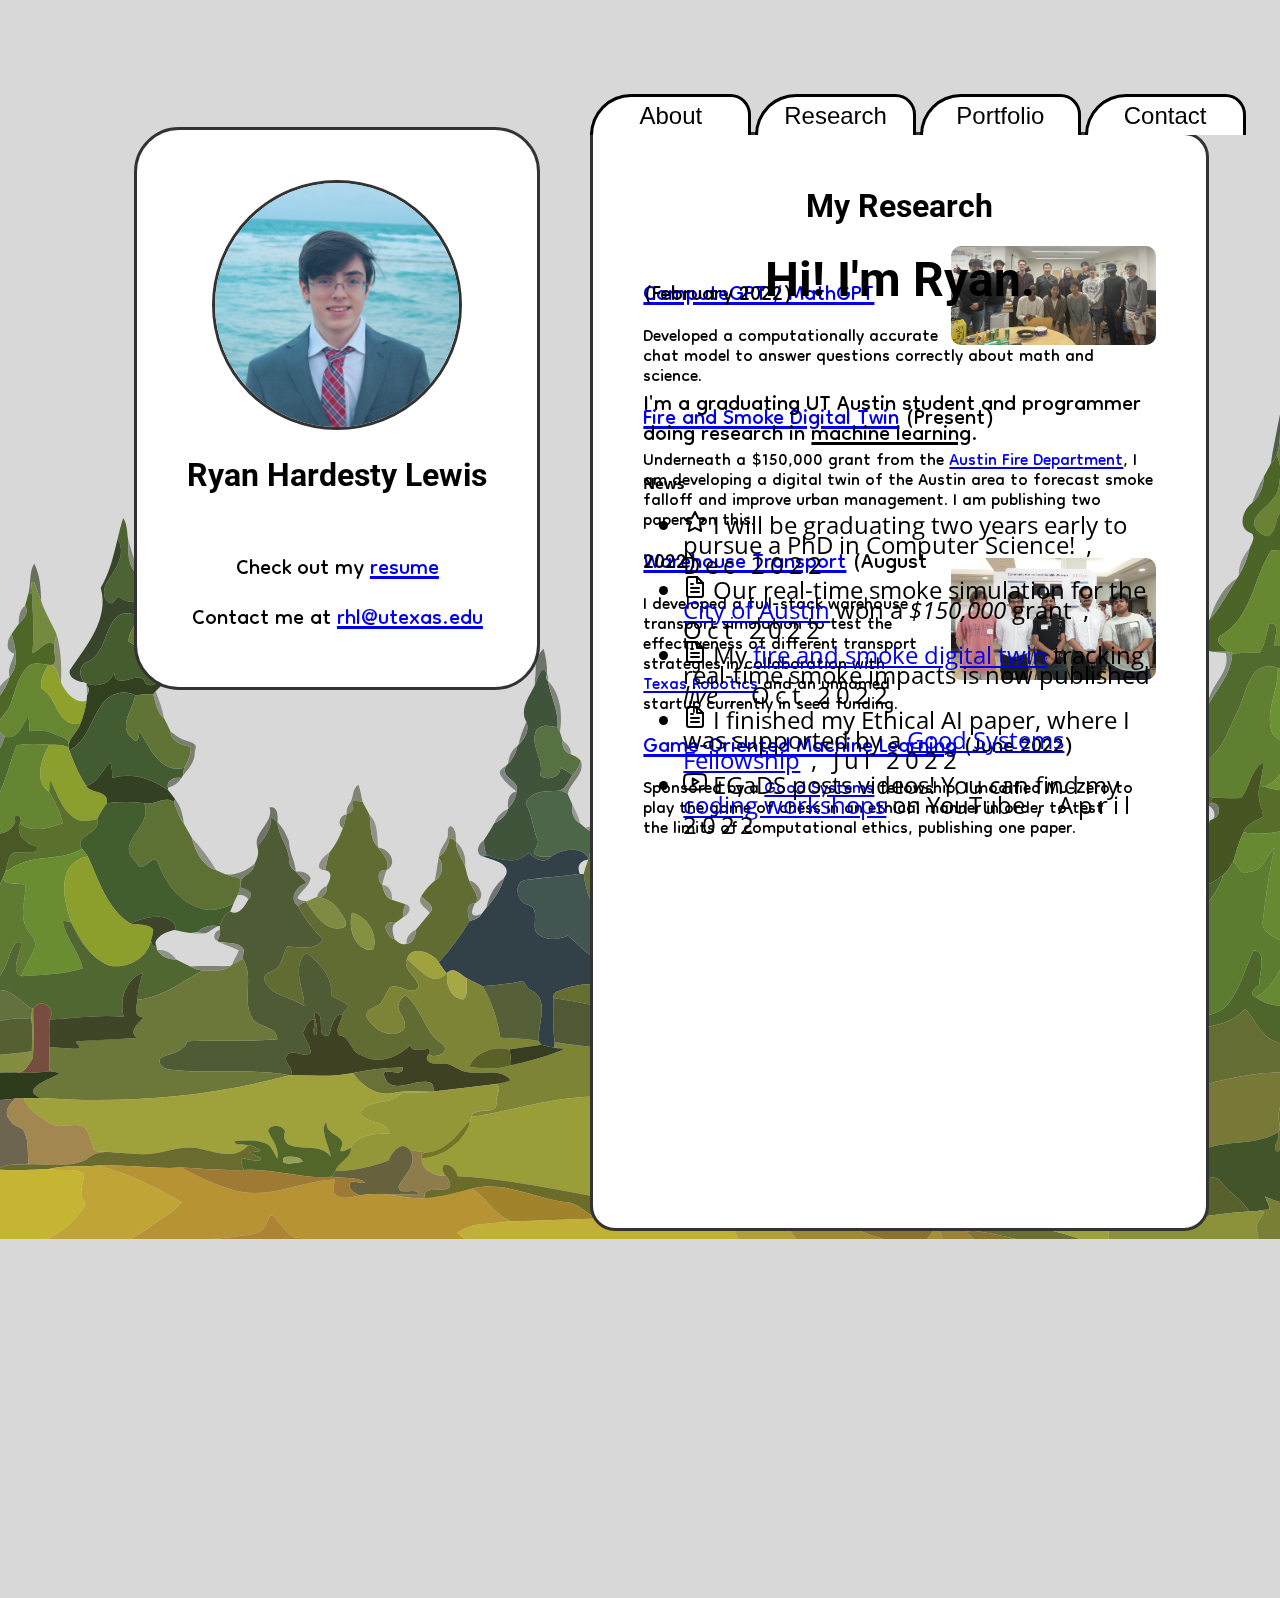
<file: index.html>
<!DOCTYPE html>
<!--
    Personal Website created for Paul Toprac's Assignment #1
    Course: Elements of Game Development
-->
<html lang="en-US">
    <head>
        <meta charset="utf-8">
        <meta name="viewport" content="width=device-width, initial-scale=1">
        <meta name="description" content="I'm Ryan Hardesty Lewis, and this is my website. Click it.">
        <meta name="author" content="Ryan Hardesty Lewis">
    	<link rel="shortcut icon" href="favicon.ico">
        <title>Ryan Hardesty Lewis</title>
        <meta property="og:title" content="Ryan Hardesty Lewis">
        <meta property="og:type" content="website">
        <meta property="og:url" content="https://ryanhardestylewis.com/">
        <meta property="og:image" content="https://avatars.githubusercontent.com/u/76540311?v=4">
        <meta property="og:description" content="I'm Ryan Hardesty Lewis, and this is my website. Click it.">
        <meta name="theme-color" content="#FF0000">
        <meta name="twitter:card" content="I'm Ryan Hardesty Lewis, and this is my website. Click it.!">
        <link rel="preconnect" href="https://fonts.googleapis.com" crossorigin>
        <link rel="stylesheet" type="text/css" href="style.css" />
    </head>
    <body>
        <div id="content">
            <div id="profileboxwrap">
                <div>
                    <br />
                    <br />
                </div>
                <div id="profilebox">
                    <a href="#">
                        <img class="picture" src="profile.png" height="250vh" width="250vh" alt="Picture of Ryan" />
                    </a>
                    <h1>Ryan Hardesty Lewis</h1>
                    <span style="line-height:40px;">
                        <a target="blank" class="icon-github" href="https://www.github.com/ryanhlewis" aria-label="Github"></a>
                        <a target="blank" class="icon-linkedin-square" href="https://www.linkedin.com/in/ryanhardestylewis" aria-label="LinkedIn"></a>
                        <a target="blank" class="icon-itch-dot-io" href="https://ryanhlewis.itch.io/" aria-label="Itch.io"></a>
                    </span>
                    <br />
                    <p>Check out my <a target="blank" href="Ryan Hardesty Lewis' Resume.pdf">resume</a></p>
                    <br />
                    <p style="margin-top: -30px;">Contact me at <a href="mailto:rhl@utexas.edu">rhl@utexas.edu</a></p>
                </div>
            </div>
            <div id="infoboxwrap">
                <div class="buttons">
                    <form action="#about">
                        <button type="submit" class="tab-button">About</button>
                    </form>
                    <form action="#research">
                        <button class="tab-button">Research</button>
                    </form>
                    <form action="#projects">
                        <button class="tab-button">Portfolio</button>
                    </form>
                    <form action="#contact">
                        <button class="tab-button">Contact</button>
                    </form>
                </div>
                <div id="infobox">
                    <div id="displaytext">
                        <!-- This is a hacky way to do this box, and while I originally set this all
                    up with display:none and display:block queries, those did not allow me to
                    do the temporary introduction message that z-index allows.  -->

                        <div id="intro">
                            <br />
                            <br />
                            <br />
                            <h1 class="big">Hi! I'm Ryan.</h1>
                            <br />
                            <div class="text">
                                <p>I'm a graduating UT Austin student and programmer doing research in <u>machine learning</u>.</p>
                                <!--<p>
                                    I am a Freshman, and am actively seeking any and all internships with companies and non-profits alike. I've used my current skillset to create a few games, apps, and websites, and I'm sure I can help your
                                    company out too.
                                </p>
                                <p>If you're not a company, hi! Feel free to poke around, and see what I've been up to! Just use those buttons up at the top to navigate around. I made them myself.</p>-->
                                <div class="row w-100">
                                    <div class="col w-100">
                                        
                                        <div class="row w-100">
                                            <div class="col w-100">
                                                
                                                <h3 class="row  w-100 section-title main_color"> News </h3>
                                                
                                
                                                
                                            </div>
                                        </div>
                                        
                                
                                
                                
                                
                                
                                
                                
                                
                                
                                
                                
                                
                                
                                <div class="news row w-100">
                                    <div class="col w-100">
                                        <ul class="news_list" style="    font-size: 1.7em;
                                        ">
                                            
                                            
                                            
                                            
                                
                                            <li>
                                                
                                                <svg xmlns="http://www.w3.org/2000/svg" width="24" height="24" viewBox="0 0 24 24" fill="none" stroke="currentColor" stroke-width="2" stroke-linecap="round" stroke-linejoin="round" class="feather feather-star"><polygon points="12 2 15.09 8.26 22 9.27 17 14.14 18.18 21.02 12 17.77 5.82 21.02 7 14.14 2 9.27 8.91 8.26 12 2"></polygon></svg>                                                
                                
                                                <gds style="margin-top:100px">
                                                I will be graduating two years early to pursue a PhD in Computer Science!
                                                </gds>
                                
                                                
                                                <span class="secondary_font text-muted">, Dec 2022</span>
                                                
                                
                                            </li>
                                            
                                            
                                            
                                            
                                
                                            <li>
                                                
                                                <svg xmlns="http://www.w3.org/2000/svg" width="24" height="24" viewBox="0 0 24 24" fill="none" stroke="currentColor" stroke-width="2" stroke-linecap="round" stroke-linejoin="round" class="feather feather-file-text"><path d="M14 2H6a2 2 0 0 0-2 2v16a2 2 0 0 0 2 2h12a2 2 0 0 0 2-2V8z"></path><polyline points="14 2 14 8 20 8"></polyline><line x1="16" y1="13" x2="8" y2="13"></line><line x1="16" y1="17" x2="8" y2="17"></line><polyline points="10 9 9 9 8 9"></polyline></svg>
                                                
                                
                                                
                                                Our real-time smoke simulation for the <a href="https://austin.gov">City of Austin</a> won a <em>$150,000</em> grant
                                                
                                
                                                
                                                <span class="secondary_font text-muted">, Oct 2022</span>
                                                
                                
                                            </li>
                                            
                                            
                                
                                            <li>
                                                
                                                <svg xmlns="http://www.w3.org/2000/svg" width="24" height="24" viewBox="0 0 24 24" fill="none" stroke="currentColor" stroke-width="2" stroke-linecap="round" stroke-linejoin="round" class="feather feather-file-text"><path d="M14 2H6a2 2 0 0 0-2 2v16a2 2 0 0 0 2 2h12a2 2 0 0 0 2-2V8z"></path><polyline points="14 2 14 8 20 8"></polyline><line x1="16" y1="13" x2="8" y2="13"></line><line x1="16" y1="17" x2="8" y2="17"></line><polyline points="10 9 9 9 8 9"></polyline></svg>
                                                
                                
                                                
                                                My <a href="https://smartcity.tacc.utexas.edu/FireIncident/FireIncidentMap.html">fire and smoke digital twin</a> tracking real-time smoke impacts is now published <em>live</em>
                                                
                                
                                                
                                                <span class="secondary_font text-muted">, Oct 2022</span>
                                                
                                
                                            </li>
                                            
                                            
                                
                                            <li>
                                                
                                                <svg xmlns="http://www.w3.org/2000/svg" width="24" height="24" viewBox="0 0 24 24" fill="none" stroke="currentColor" stroke-width="2" stroke-linecap="round" stroke-linejoin="round" class="feather feather-file-text"><path d="M14 2H6a2 2 0 0 0-2 2v16a2 2 0 0 0 2 2h12a2 2 0 0 0 2-2V8z"></path><polyline points="14 2 14 8 20 8"></polyline><line x1="16" y1="13" x2="8" y2="13"></line><line x1="16" y1="17" x2="8" y2="17"></line><polyline points="10 9 9 9 8 9"></polyline></svg>
                                                
                                
                                                
                                                I finished my Ethical AI paper, where I was supported by a <a href="https://goodsystems.utexas.edu">Good Systems Fellowship</a>
                                                
                                
                                                
                                                <span class="secondary_font text-muted">, Jul 2022</span>
                                                
                                
                                            </li>
                                            
                                            
                                            
                                            
                                
                                            <li>
                                                
                                                <svg xmlns="http://www.w3.org/2000/svg" width="24" height="24" viewBox="0 0 24 24" fill="none" stroke="currentColor" stroke-width="2" stroke-linecap="round" stroke-linejoin="round" class="feather feather-youtube"><path d="M22.54 6.42a2.78 2.78 0 0 0-1.94-2C18.88 4 12 4 12 4s-6.88 0-8.6.46a2.78 2.78 0 0 0-1.94 2A29 29 0 0 0 1 11.75a29 29 0 0 0 .46 5.33A2.78 2.78 0 0 0 3.4 19c1.72.46 8.6.46 8.6.46s6.88 0 8.6-.46a2.78 2.78 0 0 0 1.94-2 29 29 0 0 0 .46-5.25 29 29 0 0 0-.46-5.33z"></path><polygon points="9.75 15.02 15.5 11.75 9.75 8.48 9.75 15.02"></polygon></svg>
                                                
                                
                                                
                                                EGaDS posts videos! You can find my <a href="https://www.youtube.com/user/egadsaustin">coding workshops</a> on YouTube
                                                
                                
                                                
                                                <span class="secondary_font text-muted">, April 2022</span>
                                                
                                
                                            </li>
                                            
                                        </ul>
                                    </div>
                                </div></div>
                                </div>
                            </div>
                        </div>

                        <div id="about">
                            <h1>About Me</h1>
                            <div class="text">
                                <!--<p>I'm Ryan. I make games, apps, websites (even this one), and more!</p>-->
                                <p></p>
                                <p>
                                    I develop machine learning for digital twins. My primary application areas are improving urban management, forecasting smoke falloff, and creating algorithms for computational ethics. 
                                    Currently, I am an Undergraduate Research Assistant at UT Austin, hosted by <a href="https://soa.utexas.edu/faculty/junfeng-jiao">Dr. Junfeng Jiao</a> and the <a href="https://sites.utexas.edu/uil/">Urban Information Lab</a>. 
                                    In 2023, I will obtain my BS in Mathematics from UT, where I benefited from mentors at <a href="https://goodsystems.utexas.edu">Good Systems</a> and the <a href="https://oden.utexas.edu">ODEN Institute</a>.
                                </p>
                                <p>

                                    <div class="about row w-100" style="display:flex; font-size:large; ">
    
                                        <div class="interests col ">
                                            <h4 class="main_color">Interests</h4>
                                            <ul style="font-size: xx-large;
                                            font-family: 'Dongle', sans-serif;
                                            line-height: 30px;">
                                                
                                                <li style="padding: 5px;">
                                                    Machine learning
                                                </li>
                                                
                                                <li style="padding: 5px;">
                                                    IoT / Big Data
                                                </li>
                                                
                                                <li style="padding: 5px;">
                                                    Computational ethics
                                                </li>
                                                
                                                <li style="padding: 5px;">
                                                    Climate change adaptation
                                                </li>
                                                
                                                <li style="padding: 5px;">
                                                    Causal inference
                                                </li>
                                                
                                            </ul>
                                        </div>
                                        
                                        
                                        
                                        <div class="academia col" style="margin-left: 12%;">
                                            <h4 class="main_color">Academia</h4>
                                            
                                            <div class="row" style="display:flex; font-size: xx-large;
                                            font-family: 'Dongle', sans-serif;
                                            line-height: 30px;">
                                                <div class="course col">
                                                    <div class="institution_dates row" style="display:flex;">
                                                        <div class="institution col" id="institution_title">
                                                            University of Texas at Austin
                                                        </div>
                                                        <div class="main_color dates col-md-auto  justify-content-end" style="margin-left:auto;">
                                                            2021
                                                            
                                                            - 2023
                                                            
                                                        </div>
                                                    </div>
                                                    <div class="degree_major row">
                                                        <div class="text-muted col" style="color:grey;">
                                                            B.S. Mathematics
                                        
                                                            
                                                        </div>
                                                    </div>
                                        
                                                    
                                                    <div class="other_info row text-muted" style="line-height: 0.7;">
                                                        <div class="col" style="color:grey;">
                                                            Certified by the ODEN Institute and the Department of Computer Science
                                                        </div>
                                                    </div>
                                                    
                                                </div>
                                            </div>
                                            
                                            
                                        </div>
                                        
                                        
                                        </div>

                                </p>
                                <!--<p>I think together, we could act together and do something great. <a href="#contact">Get in touch.</a></p>-->
                            </div>
                        </div>

                        <div id="research">
                            <h1>My Research</h1>
                            <div class="text">
                                <img style="float:right; border-radius:10px" src="lab.JPG" width="40%" height="40%"></img>
                                <br>
                                <p style="line-height: 0px;"><a target="blank" href="https://computegpt.org">ComputeGPT / MathGPT</a> (February 2022)</p>
                                <p style="font-size: 1.6em; line-height: 20px;">
                                    Developed a computationally accurate chat model to answer questions correctly about math and science.
                                </p> 
                                <p style="line-height: 0px;"><a target="blank" href="https://smartcity.tacc.utexas.edu/FireIncident/FireIncidentMap.html">Fire and Smoke Digital Twin</a> (Present)</p>
                                <p style="font-size: 1.6em; line-height: 20px;">
                                    Underneath a $150,000 grant from the <a href="https://www.austintexas.gov/department/fire">Austin Fire Department</a>, I am developing a digital twin of the Austin area to forecast smoke falloff and improve urban management. I am publishing two papers on this.
                                </p>
                                <img style="float:right; border-radius:10px" src="CHSM.jpg" width="40%" height="40%"></img>
                                
                                <p style="line-height: 0px;"><a target="blank" href="https://github.com/ryanhlewis/">Warehouse Transport</a> (August 2022)</p>
                                <p style="font-size: 1.6em; line-height: 20px;">
                                    I developed a full-stack warehouse transport simulation to test the <br> effectiveness of different transport strategies in collaboration with <br> <a href="https://robotics.utexas.edu/">Texas Robotics</a> and an unnamed startup currently in seed funding.
                                    
                                </p>
                                <!-- <p style="line-height: 0px;"><a target="blank" href="https://sites.utexas.edu/nsf-civic/">Community Hub for Smart Mobility</a> (July 2022)</p>
                                <p style="font-size: 1.6em; line-height: 20px;">
                                    Hosting transfer students from Saudi Arabia, we created a <Br> ride-sharing app for the Georgian Acres Redevelopment Project.
                                </p> -->
                                <p style="line-height: 0px;"><a target="blank" href="https://ryanhardestylewis.com/AI">Game-Oriented Machine Learning</a> (June 2022)</p>
                                <p style="font-size: 1.6em; line-height: 20px;">
                                    Sponsored by a <a href="https://goodsystems.utexas.edu">Good Systems</a> fellowship, I modified Mu-Zero to <br> play the game of chess in an ethical manner in order to test <br> the limits of computational ethics, publishing one paper.
                                </p>
                            </div>
                        </div>


                        <div id="projects">
                            <h1>My Projects</h1>
                            <div class="text">
                                <!--<p style="line-height: 30px;">Here's my latest projects. Also, check out my <a target="blank" href="games.html">Visual Game Website.</a></p>-->
                                <br>
                                <p style="line-height: 0px;"><a target="blank" href="#">Git-based Cord</a> (Present)</p>
                                <p style="font-size: 1.6em; line-height: 20px;">
                                    A git-based chat client as an alternative to Discord. This is a work in progress using strictly pure JS- no inefficient memory and battery draining libraries like React that are famous for being bloatware.
                                </p>
                                <p style="line-height: 0px;"><a target="blank" href="https://hallowed-island.web.app">Hallowed Island</a> (October 2021)</p>
                                <p style="font-size: 1.6em; line-height: 20px;">
                                    Made as a one-week challenge for Halloween, this 3D first person shooter game features three uniquely scripted bosses, a huge environment, and an hour experience through a dungeon. This was developed primarily in C# and Unity.
                                </p>
                                <p style="line-height: 0px;"><a target="blank" href="https://otakupuzzle.ga">Otaku Puzzle</a> (July 2021)</p>
                                <p style="font-size: 1.6em; line-height: 20px;">
                                    Made as a response to a friend's challenge about "easy to make puzzle games", this spin on classic 2D puzzles games is 3D, top-down, includes full networking support through WebSockets, implements a
                                    search engine media scraper, and creates puzzles that support videos, GIFs, and most formats. 
                                </p>
                                <p style="line-height: 0px;"><a target="blank" href="https://github.com/ryanhlewis/updatelauncher">Update Launcher</a> (July 2021)</p>
                                <p style="font-size: 1.6em; line-height: 20px;">
                                    Made in a few hours with Visual Studio after realizing Otaku Puzzle needed a system that fetched the most recent update, and applied it. This was fairly simple, and includes a tutorial on using it for
                                    your own apps. I utilized .NET Core and various Windows APIs to access registry keys for versioning and the file system.
                                </p>
                                <!--
                                <p style="line-height: 0px;"><a target="blank" href="https://good-guy-knight.web.app">Good Guy Knight</a> (June 2020)</p>
                                <p style="font-size: 1.6em; line-height: 20px;">
                                    Made in around two weeks during downtime in the summer, this is a 2D side scroller that follows a sarcastic storyline, and should take around twenty minutes to finish.
                                </p>
                                -->
                            </div>
                        </div>

                        <div id="contact">
                            <h1>Contact Me</h1>
                            <img style="float:right; border-radius:10px" src="mountain.jpg" width="40%" height="40%">
                        </img>
                            <div class="text">
                                <p style="line-height: 20px;">ㅤㅤㅤㅤㅤㅤㅤㅤㅤㅤㅤㅤㅤㅤㅤㅤㅤㅤㅤㅤㅤㅤㅤㅤㅤㅤㅤㅤ</p>
                                <p>Email: rhl (AT) utexas.edu </p>
                                <p>Discord:
                                    Ryan Hardesty Lewis 
                                    #2641</p>
                                <p>Itch.io: <a target="blank" href="https://ryanhlewis.itch.io/">
                                    https://ryanhlewis.
                                    itch.io/</a></p>
                                <p>LinkedIn: <a target="blank" href="https://linkedin.com/in/ryanhardestylewis">
                                    https://linkedin.com/in/
                                    ryanhardestylewis</a></p>
                                <p>Github: <a target="blank" href="https://github.com/ryanhlewis">
                                    https://github.com/
                                    ryanhlewis</a></p>
                                <!--<p>ㅤㅤㅤㅤㅤㅤㅤㅤㅤㅤㅤㅤㅤㅤㅤㅤㅤㅤㅤㅤㅤㅤㅤㅤㅤㅤㅤㅤㅤㅤㅤㅤㅤㅤㅤㅤㅤ</p>-->
                            </div>
                            <p style="float:right; width:50%; margin-left:50%; font-size:1.7em">Like many folks with an academic webpage, I have at least once been photographed smiling on a mountain.</p>
                        </div>
                        
                    </div>
                </div>
            </div>
        </div>
    </body>
</html>
</file>
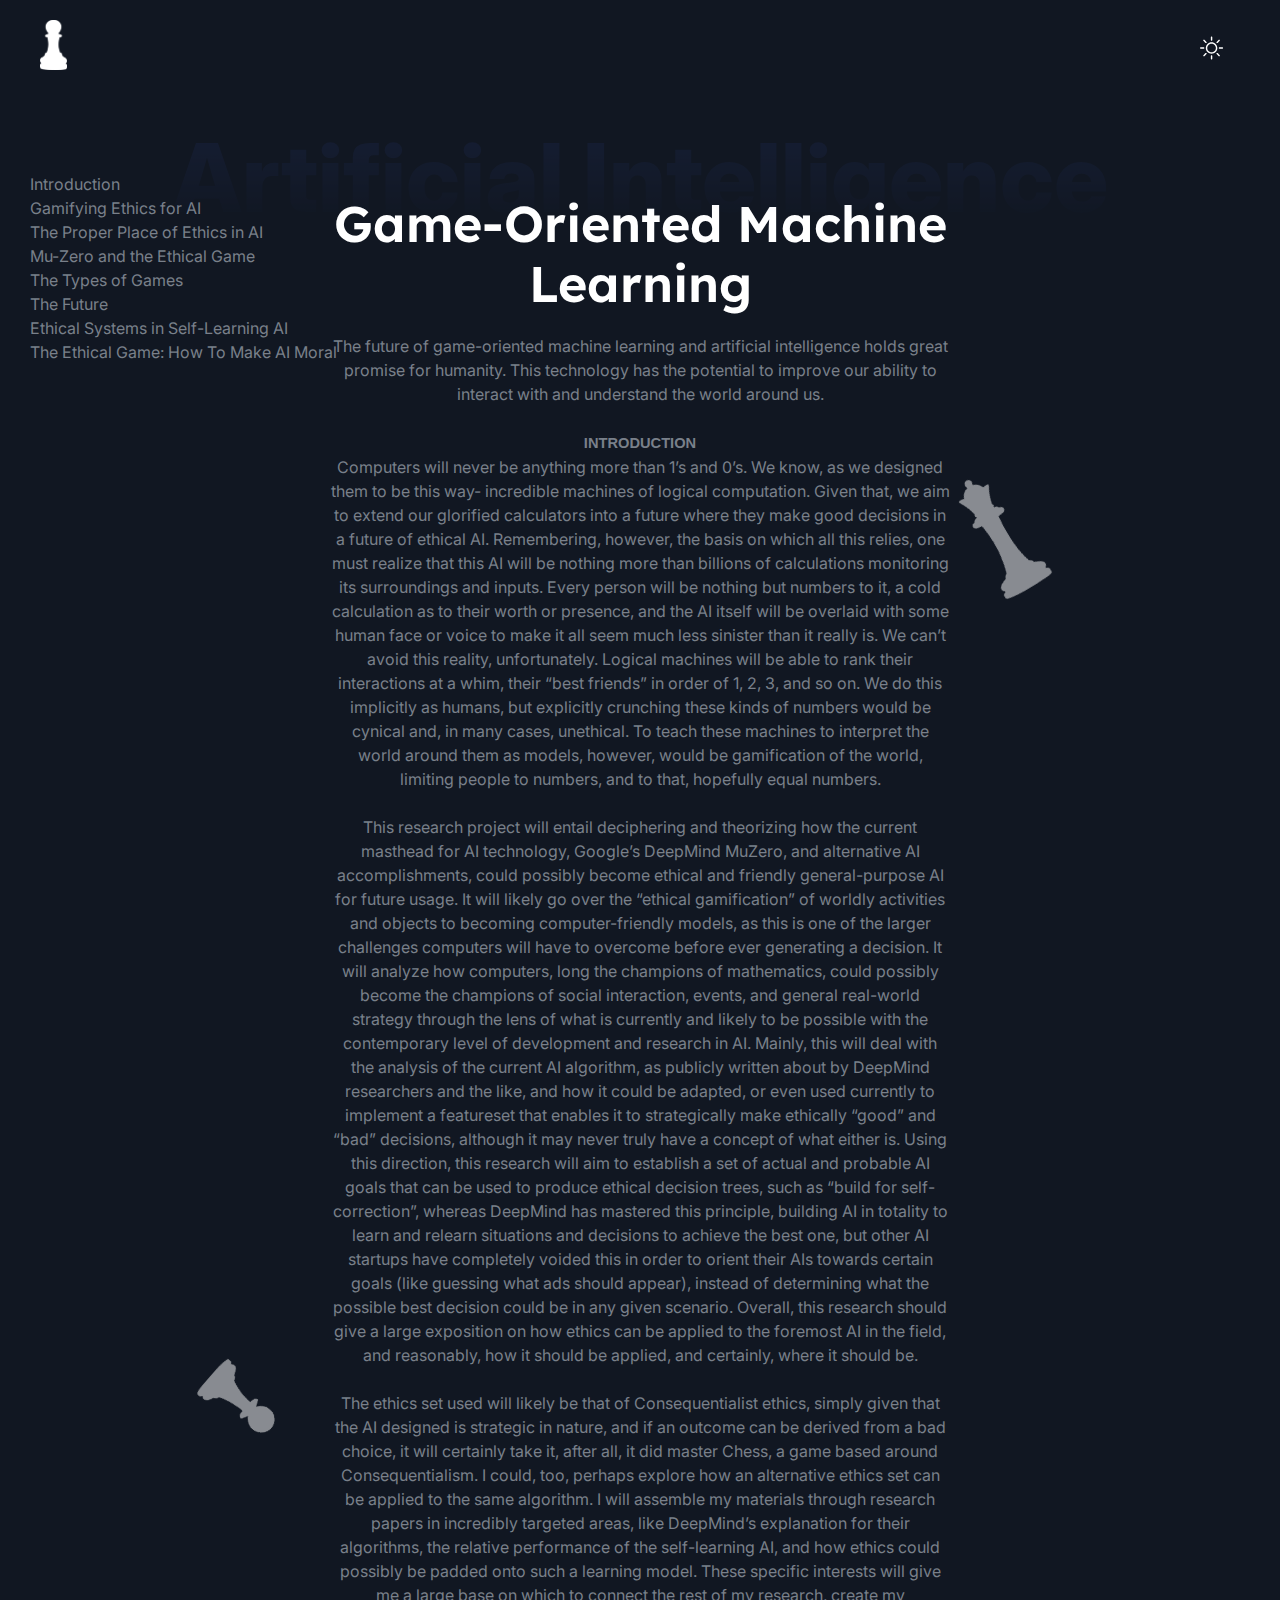
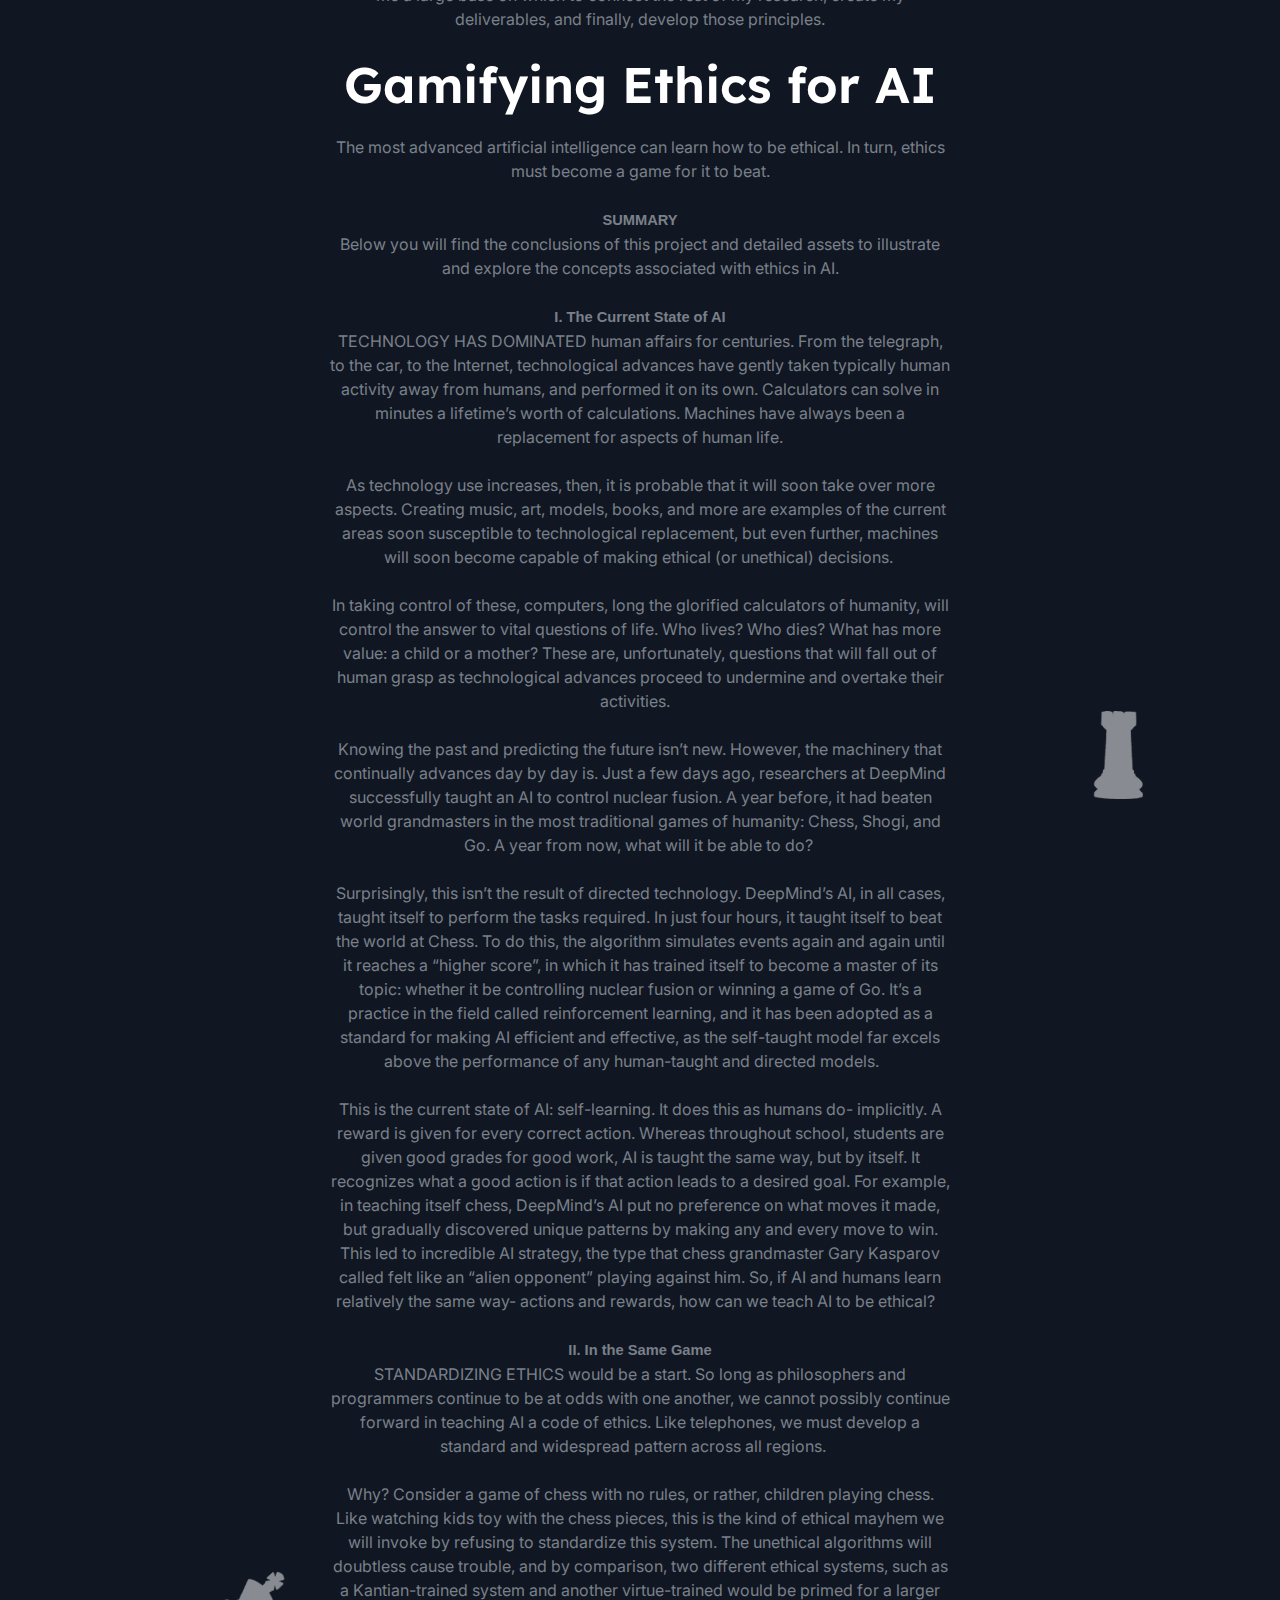
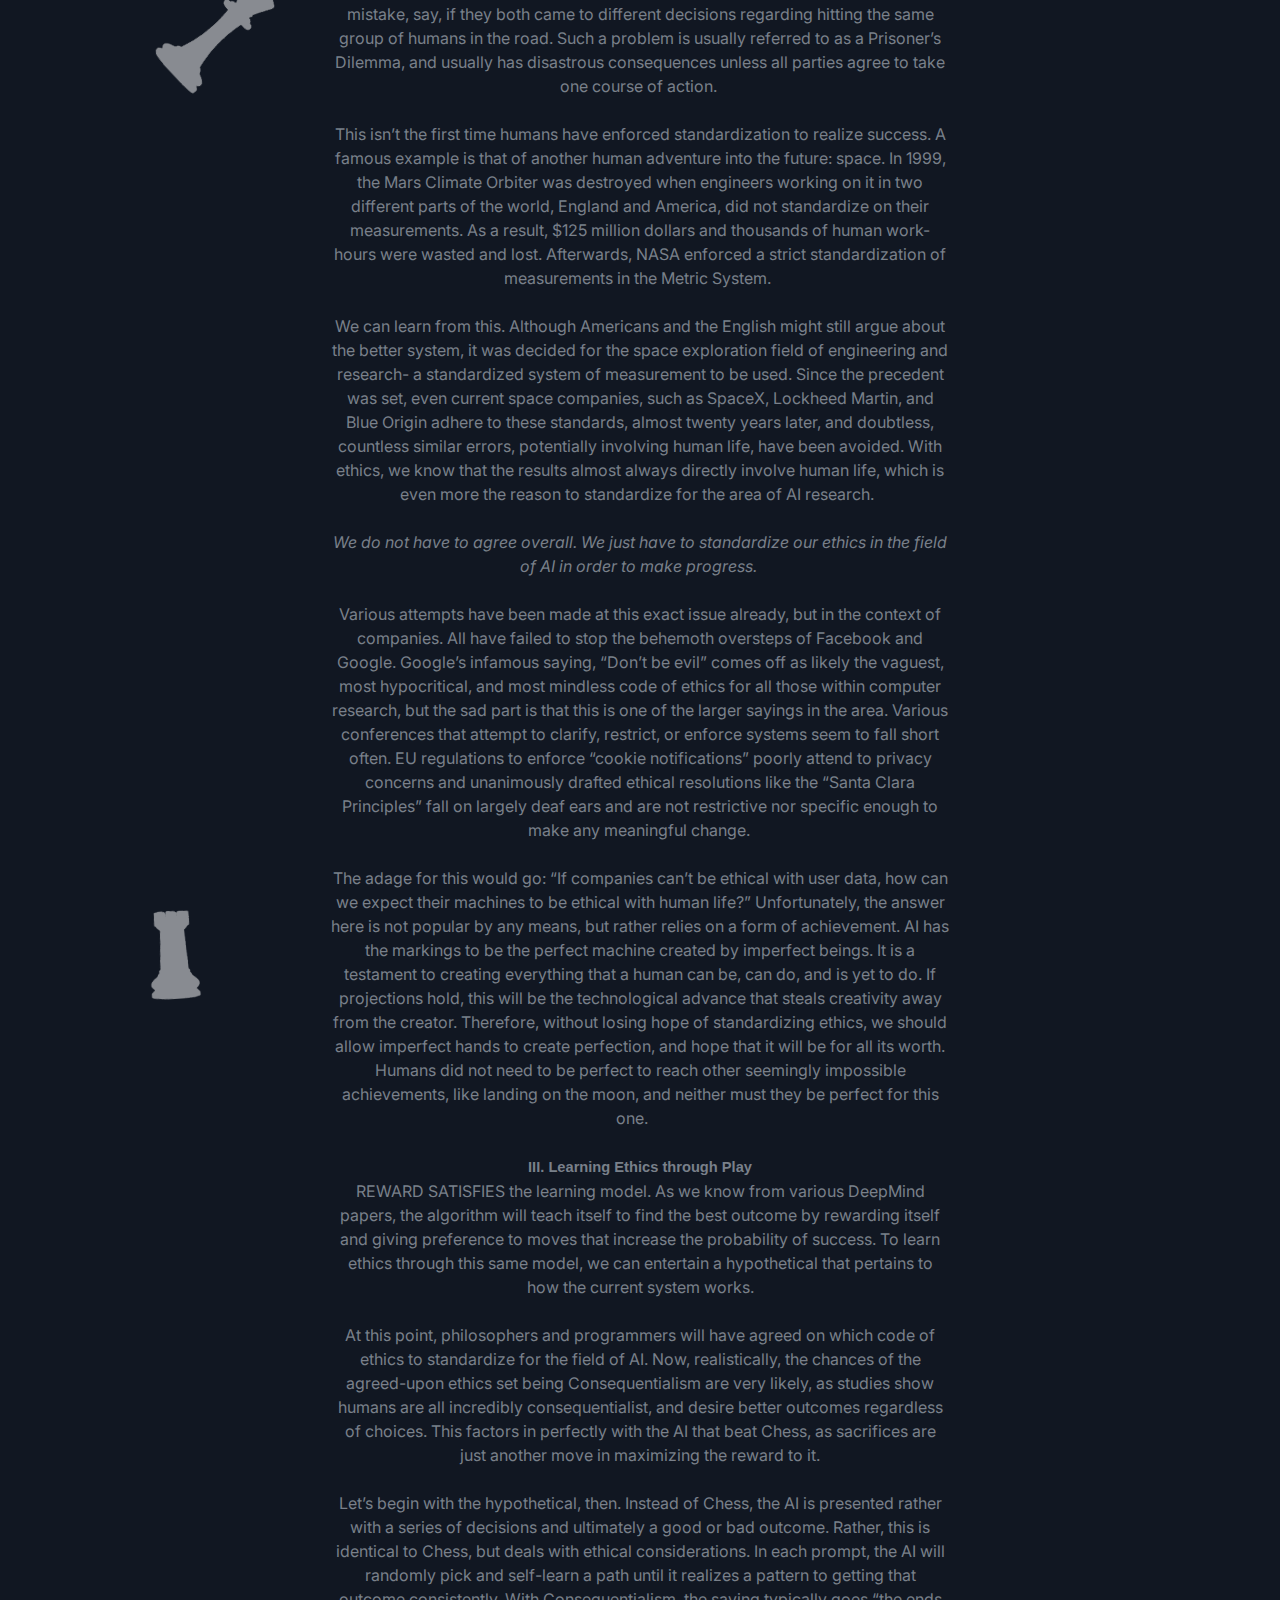
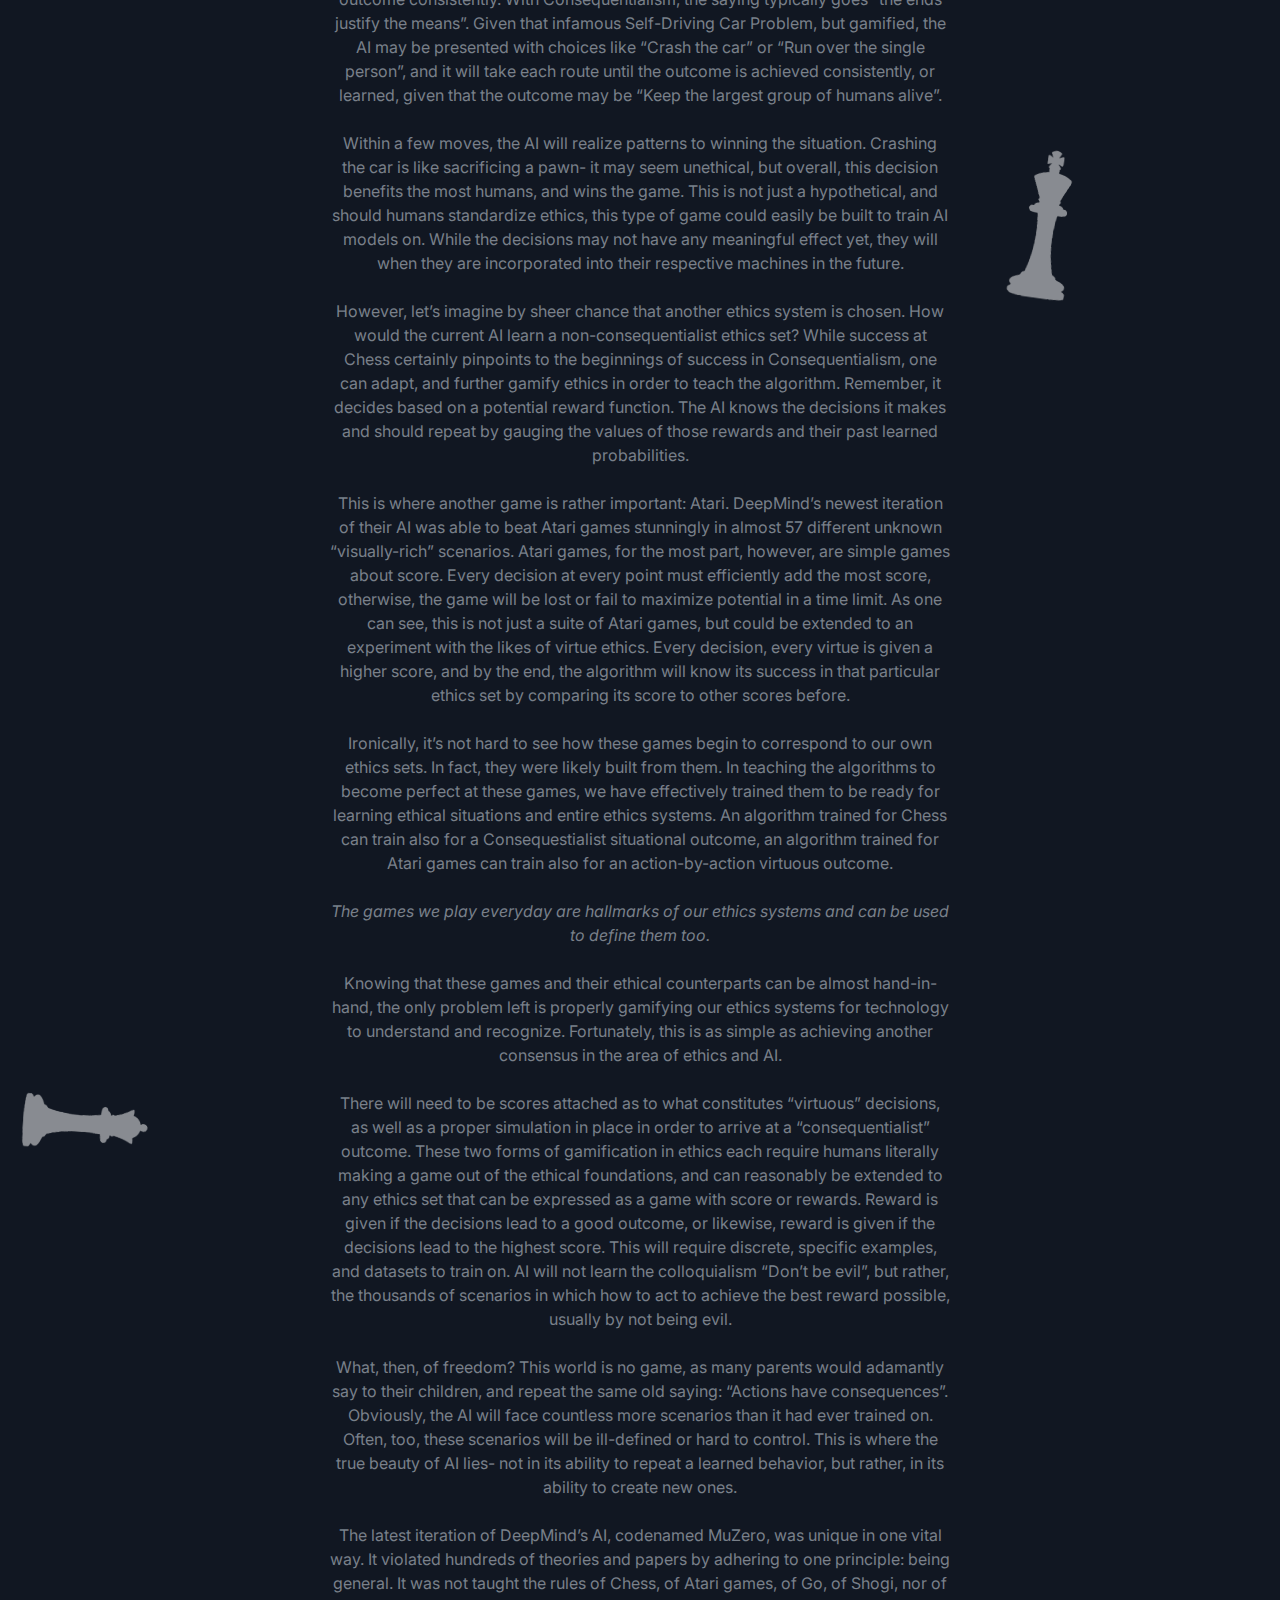
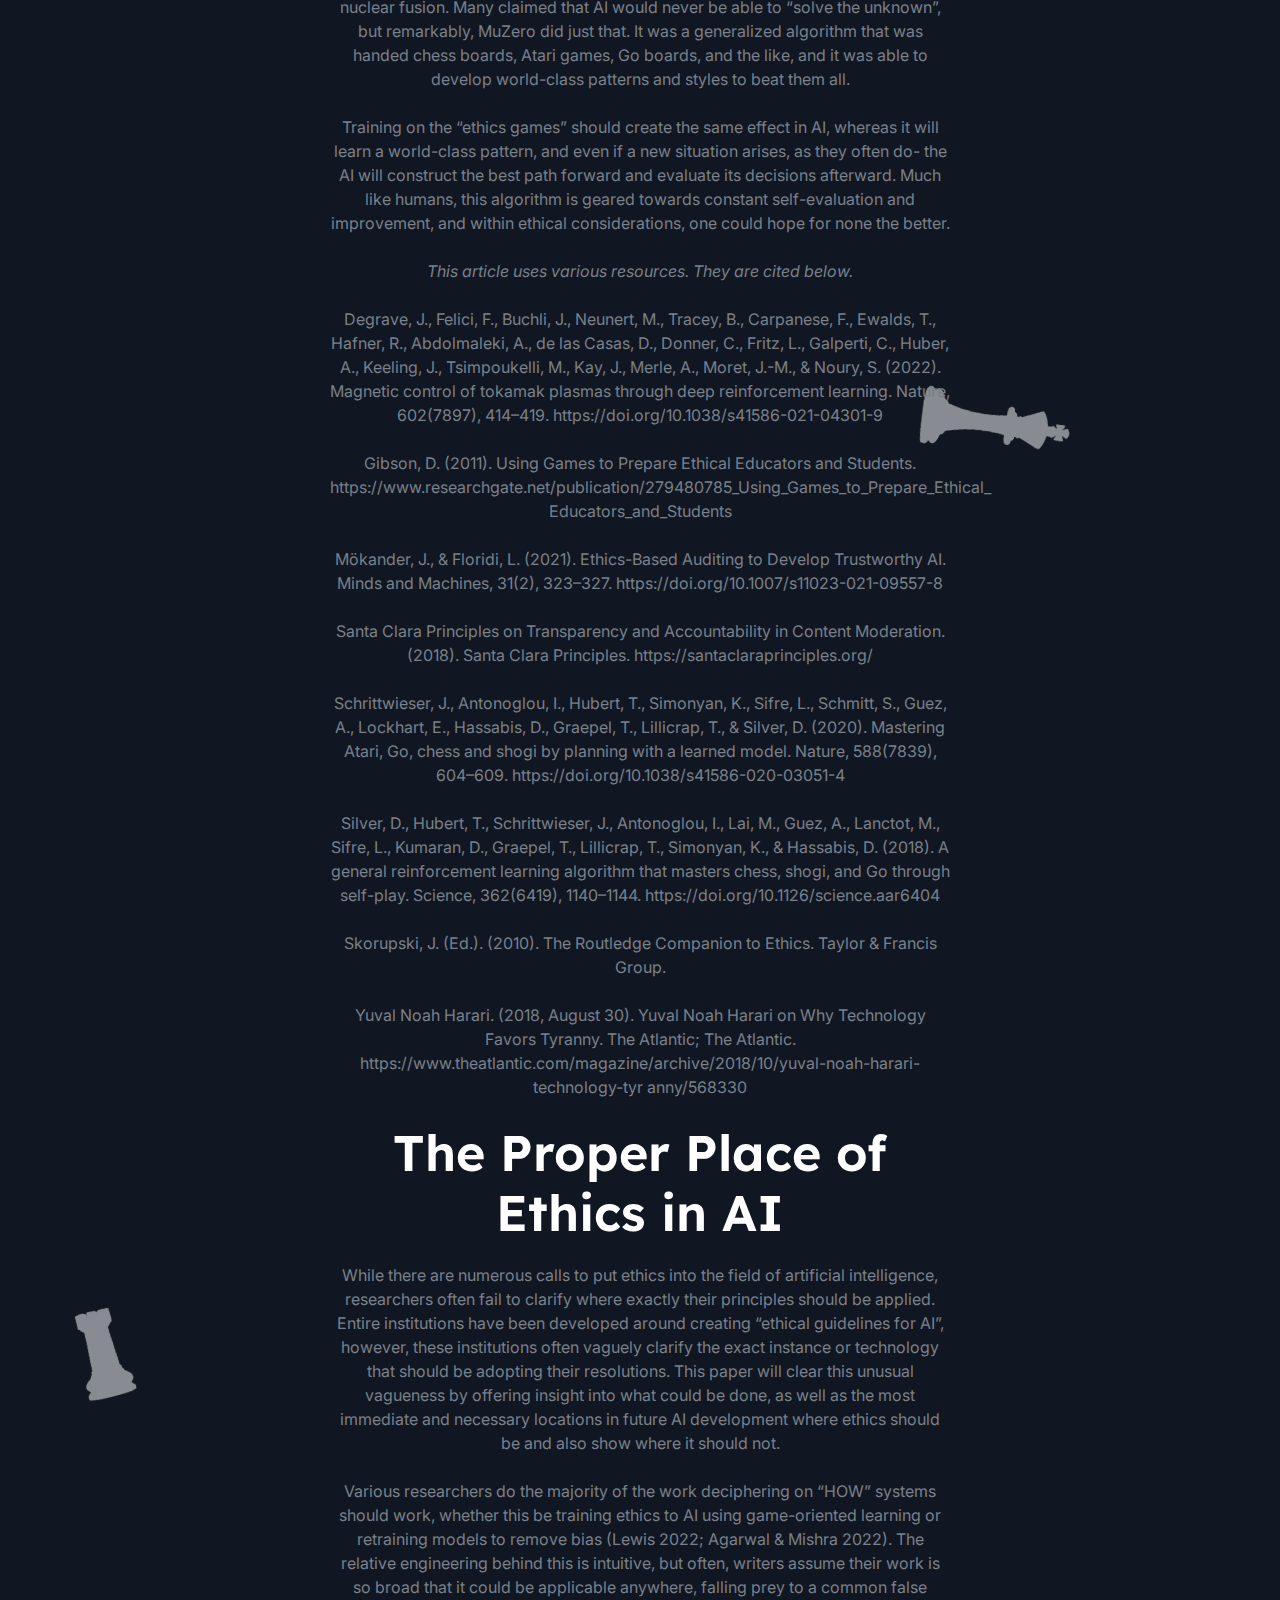
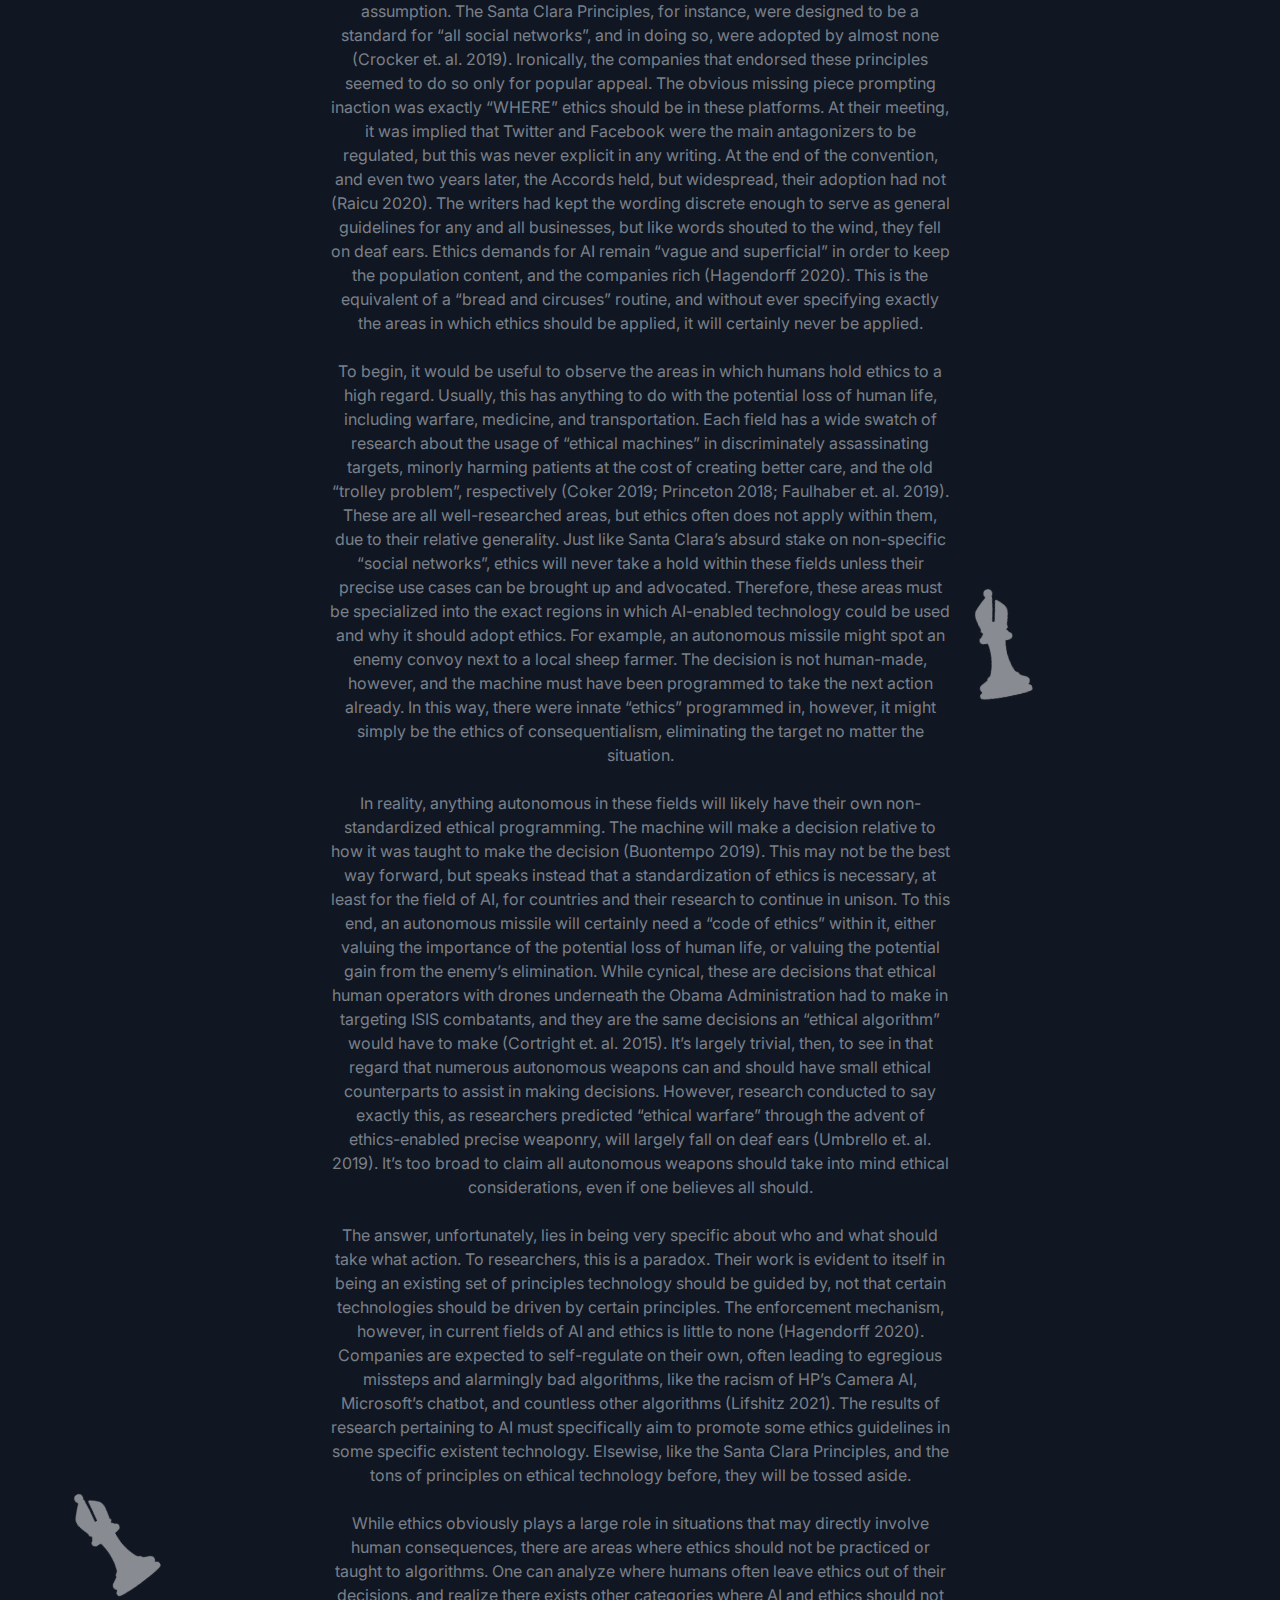
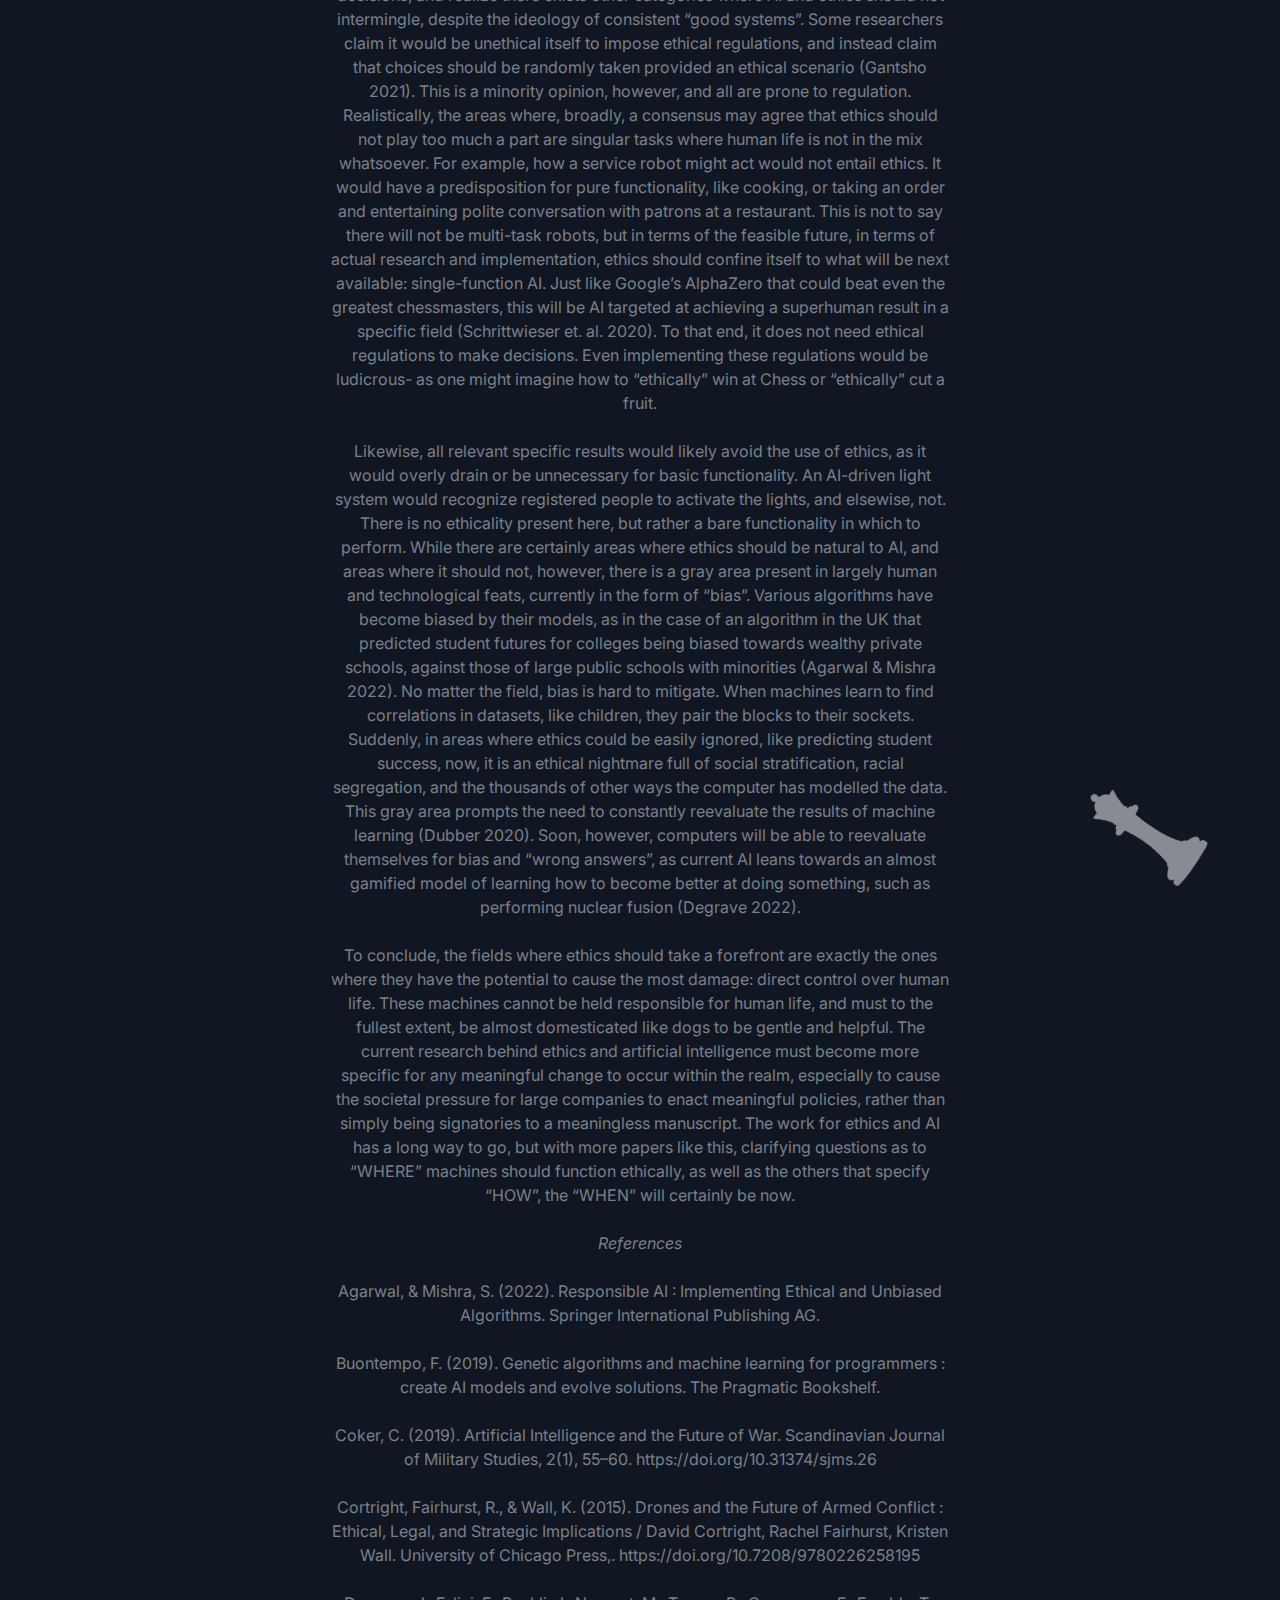
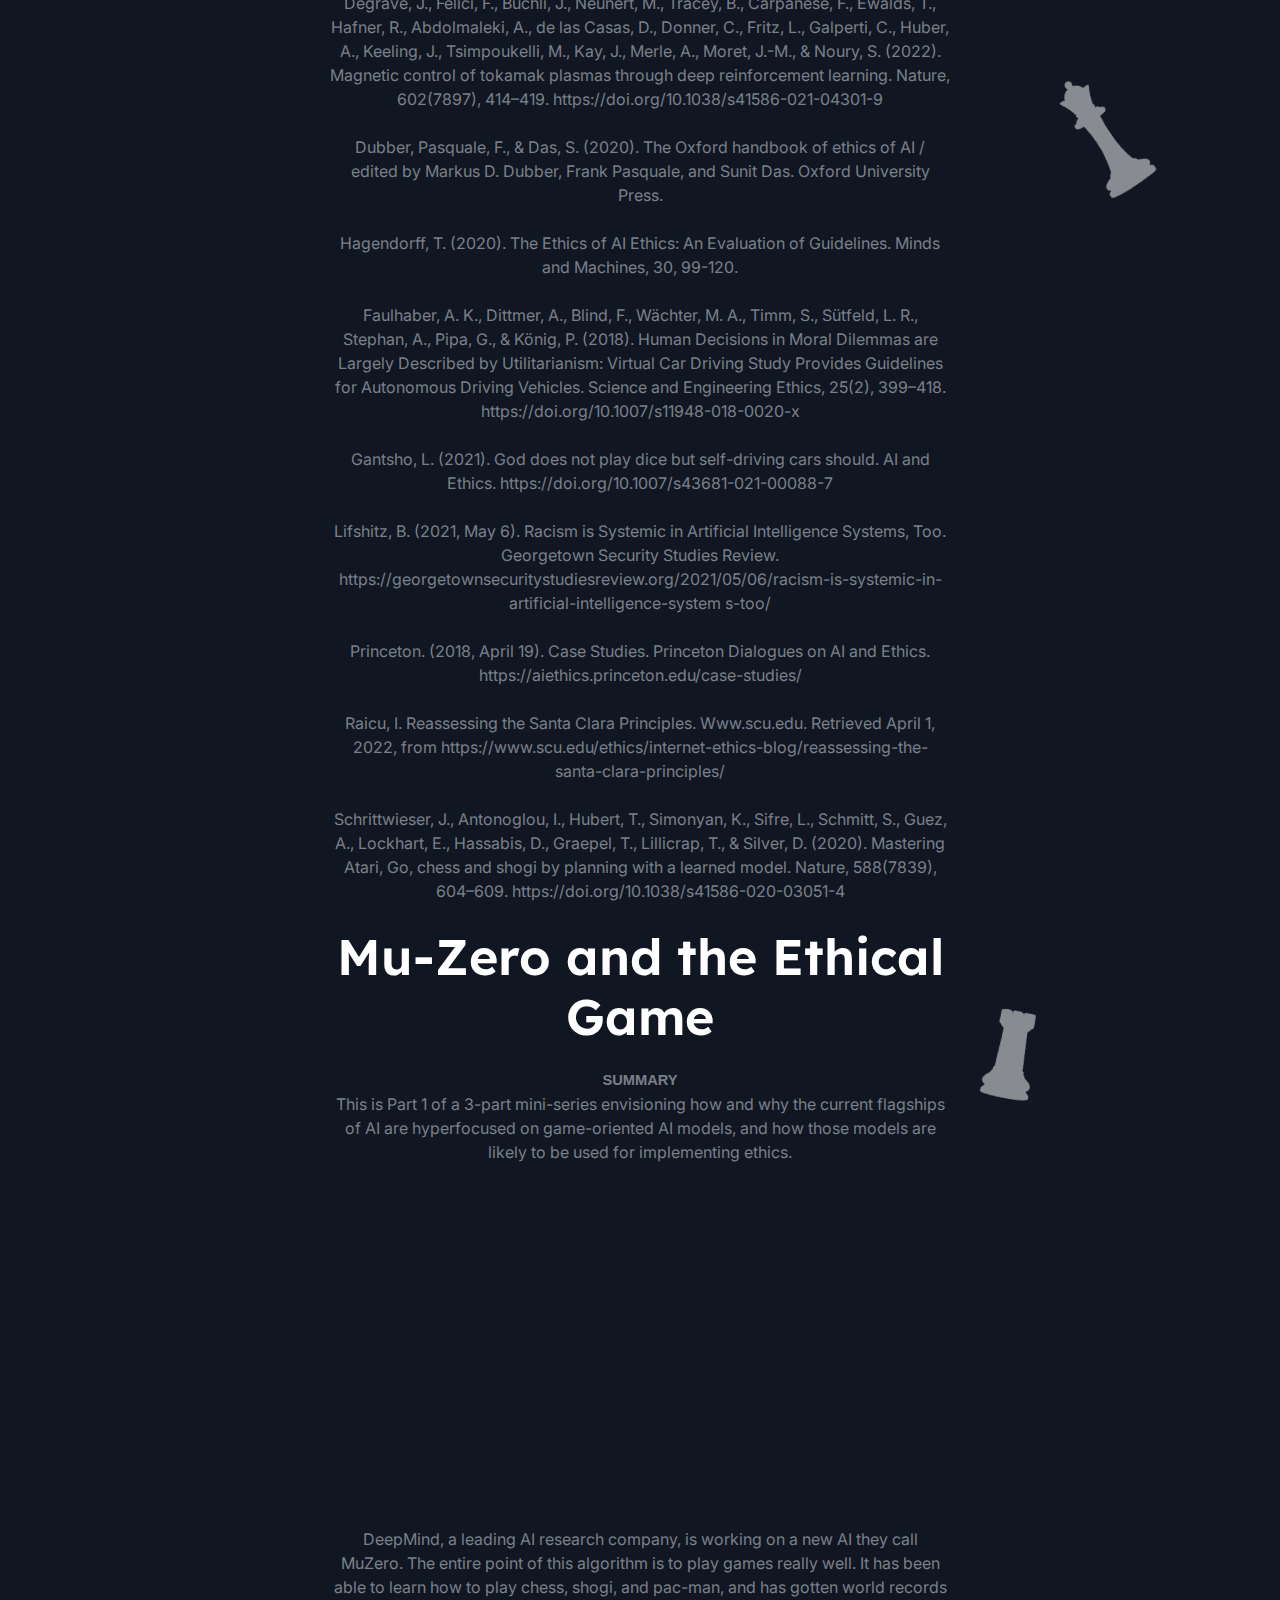
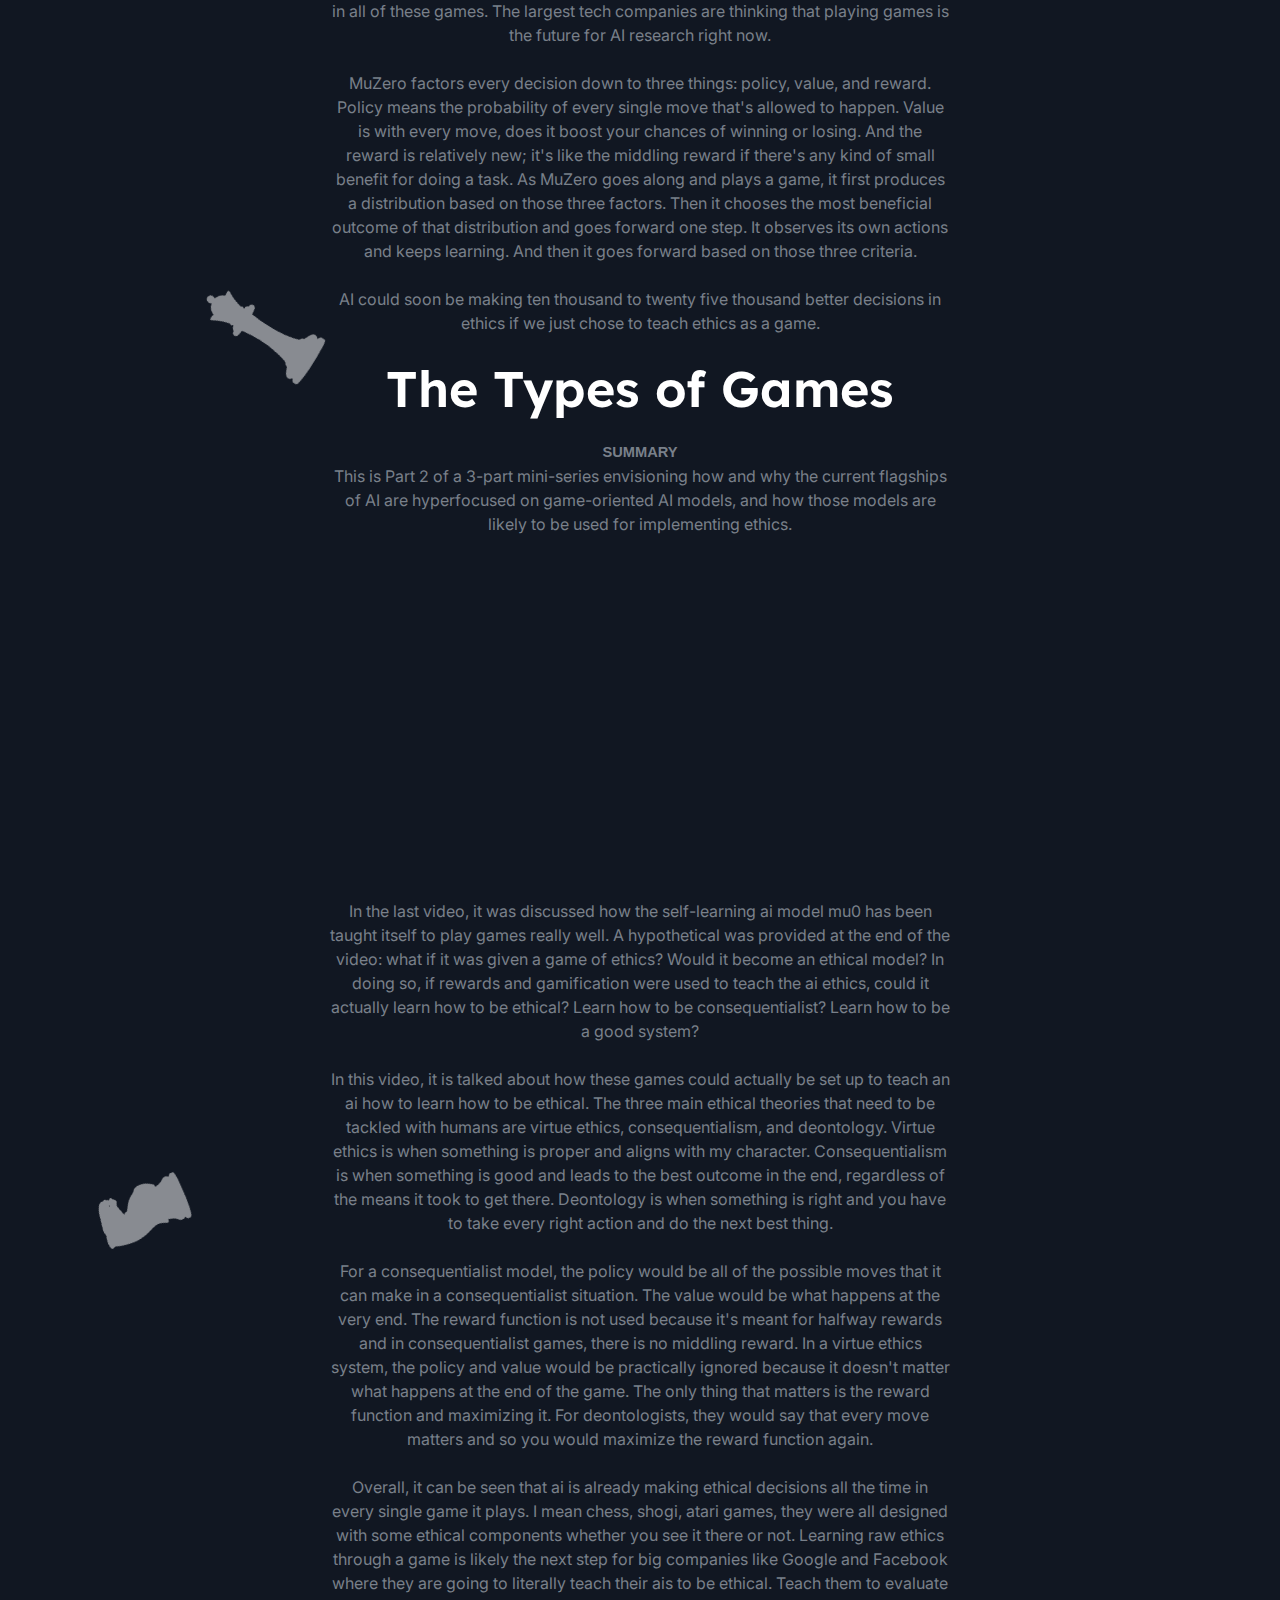
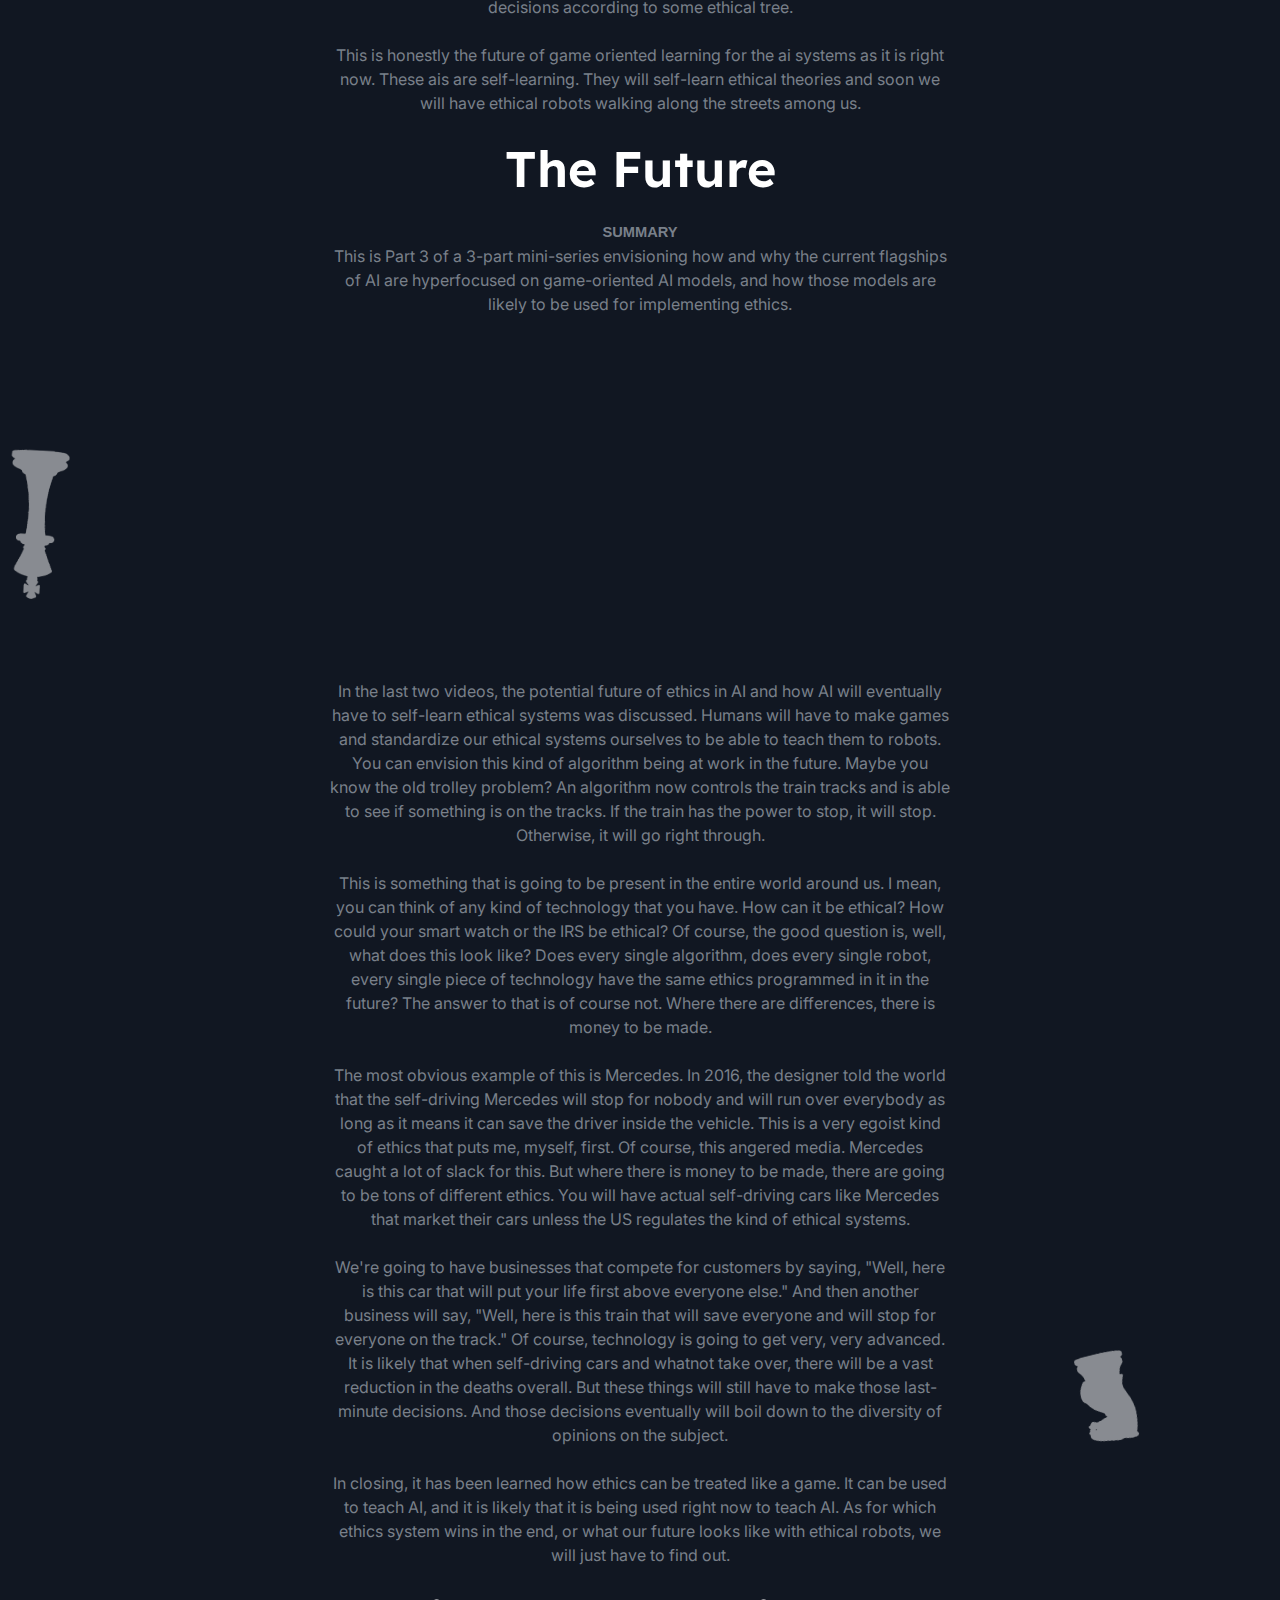
<file: AI/index.html>
<!DOCTYPE html>
<html lang="en" class="a4s"><head><meta http-equiv="Content-Type" content="text/html; charset=UTF-8">

  <meta http-equiv="X-UA-Compatible" content="IE=edge">
  <meta name="viewport" content="width=device-width, initial-scale=1.0">
  <title>Game-Oriented Machine Learning</title>
  
  <link rel="shortcut icon" href="favicon.ico" type="image/x-icon">
  
  <link rel="stylesheet" href="./index_files/tiny-slider.css">
  <link rel="stylesheet" href="./index_files/animate.css">
  <link rel="stylesheet" href="./index_files/tailwind.css">
  <style></style><style></style>
  <link rel="apple-touch-icon" sizes="180x180" href="/apple-touch-icon.png">
  <link rel="icon" type="image/png" sizes="32x32" href="/favicon-32x32.png">
  <link rel="icon" type="image/png" sizes="16x16" href="/favicon-16x16.png">
  <link rel="manifest" href="/site.webmanifest">
  <link rel="mask-icon" href="/safari-pinned-tab.svg" color="#5bbad5">
  <meta name="msapplication-TileColor" content="#da532c">
  <meta name="theme-color" content="#ffffff">
  </head>
  <body class="dark:a0" spellcheck="true" contenteditable="false">
  
  <header class="header a1 a2 a3 a4">
  <div class="a5 a4 a6 a7 lg:a8 lg:a9 lg:a7 xl:aa 2xl:ab">
  <div class="ac ad[99] ae[250px] lg:a4 xl:ae[350px]">
  <a href="https://ryanhardestylewis.com/" class="af" disabled="false">
  <img src="./index_files/chess.png" alt="logo" class="ag ah[50px] dark:ai" style="
">
  <img src="./index_files/chessD.png" alt="logo" class="ah[50px] dark:ag">
  </a>
  </div>
  <div class="menu-wrapper aj a2 a3 ak al a4 am an ao dark:a0 lg:ap lg:aq lg:a5 lg:ar lg:as lg:at lg:au lg:av dark:lg:at">
  <div class="a4 aw">
  <nav>
  
  </nav>
  </div>
  <div class="a1 a10 a3 a5 a4 a9 a11 a12 a13 ao lg:aq lg:a14 lg:aw lg:au">
  
  
  </div>
  </div>
  <div class="a1 a1a/2 a1b ak a5 a1c/2 a9 lg:aq lg:a1d">
  <label for="darkToggler" class="a1e dark:a1f z-40 ac a5 a1g a1h a1i a9 am a1j a1k dark:aI md:a1l md:a1m">
  <input type="checkbox" onclick = "toggleFavicon()" name="darkToggler" id="darkToggler" class="a1n" aria-label="darkToggler">
  <svg viewBox="0 0 23 23" class="a1o a1p a1q dark:ag md:a1r md:a1s" fill="none">
  <path d="M9.55078 1.5C5.80078 1.5 1.30078 5.25 1.30078 11.25C1.30078 17.25 5.80078 21.75 11.8008 21.75C17.8008 21.75 21.5508 17.25 21.5508 13.5C13.3008 18.75 4.30078 9.75 9.55078 1.5Z" stroke-width="2" stroke-linecap="round" stroke-linejoin="round"></path>
  </svg>
  <svg viewBox="0 0 25 24" fill="none" xmlns="http://www.w3.org/2000/svg" class="ag a1o a1p dark:ai md:a1r md:a1s">
  <mask id="path-1-inside-1_977:1934" fill="white">
  <path d="M12.0508 16.5C10.8573 16.5 9.71271 16.0259 8.8688 15.182C8.02489 14.3381 7.55078 13.1935 7.55078 12C7.55078 10.8065 8.02489 9.66193 8.8688 8.81802C9.71271 7.97411 10.8573 7.5 12.0508 7.5C13.2443 7.5 14.3888 7.97411 15.2328 8.81802C16.0767 9.66193 16.5508 10.8065 16.5508 12C16.5508 13.1935 16.0767 14.3381 15.2328 15.182C14.3888 16.0259 13.2443 16.5 12.0508 16.5ZM12.0508 18C13.6421 18 15.1682 17.3679 16.2934 16.2426C17.4186 15.1174 18.0508 13.5913 18.0508 12C18.0508 10.4087 17.4186 8.88258 16.2934 7.75736C15.1682 6.63214 13.6421 6 12.0508 6C10.4595 6 8.93336 6.63214 7.80814 7.75736C6.68292 8.88258 6.05078 10.4087 6.05078 12C6.05078 13.5913 6.68292 15.1174 7.80814 16.2426C8.93336 17.3679 10.4595 18 12.0508 18ZM12.0508 0C12.2497 0 12.4405 0.0790176 12.5811 0.21967C12.7218 0.360322 12.8008 0.551088 12.8008 0.75V3.75C12.8008 3.94891 12.7218 4.13968 12.5811 4.28033C12.4405 4.42098 12.2497 4.5 12.0508 4.5C11.8519 4.5 11.6611 4.42098 11.5205 4.28033C11.3798 4.13968 11.3008 3.94891 11.3008 3.75V0.75C11.3008 0.551088 11.3798 0.360322 11.5205 0.21967C11.6611 0.0790176 11.8519 0 12.0508 0V0ZM12.0508 19.5C12.2497 19.5 12.4405 19.579 12.5811 19.7197C12.7218 19.8603 12.8008 20.0511 12.8008 20.25V23.25C12.8008 23.4489 12.7218 23.6397 12.5811 23.7803C12.4405 23.921 12.2497 24 12.0508 24C11.8519 24 11.6611 23.921 11.5205 23.7803C11.3798 23.6397 11.3008 23.4489 11.3008 23.25V20.25C11.3008 20.0511 11.3798 19.8603 11.5205 19.7197C11.6611 19.579 11.8519 19.5 12.0508 19.5ZM24.0508 12C24.0508 12.1989 23.9718 12.3897 23.8311 12.5303C23.6905 12.671 23.4997 12.75 23.3008 12.75H20.3008C20.1019 12.75 19.9111 12.671 19.7705 12.5303C19.6298 12.3897 19.5508 12.1989 19.5508 12C19.5508 11.8011 19.6298 11.6103 19.7705 11.4697C19.9111 11.329 20.1019 11.25 20.3008 11.25H23.3008C23.4997 11.25 23.6905 11.329 23.8311 11.4697C23.9718 11.6103 24.0508 11.8011 24.0508 12ZM4.55078 12C4.55078 12.1989 4.47176 12.3897 4.33111 12.5303C4.19046 12.671 3.99969 12.75 3.80078 12.75H0.800781C0.601869 12.75 0.411103 12.671 0.270451 12.5303C0.129799 12.3897 0.0507813 12.1989 0.0507812 12C0.0507813 11.8011 0.129799 11.6103 0.270451 11.4697C0.411103 11.329 0.601869 11.25 0.800781 11.25H3.80078C3.99969 11.25 4.19046 11.329 4.33111 11.4697C4.47176 11.6103 4.55078 11.8011 4.55078 12ZM20.5363 3.5145C20.6769 3.65515 20.7559 3.84588 20.7559 4.04475C20.7559 4.24362 20.6769 4.43435 20.5363 4.575L18.4153 6.6975C18.3455 6.76713 18.2628 6.82235 18.1717 6.86C18.0806 6.89765 17.983 6.91699 17.8845 6.91692C17.6855 6.91678 17.4947 6.83758 17.354 6.69675C17.2844 6.62702 17.2292 6.54425 17.1915 6.45318C17.1539 6.36211 17.1345 6.26452 17.1346 6.16597C17.1348 5.96695 17.214 5.77613 17.3548 5.6355L19.4758 3.5145C19.6164 3.3739 19.8072 3.29491 20.006 3.29491C20.2049 3.29491 20.3956 3.3739 20.5363 3.5145ZM6.74678 17.304C6.88738 17.4446 6.96637 17.6354 6.96637 17.8342C6.96637 18.0331 6.88738 18.2239 6.74678 18.3645L4.62578 20.4855C4.48433 20.6221 4.29488 20.6977 4.09823 20.696C3.90158 20.6943 3.71347 20.6154 3.57442 20.4764C3.43536 20.3373 3.35648 20.1492 3.35478 19.9526C3.35307 19.7559 3.42866 19.5665 3.56528 19.425L5.68628 17.304C5.82693 17.1634 6.01766 17.0844 6.21653 17.0844C6.4154 17.0844 6.60614 17.1634 6.74678 17.304ZM20.5363 20.4855C20.3956 20.6261 20.2049 20.7051 20.006 20.7051C19.8072 20.7051 19.6164 20.6261 19.4758 20.4855L17.3548 18.3645C17.2182 18.223 17.1426 18.0336 17.1443 17.8369C17.146 17.6403 17.2249 17.4522 17.3639 17.3131C17.503 17.1741 17.6911 17.0952 17.8877 17.0935C18.0844 17.0918 18.2738 17.1674 18.4153 17.304L20.5363 19.425C20.6769 19.5656 20.7559 19.7564 20.7559 19.9552C20.7559 20.1541 20.6769 20.3449 20.5363 20.4855ZM6.74678 6.6975C6.60614 6.8381 6.4154 6.91709 6.21653 6.91709C6.01766 6.91709 5.82693 6.8381 5.68628 6.6975L3.56528 4.575C3.49365 4.50582 3.43651 4.42306 3.39721 4.33155C3.3579 4.24005 3.33721 4.14164 3.33634 4.04205C3.33548 3.94247 3.35445 3.84371 3.39216 3.75153C3.42988 3.65936 3.48557 3.57562 3.55598 3.5052C3.6264 3.43478 3.71014 3.37909 3.80232 3.34138C3.89449 3.30367 3.99325 3.2847 4.09283 3.28556C4.19242 3.28643 4.29083 3.30712 4.38233 3.34642C4.47384 3.38573 4.5566 3.44287 4.62578 3.5145L6.74678 5.6355C6.81663 5.70517 6.87204 5.78793 6.90985 5.87905C6.94766 5.97017 6.96712 6.06785 6.96712 6.1665C6.96712 6.26515 6.94766 6.36283 6.90985 6.45395C6.87204 6.54507 6.81663 6.62783 6.74678 6.6975Z"></path>
  </mask>
  <path d="M12.0508 16.5C10.8573 16.5 9.71271 16.0259 8.8688 15.182C8.02489 14.3381 7.55078 13.1935 7.55078 12C7.55078 10.8065 8.02489 9.66193 8.8688 8.81802C9.71271 7.97411 10.8573 7.5 12.0508 7.5C13.2443 7.5 14.3888 7.97411 15.2328 8.81802C16.0767 9.66193 16.5508 10.8065 16.5508 12C16.5508 13.1935 16.0767 14.3381 15.2328 15.182C14.3888 16.0259 13.2443 16.5 12.0508 16.5ZM12.0508 18C13.6421 18 15.1682 17.3679 16.2934 16.2426C17.4186 15.1174 18.0508 13.5913 18.0508 12C18.0508 10.4087 17.4186 8.88258 16.2934 7.75736C15.1682 6.63214 13.6421 6 12.0508 6C10.4595 6 8.93336 6.63214 7.80814 7.75736C6.68292 8.88258 6.05078 10.4087 6.05078 12C6.05078 13.5913 6.68292 15.1174 7.80814 16.2426C8.93336 17.3679 10.4595 18 12.0508 18ZM12.0508 0C12.2497 0 12.4405 0.0790176 12.5811 0.21967C12.7218 0.360322 12.8008 0.551088 12.8008 0.75V3.75C12.8008 3.94891 12.7218 4.13968 12.5811 4.28033C12.4405 4.42098 12.2497 4.5 12.0508 4.5C11.8519 4.5 11.6611 4.42098 11.5205 4.28033C11.3798 4.13968 11.3008 3.94891 11.3008 3.75V0.75C11.3008 0.551088 11.3798 0.360322 11.5205 0.21967C11.6611 0.0790176 11.8519 0 12.0508 0V0ZM12.0508 19.5C12.2497 19.5 12.4405 19.579 12.5811 19.7197C12.7218 19.8603 12.8008 20.0511 12.8008 20.25V23.25C12.8008 23.4489 12.7218 23.6397 12.5811 23.7803C12.4405 23.921 12.2497 24 12.0508 24C11.8519 24 11.6611 23.921 11.5205 23.7803C11.3798 23.6397 11.3008 23.4489 11.3008 23.25V20.25C11.3008 20.0511 11.3798 19.8603 11.5205 19.7197C11.6611 19.579 11.8519 19.5 12.0508 19.5ZM24.0508 12C24.0508 12.1989 23.9718 12.3897 23.8311 12.5303C23.6905 12.671 23.4997 12.75 23.3008 12.75H20.3008C20.1019 12.75 19.9111 12.671 19.7705 12.5303C19.6298 12.3897 19.5508 12.1989 19.5508 12C19.5508 11.8011 19.6298 11.6103 19.7705 11.4697C19.9111 11.329 20.1019 11.25 20.3008 11.25H23.3008C23.4997 11.25 23.6905 11.329 23.8311 11.4697C23.9718 11.6103 24.0508 11.8011 24.0508 12ZM4.55078 12C4.55078 12.1989 4.47176 12.3897 4.33111 12.5303C4.19046 12.671 3.99969 12.75 3.80078 12.75H0.800781C0.601869 12.75 0.411103 12.671 0.270451 12.5303C0.129799 12.3897 0.0507813 12.1989 0.0507812 12C0.0507813 11.8011 0.129799 11.6103 0.270451 11.4697C0.411103 11.329 0.601869 11.25 0.800781 11.25H3.80078C3.99969 11.25 4.19046 11.329 4.33111 11.4697C4.47176 11.6103 4.55078 11.8011 4.55078 12ZM20.5363 3.5145C20.6769 3.65515 20.7559 3.84588 20.7559 4.04475C20.7559 4.24362 20.6769 4.43435 20.5363 4.575L18.4153 6.6975C18.3455 6.76713 18.2628 6.82235 18.1717 6.86C18.0806 6.89765 17.983 6.91699 17.8845 6.91692C17.6855 6.91678 17.4947 6.83758 17.354 6.69675C17.2844 6.62702 17.2292 6.54425 17.1915 6.45318C17.1539 6.36211 17.1345 6.26452 17.1346 6.16597C17.1348 5.96695 17.214 5.77613 17.3548 5.6355L19.4758 3.5145C19.6164 3.3739 19.8072 3.29491 20.006 3.29491C20.2049 3.29491 20.3956 3.3739 20.5363 3.5145ZM6.74678 17.304C6.88738 17.4446 6.96637 17.6354 6.96637 17.8342C6.96637 18.0331 6.88738 18.2239 6.74678 18.3645L4.62578 20.4855C4.48433 20.6221 4.29488 20.6977 4.09823 20.696C3.90158 20.6943 3.71347 20.6154 3.57442 20.4764C3.43536 20.3373 3.35648 20.1492 3.35478 19.9526C3.35307 19.7559 3.42866 19.5665 3.56528 19.425L5.68628 17.304C5.82693 17.1634 6.01766 17.0844 6.21653 17.0844C6.4154 17.0844 6.60614 17.1634 6.74678 17.304ZM20.5363 20.4855C20.3956 20.6261 20.2049 20.7051 20.006 20.7051C19.8072 20.7051 19.6164 20.6261 19.4758 20.4855L17.3548 18.3645C17.2182 18.223 17.1426 18.0336 17.1443 17.8369C17.146 17.6403 17.2249 17.4522 17.3639 17.3131C17.503 17.1741 17.6911 17.0952 17.8877 17.0935C18.0844 17.0918 18.2738 17.1674 18.4153 17.304L20.5363 19.425C20.6769 19.5656 20.7559 19.7564 20.7559 19.9552C20.7559 20.1541 20.6769 20.3449 20.5363 20.4855ZM6.74678 6.6975C6.60614 6.8381 6.4154 6.91709 6.21653 6.91709C6.01766 6.91709 5.82693 6.8381 5.68628 6.6975L3.56528 4.575C3.49365 4.50582 3.43651 4.42306 3.39721 4.33155C3.3579 4.24005 3.33721 4.14164 3.33634 4.04205C3.33548 3.94247 3.35445 3.84371 3.39216 3.75153C3.42988 3.65936 3.48557 3.57562 3.55598 3.5052C3.6264 3.43478 3.71014 3.37909 3.80232 3.34138C3.89449 3.30367 3.99325 3.2847 4.09283 3.28556C4.19242 3.28643 4.29083 3.30712 4.38233 3.34642C4.47384 3.38573 4.5566 3.44287 4.62578 3.5145L6.74678 5.6355C6.81663 5.70517 6.87204 5.78793 6.90985 5.87905C6.94766 5.97017 6.96712 6.06785 6.96712 6.1665C6.96712 6.26515 6.94766 6.36283 6.90985 6.45395C6.87204 6.54507 6.81663 6.62783 6.74678 6.6975Z" fill="black" stroke="white" stroke-width="2" mask="url(#path-1-inside-1_977:1934)"></path>
  </svg>
  </label>
  <button class="menu-toggler ac ak a1t dark:aI lg:ag">
  <svg width="28" height="28" viewBox="0 0 28 28" class="cross aL ag">
  <path d="M14.0002 11.8226L21.6228 4.20001L23.8002 6.37745L16.1776 14L23.8002 21.6226L21.6228 23.8L14.0002 16.1774L6.37763 23.8L4.2002 21.6226L11.8228 14L4.2002 6.37745L6.37763 4.20001L14.0002 11.8226Z"></path>
  </svg>
  <svg width="22" height="22" viewBox="0 0 22 22" class="menu aL">
  <path d="M2.75 3.66666H19.25V5.49999H2.75V3.66666ZM2.75 10.0833H19.25V11.9167H2.75V10.0833ZM2.75 16.5H19.25V18.3333H2.75V16.5Z"></path>
  </svg>
  </button>
  </div>
  </div>
<nav class="nav appear appear-bottom" style="
    position: absolute;
    margin-top: 7.5%;
    left: 30px;
">
			<ul class="nav-list" id="navAmp">
				<li data-menuanchor="Home" class="nav-item">
					<a class="nav-item-link" href="#" title="Introduction">
						<span class="aF aG">Introduction</span>
					</a>
				</li>
				<li data-menuanchor="Games" class="nav-item superActivable">
					<a class="nav-item-link" href="#2" title="Gamifying Ethics for AI" style="
">
						<span class="aF aG">Gamifying Ethics for AI</span>
					</a>
					
				</li>
				<li data-menuanchor="StudioLife" class="nav-item">
					<a class="nav-item-link" href="#3" title="The Proper Place of Ethics in AI">
						<span class="aF aG">The Proper Place of Ethics in AI</span>
					</a>
				</li>
				<li data-menuanchor="Careers" class="nav-item">
					<a class="nav-item-link" href="#4" title="Mu-Zero and the Ethical Game">
						<span class="aF aG">Mu-Zero and the Ethical Game</span>
					</a>
				</li>
				<li data-menuanchor="Careers" class="nav-item">
					<a class="nav-item-link" href="#5" title="The Types of Games">
						<span class="aF aG">The Types of Games</span>
					</a>
				</li><li data-menuanchor="Careers" class="nav-item">
					<a class="nav-item-link" href="#6" title="The Future">
						<span class="aF aG">The Future</span>
					</a>
				</li><li data-menuanchor="Contact" class="nav-item">
					<a class="nav-item-link" href="#7" title="Ethical Systems in Self-Learning AI">
						<span class="aF aG">Ethical Systems in Self-Learning AI</span>
					</a>
				</li>
			<li data-menuanchor="Contact" class="nav-item">
					<a class="nav-item-link" href="#8" title="The Ethical Game: How To Make AI Moral">
						<span class="aF aG">The Ethical Game: How To Make AI Moral</span>
					</a>
				</li></ul>
		</nav>
  </header>

  
  
  
  
  
  <section id="features" class="a1P sm:a1Q lg:a1u[130px]">
  <div class="a1v xl:a1w">
  
  <div class="wow fadeInUp ac a1B a2J ae[620px] a1C az md:a1U lg:a3p" data-wow-delay=".2s" style="visibility: visible; animation-delay: 0.2s; animation-name: fadeInUp;">
  <span class="title" style="max-width: 1080px;width: max-content;">Artificial Intelligence</span>
  <h2 class="a1I aE a1J a1G a1t dark:aI sm:a1L md:a1F[50px] md:a3f[60px]" style="
">Game-Oriented Machine Learning</h2>
  <p class="aF aG">The future of game-oriented machine learning and artificial intelligence holds great promise for humanity. This technology has the potential to improve our ability to interact with and understand the world around us.<br></p><p class="aF aG"><br><span style="background-color: transparent; font-family: Arial; font-size: 11pt; font-weight: 700; white-space: pre-wrap;">INTRODUCTION</span></p><p class="aF aG">Computers will never be anything more than 1’s and 0’s. We know, as we designed them to
be this way- incredible machines of logical computation. Given that, we aim to extend our glorified
calculators into a future where they make good decisions in a future of ethical AI. Remembering,
however, the basis on which all this relies, one must realize that this AI will be nothing more than
billions of calculations monitoring its surroundings and inputs. Every person will be nothing but
numbers to it, a cold calculation as to their worth or presence, and the AI itself will be overlaid with
some human face or voice to make it all seem much less sinister than it really is. We can’t avoid this
reality, unfortunately. Logical machines will be able to rank their interactions at a whim, their “best
friends” in order of 1, 2, 3, and so on. We do this implicitly as humans, but explicitly crunching these
kinds of numbers would be cynical and, in many cases, unethical. To teach these machines to
interpret the world around them as models, however, would be gamification of the world, limiting
people to numbers, and to that, hopefully equal numbers.</p><p class="aF aG"><br></p><p class="aF aG">This research project will entail deciphering and theorizing how the current masthead for AI
technology, Google’s DeepMind MuZero, and alternative AI accomplishments, could possibly
become ethical and friendly general-purpose AI for future usage. It will likely go over the “ethical
gamification” of worldly activities and objects to becoming computer-friendly models, as this is one of
the larger challenges computers will have to overcome before ever generating a decision. It will
analyze how computers, long the champions of mathematics, could possibly become the champions
of social interaction, events, and general real-world strategy through the lens of what is currently and
likely to be possible with the contemporary level of development and research in AI. Mainly, this will
deal with the analysis of the current AI algorithm, as publicly written about by DeepMind researchers
and the like, and how it could be adapted, or even used currently to implement a featureset that
enables it to strategically make ethically “good” and “bad” decisions, although it may never truly have
a concept of what either is. Using this direction, this research will aim to establish a set of actual and
probable AI goals that can be used to produce ethical decision trees, such as “build for
self-correction”, whereas DeepMind has mastered this principle, building AI in totality to learn and
relearn situations and decisions to achieve the best one, but other AI startups have completely
voided this in order to orient their AIs towards certain goals (like guessing what ads should appear),
instead of determining what the possible best decision could be in any given scenario. Overall, this
research should give a large exposition on how ethics can be applied to the foremost AI in the field,
and reasonably, how it should be applied, and certainly, where it should be.</p><p class="aF aG"><br></p><p class="aF aG">The ethics set used will likely be that of Consequentialist ethics, simply given that the AI
designed is strategic in nature, and if an outcome can be derived from a bad choice, it will certainly
take it, after all, it did master Chess, a game based around Consequentialism. I could, too, perhaps
explore how an alternative ethics set can be applied to the same algorithm. I will assemble my
materials through research papers in incredibly targeted areas, like DeepMind’s explanation for their
algorithms, the relative performance of the self-learning AI, and how ethics could possibly be padded
onto such a learning model. These specific interests will give me a large base on which to connect
the rest of my research, create my deliverables, and finally, develop those principles.</p><p class="aF aG"><br></p><h2 class="a1I aE a1J a1G a1t dark:aI sm:a1L md:a1F[50px] md:a3f[60px]" style="position: relative;"><span id="2" style="top: -90px;position: absolute;"></span>Gamifying Ethics for AI</h2><p class="aF aG">The most advanced artificial intelligence can learn how to be ethical.
In turn, ethics must become a game for it to beat.</p><p class="aF aG"><br></p><p class="aF aG"><span style="background-color: transparent; font-family: Arial; font-size: 11pt; font-weight: 700; white-space: pre-wrap;">SUMMARY</span></p><p class="aF aG">Below you will find the conclusions of this project and detailed assets to illustrate and explore the concepts associated with ethics in AI.</p><p class="aF aG"><br></p><p class="aF aG"><span style="background-color: transparent; font-family: Arial; font-size: 11pt; font-weight: 700; white-space: pre-wrap;">I. The Current State of AI</span></p><p class="aF aG">TECHNOLOGY HAS DOMINATED human affairs for centuries. From the telegraph,
to the car, to the Internet, technological advances have gently taken
typically human activity away from humans, and performed it on its own.
Calculators can solve in minutes a lifetime’s worth of calculations. Machines have
always been a replacement for aspects of human life.</p><p class="aF aG"><br></p><p class="aF aG">As technology use increases, then, it is probable that it will soon take over more
aspects. Creating music, art, models, books, and more are examples of the current
areas soon susceptible to technological replacement, but even further, machines
will soon become capable of making ethical (or unethical) decisions.<span style="white-space:pre">	</span></p><p class="aF aG"><br></p><p class="aF aG">In taking control of these, computers, long the glorified calculators of humanity,
will control the answer to vital questions of life. Who lives? Who dies? What has
more value: a child or a mother? These are, unfortunately, questions that will fall
out of human grasp as technological advances proceed to undermine and overtake
their activities.

<span style="white-space:pre">	</span></p><p class="aF aG"><br></p><p class="aF aG">Knowing the past and predicting the future isn’t new. However, the machinery that
continually advances day by day is. Just a few days ago, researchers at DeepMind
successfully taught an AI to control nuclear fusion. A year before, it had beaten
world grandmasters in the most traditional games of humanity: Chess, Shogi, and
Go. A year from now, what will it be able to do?<span style="white-space:pre">	</span></p><p class="aF aG"><br></p><p class="aF aG">Surprisingly, this isn’t the result of directed technology. DeepMind’s AI, in all
cases, taught itself to perform the tasks required. In just four hours, it taught itself
to beat the world at Chess. To do this, the algorithm simulates events again and
again until it reaches a “higher score”, in which it has trained itself to become a
master of its topic: whether it be controlling nuclear fusion or winning a game of
Go. It’s a practice in the field called reinforcement learning, and it has been
adopted as a standard for making AI efficient and effective, as the self-taught
model far excels above the performance of any human-taught and directed models.<span style="white-space:pre">	</span></p><p class="aF aG"><br></p><p class="aF aG">This is the current state of AI: self-learning. It does this as humans do- implicitly.
A reward is given for every correct action. Whereas throughout school, students
are given good grades for good work, AI is taught the same way, but by itself. It
recognizes what a good action is if that action leads to a desired goal. For example,
in teaching itself chess, DeepMind’s AI put no preference on what moves it made,
but gradually discovered unique patterns by making any and every move to win. This led to incredible AI strategy, the type that chess grandmaster Gary Kasparov
called felt like an “alien opponent” playing against him. So, if AI and humans learn
relatively the same way- actions and rewards, how can we teach AI to be ethical?<span style="white-space:pre">	</span></p><p class="aF aG"><br></p><p class="aF aG"><span style="background-color: transparent; font-family: Arial; font-size: 11pt; font-weight: 700; white-space: pre-wrap;">II. In the Same Game</span></p><p class="aF aG">STANDARDIZING ETHICS would be a start. So long as philosophers and
programmers continue to be at odds with one another, we cannot possibly
continue forward in teaching AI a code of ethics. Like telephones, we must
develop a standard and widespread pattern across all regions.<span style="white-space:pre">	</span></p><p class="aF aG"><br></p><p class="aF aG">Why? Consider a game of chess with no rules, or rather, children playing chess.
Like watching kids toy with the chess pieces, this is the kind of ethical mayhem we
will invoke by refusing to standardize this system. The unethical algorithms will
doubtless cause trouble, and by comparison, two different ethical systems, such as
a Kantian-trained system and another virtue-trained would be primed for a larger
mistake, say, if they both came to different decisions regarding hitting the same
group of humans in the road. Such a problem is usually referred to as a Prisoner’s
Dilemma, and usually has disastrous consequences unless all parties agree to take
one course of action.<span style="white-space:pre">	</span></p><p class="aF aG"><br></p><p class="aF aG">This isn’t the first time humans have enforced standardization to realize success. A
famous example is that of another human adventure into the future: space. In 1999,
the Mars Climate Orbiter was destroyed when engineers working on it in two
different parts of the world, England and America, did not standardize on their
measurements. As a result, $125 million dollars and thousands of human
work-hours were wasted and lost. Afterwards, NASA enforced a strict
standardization of measurements in the Metric System.<span style="white-space:pre">	</span></p><p class="aF aG"><br></p><p class="aF aG">We can learn from this. Although Americans and the English might still argue
about the better system, it was decided for the space exploration field of
engineering and research- a standardized system of measurement to be used. Since
the precedent was set, even current space companies, such as SpaceX, Lockheed
Martin, and Blue Origin adhere to these standards, almost twenty years later, and
doubtless, countless similar errors, potentially involving human life, have been
avoided. With ethics, we know that the results almost always directly involve
human life, which is even more the reason to standardize for the area of AI
research.<span style="white-space:pre">	</span></p><p class="aF aG"><br></p><p class="aF aG"><em>We do not have to agree overall. We just have to standardize our
ethics in the field of AI in order to make progress.</em><span style="white-space:pre">	</span></p><p class="aF aG"><br></p><p class="aF aG">Various attempts have been made at this exact issue already, but in the context of
companies. All have failed to stop the behemoth oversteps of Facebook and
Google. Google’s infamous saying, “Don’t be evil” comes off as likely the vaguest,
most hypocritical, and most mindless code of ethics for all those within computer
research, but the sad part is that this is one of the larger sayings in the area. Various
conferences that attempt to clarify, restrict, or enforce systems seem to fall short
often. EU regulations to enforce “cookie notifications” poorly attend to privacy
concerns and unanimously drafted ethical resolutions like the “Santa Clara
Principles” fall on largely deaf ears and are not restrictive nor specific enough to
make any meaningful change.<span style="white-space:pre">	</span></p><p class="aF aG"><br></p><p class="aF aG">The adage for this would go: “If companies can’t be ethical with user data, how
can we expect their machines to be ethical with human life?” Unfortunately, the
answer here is not popular by any means, but rather relies on a form of
achievement. AI has the markings to be the perfect machine created by imperfect
beings. It is a testament to creating everything that a human can be, can do, and is
yet to do. If projections hold, this will be the technological advance that steals
creativity away from the creator. Therefore, without losing hope of standardizing
ethics, we should allow imperfect hands to create perfection, and hope that it will
be for all its worth. Humans did not need to be perfect to reach other seemingly
impossible achievements, like landing on the moon, and neither must they be
perfect for this one.<span style="white-space:pre">	</span></p><p class="aF aG">&nbsp;</p><p class="aF aG"><span style="background-color: transparent; font-family: Arial; font-size: 11pt; font-weight: 700; white-space: pre-wrap;">III. Learning Ethics through Play
</span></p><p class="aF aG">REWARD SATISFIES the learning model. As we know from various DeepMind
papers, the algorithm will teach itself to find the best outcome by
rewarding itself and giving preference to moves that increase the
probability of success. To learn ethics through this same model, we can entertain a
hypothetical that pertains to how the current system works.</p><p class="aF aG"><br></p><p class="aF aG">At this point, philosophers and programmers will have agreed on which code of
ethics to standardize for the field of AI. Now, realistically, the chances of the
agreed-upon ethics set being Consequentialism are very likely, as studies show
humans are all incredibly consequentialist, and desire better outcomes regardless of
choices. This factors in perfectly with the AI that beat Chess, as sacrifices are just
another move in maximizing the reward to it.</p><p class="aF aG"><br></p><p class="aF aG">Let’s begin with the hypothetical, then. Instead of Chess, the AI is presented rather
with a series of decisions and ultimately a good or bad outcome. Rather, this is
identical to Chess, but deals with ethical considerations. In each prompt, the AI
will randomly pick and self-learn a path until it realizes a pattern to getting that
outcome consistently. With Consequentialism, the saying typically goes “the ends
justify the means”. Given that infamous Self-Driving Car Problem, but gamified,
the AI may be presented with choices like “Crash the car” or “Run over the single
person”, and it will take each route until the outcome is achieved consistently, or
learned, given that the outcome may be “Keep the largest group of humans alive”.</p><p class="aF aG"><br></p><p class="aF aG">Within a few moves, the AI will realize patterns to winning the situation. Crashing
the car is like sacrificing a pawn- it may seem unethical, but overall, this decision
benefits the most humans, and wins the game. This is not just a hypothetical, and
should humans standardize ethics, this type of game could easily be built to train
AI models on. While the decisions may not have any meaningful effect yet, they
will when they are incorporated into their respective machines in the future.</p><p class="aF aG"><br></p><p class="aF aG">However, let’s imagine by sheer chance that another ethics system is chosen. How
would the current AI learn a non-consequentialist ethics set? While success at
Chess certainly pinpoints to the beginnings of success in Consequentialism, one
can adapt, and further gamify ethics in order to teach the algorithm. Remember, it
decides based on a potential reward function. The AI knows the decisions it makes
and should repeat by gauging the values of those rewards and their past learned
probabilities.</p><p class="aF aG"><br></p><p class="aF aG">This is where another game is rather important: Atari. DeepMind’s newest iteration
of their AI was able to beat Atari games stunningly in almost 57 different unknown
“visually-rich” scenarios. Atari games, for the most part, however, are simple
games about score. Every decision at every point must efficiently add the most
score, otherwise, the game will be lost or fail to maximize potential in a time limit.
As one can see, this is not just a suite of Atari games, but could be extended to an
experiment with the likes of virtue ethics. Every decision, every virtue is given a
higher score, and by the end, the algorithm will know its success in that particular
ethics set by comparing its score to other scores before.</p><p class="aF aG"><br></p><p class="aF aG">Ironically, it’s not hard to see how these games begin to correspond to our own
ethics sets. In fact, they were likely built from them. In teaching the algorithms to
become perfect at these games, we have effectively trained them to be ready for
learning ethical situations and entire ethics systems. An algorithm trained for Chess
can train also for a Consequestialist situational outcome, an algorithm trained for
Atari games can train also for an action-by-action virtuous outcome.</p><p class="aF aG"><br></p><p class="aF aG"><em>The games we play everyday are hallmarks of our ethics systems
and can be used to define them too.</em></p><p class="aF aG"><br></p><p class="aF aG">Knowing that these games and their ethical counterparts can be almost
hand-in-hand, the only problem left is properly gamifying our ethics systems for
technology to understand and recognize. Fortunately, this is as simple as achieving
another consensus in the area of ethics and AI.</p><p class="aF aG"><br></p><p class="aF aG">There will need to be scores attached as to what constitutes “virtuous” decisions, as
well as a proper simulation in place in order to arrive at a “consequentialist”
outcome. These two forms of gamification in ethics each require humans literally
making a game out of the ethical foundations, and can reasonably be extended to
any ethics set that can be expressed as a game with score or rewards. Reward is
given if the decisions lead to a good outcome, or likewise, reward is given if the
decisions lead to the highest score. This will require discrete, specific examples,
and datasets to train on. AI will not learn the colloquialism “Don’t be evil”, but
rather, the thousands of scenarios in which how to act to achieve the best reward
possible, usually by not being evil.</p><p class="aF aG"><br></p><p class="aF aG">What, then, of freedom? This world is no game, as many parents would adamantly
say to their children, and repeat the same old saying: “Actions have consequences”.
Obviously, the AI will face countless more scenarios than it had ever trained on.
Often, too, these scenarios will be ill-defined or hard to control. This is where the
true beauty of AI lies- not in its ability to repeat a learned behavior, but rather, in
its ability to create new ones.</p><p class="aF aG"><br></p><p class="aF aG">The latest iteration of DeepMind’s AI, codenamed MuZero, was unique in one vital
way. It violated hundreds of theories and papers by adhering to one principle: being
general. It was not taught the rules of Chess, of Atari games, of Go, of Shogi, nor
of nuclear fusion. Many claimed that AI would never be able to “solve the
unknown”, but remarkably, MuZero did just that. It was a generalized algorithm
that was handed chess boards, Atari games, Go boards, and the like, and it was able
to develop world-class patterns and styles to beat them all.</p><p class="aF aG"><br></p><p class="aF aG">Training on the “ethics games” should create the same effect in AI, whereas it will
learn a world-class pattern, and even if a new situation arises, as they often do- the
AI will construct the best path forward and evaluate its decisions afterward. Much
like humans, this algorithm is geared towards constant self-evaluation and
improvement, and within ethical considerations, one could hope for none the better.</p><p class="aF aG"><br></p><p class="aF aG"><em>This article uses various resources. They are cited below.</em>

</p><p class="aF aG"><br></p><p class="aF aG">Degrave, J., Felici, F., Buchli, J., Neunert, M., Tracey, B., Carpanese, F., Ewalds, T., Hafner, R.,
Abdolmaleki, A., de las Casas, D., Donner, C., Fritz, L., Galperti, C., Huber, A., Keeling,
J., Tsimpoukelli, M., Kay, J., Merle, A., Moret, J.-M., &amp; Noury, S. (2022). Magnetic
control of tokamak plasmas through deep reinforcement learning. Nature, 602(7897),
414–419. https://doi.org/10.1038/s41586-021-04301-9</p><p class="aF aG"><br></p><p class="aF aG">Gibson, D. (2011). Using Games to Prepare Ethical Educators and Students.
https://www.researchgate.net/publication/279480785_Using_Games_to_Prepare_Ethical_
Educators_and_Students</p><p class="aF aG"><br></p><p class="aF aG">Mökander, J., &amp; Floridi, L. (2021). Ethics-Based Auditing to Develop Trustworthy AI. Minds
and Machines, 31(2), 323–327. https://doi.org/10.1007/s11023-021-09557-8</p><p class="aF aG"><br></p><p class="aF aG">Santa Clara Principles on Transparency and Accountability in Content Moderation. (2018).
Santa Clara Principles. https://santaclaraprinciples.org/

</p><p class="aF aG"><br></p><p class="aF aG">Schrittwieser, J., Antonoglou, I., Hubert, T., Simonyan, K., Sifre, L., Schmitt, S., Guez, A.,
Lockhart, E., Hassabis, D., Graepel, T., Lillicrap, T., &amp; Silver, D. (2020). Mastering
Atari, Go, chess and shogi by planning with a learned model. Nature, 588(7839),
604–609. https://doi.org/10.1038/s41586-020-03051-4

</p><p class="aF aG"><br></p><p class="aF aG">Silver, D., Hubert, T., Schrittwieser, J., Antonoglou, I., Lai, M., Guez, A., Lanctot, M., Sifre, L.,
Kumaran, D., Graepel, T., Lillicrap, T., Simonyan, K., &amp; Hassabis, D. (2018). A general
reinforcement learning algorithm that masters chess, shogi, and Go through self-play.
Science, 362(6419), 1140–1144. https://doi.org/10.1126/science.aar6404</p><p class="aF aG"><br></p><p class="aF aG">Skorupski, J. (Ed.). (2010). The Routledge Companion to Ethics. Taylor &amp; Francis Group.</p><p class="aF aG"><br></p><p class="aF aG">Yuval Noah Harari. (2018, August 30). Yuval Noah Harari on Why Technology Favors Tyranny.
The Atlantic; The Atlantic.
https://www.theatlantic.com/magazine/archive/2018/10/yuval-noah-harari-technology-tyr
anny/568330</p><p class="aF aG"><br></p><h2 class="a1I aE a1J a1G a1t dark:aI sm:a1L md:a1F[50px] md:a3f[60px]" style="position: relative;"><span id="3" style="top: -90px;position: absolute;"></span>The Proper Place of Ethics in AI</h2><p class="aF aG">While there are numerous calls to put ethics into the field of artificial intelligence, researchers
often fail to clarify where exactly their principles should be applied. Entire institutions have been
developed around creating “ethical guidelines for AI”, however, these institutions often vaguely clarify
the exact instance or technology that should be adopting their resolutions. This paper will clear this
unusual vagueness by offering insight into what could be done, as well as the most immediate and
necessary locations in future AI development where ethics should be and also show where it should not.</p><p class="aF aG"><br></p><p class="aF aG">Various researchers do the majority of the work deciphering on “HOW” systems should work,
whether this be training ethics to AI using game-oriented learning or retraining models to remove bias
(Lewis 2022; Agarwal &amp; Mishra 2022). The relative engineering behind this is intuitive, but often, writers
assume their work is so broad that it could be applicable anywhere, falling prey to a common false
assumption. The Santa Clara Principles, for instance, were designed to be a standard for “all social
networks”, and in doing so, were adopted by almost none (Crocker et. al. 2019). Ironically, the companies
that endorsed these principles seemed to do so only for popular appeal. The obvious missing piece
prompting inaction was exactly “WHERE” ethics should be in these platforms. At their meeting, it was
implied that Twitter and Facebook were the main antagonizers to be regulated, but this was never explicit
in any writing. At the end of the convention, and even two years later, the Accords held, but widespread,
their adoption had not (Raicu 2020). The writers had kept the wording discrete enough to serve as general
guidelines for any and all businesses, but like words shouted to the wind, they fell on deaf ears. Ethics
demands for AI remain “vague and superficial” in order to keep the population content, and the
companies rich (Hagendorff 2020). This is the equivalent of a “bread and circuses” routine, and without
ever specifying exactly the areas in which ethics should be applied, it will certainly never be applied.</p><p class="aF aG"><br></p><p class="aF aG">To begin, it would be useful to observe the areas in which humans hold ethics to a high regard.
Usually, this has anything to do with the potential loss of human life, including warfare, medicine, and
transportation. Each field has a wide swatch of research about the usage of “ethical machines” in
discriminately assassinating targets, minorly harming patients at the cost of creating better care, and the
old “trolley problem”, respectively (Coker 2019; Princeton 2018; Faulhaber et. al. 2019). These are all
well-researched areas, but ethics often does not apply within them, due to their relative generality. Just
like Santa Clara’s absurd stake on non-specific “social networks”, ethics will never take a hold within
these fields unless their precise use cases can be brought up and advocated. Therefore, these areas must be
specialized into the exact regions in which AI-enabled technology could be used and why it should adopt
ethics. For example, an autonomous missile might spot an enemy convoy next to a local sheep farmer.
The decision is not human-made, however, and the machine must have been programmed to take the next
action already. In this way, there were innate “ethics” programmed in, however, it might simply be the
ethics of consequentialism, eliminating the target no matter the situation.</p><p class="aF aG"><br></p><p class="aF aG">In reality, anything autonomous in these fields will likely have their own non-standardized ethical
programming. The machine will make a decision relative to how it was taught to make the decision
(Buontempo 2019). This may not be the best way forward, but speaks instead that a standardization of
ethics is necessary, at least for the field of AI, for countries and their research to continue in unison. To
this end, an autonomous missile will certainly need a “code of ethics” within it, either valuing the
importance of the potential loss of human life, or valuing the potential gain from the enemy’s elimination.
While cynical, these are decisions that ethical human operators with drones underneath the Obama
Administration had to make in targeting ISIS combatants, and they are the same decisions an “ethical
algorithm” would have to make (Cortright et. al. 2015). It’s largely trivial, then, to see in that regard that
numerous autonomous weapons can and should have small ethical counterparts to assist in making
decisions. However, research conducted to say exactly this, as researchers predicted “ethical warfare”
through the advent of ethics-enabled precise weaponry, will largely fall on deaf ears (Umbrello et. al.
2019). It’s too broad to claim all autonomous weapons should take into mind ethical considerations, even
if one believes all should.</p><p class="aF aG"><br></p><p class="aF aG">The answer, unfortunately, lies in being very specific about who and what should take what
action. To researchers, this is a paradox. Their work is evident to itself in being an existing set of
principles technology should be guided by, not that certain technologies should be driven by certain
principles. The enforcement mechanism, however, in current fields of AI and ethics is little to none
(Hagendorff 2020). Companies are expected to self-regulate on their own, often leading to egregious
missteps and alarmingly bad algorithms, like the racism of HP’s Camera AI, Microsoft’s chatbot, and
countless other algorithms (Lifshitz 2021). The results of research pertaining to AI must specifically aim
to promote some ethics guidelines in some specific existent technology. Elsewise, like the Santa Clara
Principles, and the tons of principles on ethical technology before, they will be tossed aside.</p><p class="aF aG"><br></p><p class="aF aG">While ethics obviously plays a large role in situations that may directly involve human
consequences, there are areas where ethics should not be practiced or taught to algorithms. One can
analyze where humans often leave ethics out of their decisions, and realize there exists other categories
where AI and ethics should not intermingle, despite the ideology of consistent “good systems”. Some
researchers claim it would be unethical itself to impose ethical regulations, and instead claim that choices
should be randomly taken provided an ethical scenario (Gantsho 2021). This is a minority opinion,
however, and all are prone to regulation. Realistically, the areas where, broadly, a consensus may agree
that ethics should not play too much a part are singular tasks where human life is not in the mix
whatsoever. For example, how a service robot might act would not entail ethics. It would have a
predisposition for pure functionality, like cooking, or taking an order and entertaining polite conversation
with patrons at a restaurant. This is not to say there will not be multi-task robots, but in terms of the
feasible future, in terms of actual research and implementation, ethics should confine itself to what will be
next available: single-function AI. Just like Google’s AlphaZero that could beat even the greatest
chessmasters, this will be AI targeted at achieving a superhuman result in a specific field (Schrittwieser
et. al. 2020). To that end, it does not need ethical regulations to make decisions. Even implementing these
regulations would be ludicrous- as one might imagine how to “ethically” win at Chess or “ethically” cut a
fruit.</p><p class="aF aG"><br></p><p class="aF aG">Likewise, all relevant specific results would likely avoid the use of ethics, as it would overly
drain or be unnecessary for basic functionality. An AI-driven light system would recognize registered
people to activate the lights, and elsewise, not. There is no ethicality present here, but rather a bare
functionality in which to perform. While there are certainly areas where ethics should be natural to AI,
and areas where it should not, however, there is a gray area present in largely human and technological
feats, currently in the form of “bias”. Various algorithms have become biased by their models, as in the
case of an algorithm in the UK that predicted student futures for colleges being biased towards wealthy
private schools, against those of large public schools with minorities (Agarwal &amp; Mishra 2022). No
matter the field, bias is hard to mitigate. When machines learn to find correlations in datasets, like
children, they pair the blocks to their sockets. Suddenly, in areas where ethics could be easily ignored, like
predicting student success, now, it is an ethical nightmare full of social stratification, racial segregation,
and the thousands of other ways the computer has modelled the data. This gray area prompts the need to
constantly reevaluate the results of machine learning (Dubber 2020). Soon, however, computers will be
able to reevaluate themselves for bias and “wrong answers”, as current AI leans towards an almost
gamified model of learning how to become better at doing something, such as performing nuclear fusion
(Degrave 2022).</p><p class="aF aG"><br></p><p class="aF aG">To conclude, the fields where ethics should take a forefront are exactly the ones where they have
the potential to cause the most damage: direct control over human life. These machines cannot be held
responsible for human life, and must to the fullest extent, be almost domesticated like dogs to be gentle
and helpful. The current research behind ethics and artificial intelligence must become more specific for
any meaningful change to occur within the realm, especially to cause the societal pressure for large
companies to enact meaningful policies, rather than simply being signatories to a meaningless manuscript.
The work for ethics and AI has a long way to go, but with more papers like this, clarifying questions as to
“WHERE” machines should function ethically, as well as the others that specify “HOW”, the “WHEN”
will certainly be now.</p><p class="aF aG"><br></p><p class="aF aG"><em>References</em></p><p class="aF aG"><br></p><p class="aF aG">Agarwal, &amp; Mishra, S. (2022). Responsible AI : Implementing Ethical and Unbiased Algorithms. Springer
International Publishing AG.</p><p class="aF aG"><br></p><p class="aF aG">Buontempo, F. (2019). Genetic algorithms and machine learning for programmers : create AI models and evolve
solutions. The Pragmatic Bookshelf.</p><p class="aF aG"><br></p><p class="aF aG">Coker, C. (2019). Artificial Intelligence and the Future of War. Scandinavian Journal of Military Studies, 2(1),
55–60. https://doi.org/10.31374/sjms.26</p><p class="aF aG"><br></p><p class="aF aG">Cortright, Fairhurst, R., &amp; Wall, K. (2015). Drones and the Future of Armed Conflict : Ethical, Legal, and Strategic
Implications / David Cortright, Rachel Fairhurst, Kristen Wall. University of Chicago Press,.
https://doi.org/10.7208/9780226258195</p><p class="aF aG"><br></p><p class="aF aG">Degrave, J., Felici, F., Buchli, J., Neunert, M., Tracey, B., Carpanese, F., Ewalds, T., Hafner, R., Abdolmaleki, A., de
las Casas, D., Donner, C., Fritz, L., Galperti, C., Huber, A., Keeling, J., Tsimpoukelli, M., Kay, J., Merle,
A., Moret, J.-M., &amp; Noury, S. (2022). Magnetic control of tokamak plasmas through deep reinforcement
learning. Nature, 602(7897), 414–419. https://doi.org/10.1038/s41586-021-04301-9</p><p class="aF aG"><br></p><p class="aF aG">Dubber, Pasquale, F., &amp; Das, S. (2020). The Oxford handbook of ethics of AI / edited by Markus D. Dubber, Frank
Pasquale, and Sunit Das. Oxford University Press.</p><p class="aF aG"><br></p><p class="aF aG">Hagendorff, T. (2020). The Ethics of AI Ethics: An Evaluation of Guidelines. Minds and Machines, 30, 99-120.</p><p class="aF aG"><br></p><p class="aF aG">Faulhaber, A. K., Dittmer, A., Blind, F., Wächter, M. A., Timm, S., Sütfeld, L. R., Stephan, A., Pipa, G., &amp; König, P.
(2018). Human Decisions in Moral Dilemmas are Largely Described by Utilitarianism: Virtual Car Driving
Study Provides Guidelines for Autonomous Driving Vehicles. Science and Engineering Ethics, 25(2),
399–418. https://doi.org/10.1007/s11948-018-0020-x</p><p class="aF aG"><br></p><p class="aF aG">Gantsho, L. (2021). God does not play dice but self-driving cars should. AI and Ethics.
https://doi.org/10.1007/s43681-021-00088-7</p><p class="aF aG"><br></p><p class="aF aG">Lifshitz, B. (2021, May 6). Racism is Systemic in Artificial Intelligence Systems, Too. Georgetown Security Studies
Review.
https://georgetownsecuritystudiesreview.org/2021/05/06/racism-is-systemic-in-artificial-intelligence-system
s-too/</p><p class="aF aG"><br></p><p class="aF aG">Princeton. (2018, April 19). Case Studies. Princeton Dialogues on AI and Ethics.
https://aiethics.princeton.edu/case-studies/</p><p class="aF aG"><br></p><p class="aF aG">Raicu, I. Reassessing the Santa Clara Principles. Www.scu.edu. Retrieved April 1, 2022, from
https://www.scu.edu/ethics/internet-ethics-blog/reassessing-the-santa-clara-principles/</p><p class="aF aG"><br></p><p class="aF aG">Schrittwieser, J., Antonoglou, I., Hubert, T., Simonyan, K., Sifre, L., Schmitt, S., Guez, A., Lockhart, E., Hassabis,
D., Graepel, T., Lillicrap, T., &amp; Silver, D. (2020). Mastering Atari, Go, chess and shogi by planning with a
learned model. Nature, 588(7839), 604–609. https://doi.org/10.1038/s41586-020-03051-4</p><p class="aF aG"><br></p><h2 class="a1I aE a1J a1G a1t dark:aI sm:a1L md:a1F[50px] md:a3f[60px]" style="position: relative;"><span id="4" style="top: -90px;position: absolute;"></span>Mu-Zero and the Ethical Game</h2><p class="aF aG"><span style="background-color: transparent; font-family: Arial; font-size: 11pt; font-weight: 700; white-space: pre-wrap;">SUMMARY</span></p><p class="aF aG">This is Part 1 of a 3-part mini-series envisioning how and why the current flagships of AI are hyperfocused on game-oriented AI models, and how those models are likely to be used for implementing ethics.</p><p class="aF aG"><br></p><iframe width="560" height="315" src="https://www.youtube-nocookie.com/embed/1iTyfBn3hrg" title="YouTube video player" frameborder="0" allow="accelerometer; autoplay; clipboard-write; encrypted-media; gyroscope; picture-in-picture" allowfullscreen="" style="text-align: center;margin-left: 30px;"></iframe><p class="aF aG"><br></p><p class="aF aG">DeepMind, a leading AI research company, is working on a new AI they call MuZero. The entire point of this algorithm is to play games really well. It has been able to learn how to play chess, shogi, and pac-man, and has gotten world records in all of these games. The largest tech companies are thinking that playing games is the future for AI research right now.</p><p class="aF aG"><br></p><p class="aF aG">MuZero factors every decision down to three things: policy, value, and reward. Policy means the probability of every single move that's allowed to happen. Value is with every move, does it boost your chances of winning or losing. And the reward is relatively new; it's like the middling reward if there's any kind of small benefit for doing a task. As MuZero goes along and plays a game, it first produces a distribution based on those three factors. Then it chooses the most beneficial outcome of that distribution and goes forward one step. It observes its own actions and keeps learning. And then it goes forward based on those three criteria.</p><p class="aF aG"><br></p><p class="aF aG">AI could soon be making ten thousand to twenty five thousand better decisions in ethics if we just chose to teach ethics as a game.</p><p class="aF aG"><br></p><h2 class="a1I aE a1J a1G a1t dark:aI sm:a1L md:a1F[50px] md:a3f[60px]" style="position: relative;"><span id="5" style="top: -90px;position: absolute;"></span>The Types of Games</h2><p class="aF aG"><span style="background-color: transparent; font-family: Arial; font-size: 11pt; font-weight: 700; white-space: pre-wrap;">SUMMARY</span></p><p class="aF aG">This is Part 2 of a 3-part mini-series envisioning how and why the current flagships of AI are hyperfocused on game-oriented AI models, and how those models are likely to be used for implementing ethics.</p><p class="aF aG"><br></p><iframe width="560" height="315" src="https://www.youtube-nocookie.com/embed/c5wBnVw2tVk" title="YouTube video player" frameborder="0" allow="accelerometer; autoplay; clipboard-write; encrypted-media; gyroscope; picture-in-picture" allowfullscreen="" style="text-align: center;margin-left: 30px;"></iframe><p class="aF aG"><br></p><p class="aF aG">In the last video, it was discussed how the self-learning ai model mu0 has been taught itself to play games really well. A hypothetical was provided at the end of the video: what if it was given a game of ethics? Would it become an ethical model? In doing so, if rewards and gamification were used to teach the ai ethics, could it actually learn how to be ethical? Learn how to be consequentialist? Learn how to be a good system?</p><p class="aF aG"><br></p><p class="aF aG">In this video, it is talked about how these games could actually be set up to teach an ai how to learn how to be ethical. The three main ethical theories that need to be tackled with humans are virtue ethics, consequentialism, and deontology. Virtue ethics is when something is proper and aligns with my character. Consequentialism is when something is good and leads to the best outcome in the end, regardless of the means it took to get there. Deontology is when something is right and you have to take every right action and do the next best thing.</p><p class="aF aG"><br></p><p class="aF aG">For a consequentialist model, the policy would be all of the possible moves that it can make in a consequentialist situation. The value would be what happens at the very end. The reward function is not used because it's meant for halfway rewards and in consequentialist games, there is no middling reward. In a virtue ethics system, the policy and value would be practically ignored because it doesn't matter what happens at the end of the game. The only thing that matters is the reward function and maximizing it. For deontologists, they would say that every move matters and so you would maximize the reward function again.</p><p class="aF aG"><br></p><p class="aF aG">Overall, it can be seen that ai is already making ethical decisions all the time in every single game it plays. I mean chess, shogi, atari games, they were all designed with some ethical components whether you see it there or not. Learning raw ethics through a game is likely the next step for big companies like Google and Facebook where they are going to literally teach their ais to be ethical. Teach them to evaluate decisions according to some ethical tree.</p><p class="aF aG"><br></p><p class="aF aG">This is honestly the future of game oriented learning for the ai systems as it is right now. These ais are self-learning. They will self-learn ethical theories and soon we will have ethical robots walking along the streets among us.</p><p class="aF aG"><br></p><h2 class="a1I aE a1J a1G a1t dark:aI sm:a1L md:a1F[50px] md:a3f[60px]" style="position: relative;"><span id="6" style="top: -90px;position: absolute;"></span>The Future</h2><p class="aF aG"><span style="background-color: transparent; font-family: Arial; font-size: 11pt; font-weight: 700; white-space: pre-wrap;">SUMMARY</span></p><p class="aF aG">This is Part 3 of a 3-part mini-series envisioning how and why the current flagships of AI are hyperfocused on game-oriented AI models, and how those models are likely to be used for implementing ethics.</p><p class="aF aG"><br></p><iframe width="560" height="315" src="https://www.youtube-nocookie.com/embed/OnoGUr9ACwQ" title="YouTube video player" frameborder="0" allow="accelerometer; autoplay; clipboard-write; encrypted-media; gyroscope; picture-in-picture" allowfullscreen="" style="text-align: center;margin-left: 30px;"></iframe><p class="aF aG"><br></p><p class="aF aG">In the last two videos, the potential future of ethics in AI and how AI will eventually have to self-learn ethical systems was discussed. Humans will have to make games and standardize our ethical systems ourselves to be able to teach them to robots. You can envision this kind of algorithm being at work in the future. Maybe you know the old trolley problem? An algorithm now controls the train tracks and is able to see if something is on the tracks. If the train has the power to stop, it will stop. Otherwise, it will go right through.</p><p class="aF aG"><br></p><p class="aF aG">This is something that is going to be present in the entire world around us. I mean, you can think of any kind of technology that you have. How can it be ethical? How could your smart watch or the IRS be ethical? Of course, the good question is, well, what does this look like? Does every single algorithm, does every single robot, every single piece of technology have the same ethics programmed in it in the future? The answer to that is of course not. Where there are differences, there is money to be made.</p><p class="aF aG"><br></p><p class="aF aG">The most obvious example of this is Mercedes. In 2016, the designer told the world that the self-driving Mercedes will stop for nobody and will run over everybody as long as it means it can save the driver inside the vehicle. This is a very egoist kind of ethics that puts me, myself, first. Of course, this angered media. Mercedes caught a lot of slack for this. But where there is money to be made, there are going to be tons of different ethics. You will have actual self-driving cars like Mercedes that market their cars unless the US regulates the kind of ethical systems.</p><p class="aF aG"><br></p><p class="aF aG">We're going to have businesses that compete for customers by saying, "Well, here is this car that will put your life first above everyone else." And then another business will say, "Well, here is this train that will save everyone and will stop for everyone on the track." Of course, technology is going to get very, very advanced. It is likely that when self-driving cars and whatnot take over, there will be a vast reduction in the deaths overall. But these things will still have to make those last-minute decisions. And those decisions eventually will boil down to the diversity of opinions on the subject.</p><p class="aF aG"><br></p><p class="aF aG">In closing, it has been learned how ethics can be treated like a game. It can be used to teach AI, and it is likely that it is being used right now to teach AI. As for which ethics system wins in the end, or what our future looks like with ethical robots, we will just have to find out.</p><p class="aF aG"><br></p><h2 class="a1I aE a1J a1G a1t dark:aI sm:a1L md:a1F[50px] md:a3f[60px]" style="
    position: relative;
"><span id="7" style="top: -90px;position: absolute;"></span>Ethical Systems in Self-Learning AI
</h2><p class="aF aG">As privately-funded enterprise begins to dive more into AI research, it is notable that most of the funding for Google’s DeepMind and Facebook’s Metaverse are inherently game-oriented ventures into artificial intelligence. As AI develops, however, calls for it to be ethical or somehow “good” also resound. While there are many approaches to do this, ranging from top-down, trained, or certain “bars”, it also presents a multitude of problems for programmers to actually implement (Gordon 2019). However, judging off the gamification of the current systems by companies like Google and Facebook, it is reasonable to assume that they intend to follow the “trained” route for ethics, an idea proposed and actually implemented in barebones by Dr. Marcello Guarini. The premise is that any ethical system that cannot constantly retrain itself to adapt to new ethics and new standards would be itself unethical, and so ethics should be introduced as instead a training set, much like how AI will train on databases of images or papers (Guarini 2006). </p><p class="aF aG"><br></p><p class="aF aG">To this extent, Google’s DeepMind has made astonishing strides in a system that is practically able to learn any game, which is incredibly important for strategizing potential ethical outcomes. However, by generalizing their algorithm to handle almost any game, they created an incredibly simple tripartite system that focused on three values: policy, value, and reward (Schrittwieser 2020). While these three values may be sufficient to become a world-class master at Chess, Shogi, Go, and numerous Atari games, is it reasonable to believe that they can be implemented to master “ethical games”? In this short paper, I will explore what the current AI research, and all its various gamifications, could possibly solve with this tripartite model, and gauge where this system might fail, especially in terms of ethics. 

</p><p class="aF aG"><br></p><p class="aF aG">It is important, then, to firstly understand the system on which this beacon of “self-learning games without any rules” rests: Mu-Zero. It is the latest iteration in a slew of self-learning AI models Google has developed to beat humans at Chess, first beginning with AlphaZero in 2012, and now a decade later, Mu-Zero Offline in 2022. The offline variant of Mu-Zero resides mostly in its new functionality to reanalyze its previous moves instead of creating new games and situations, making the AI model incredibly effective, but with much less data and processing power (Schrittwieser 2021). However, the base template for AlphaZero contained policy and value, and as iterations of the AI developed, the reward function was added in for Mu-Zero to be capable of beating games without consequentialist rewards, that is, games without a set win or loss at the end. These functions are the baseplate for all of Google’s AI work over the past decade, and given that Google is arguably at the forefront of AI research, these functions and their variations will likely run in AI research for decades. 

</p><p class="aF aG"><br></p><p class="aF aG">Before approaching any of their shortcomings, these three functions can be summarized like so: policy is a number that corresponds to the likelihood of the next move occuring, value is a number that corresponds to how likely the move will lead to a victory, and reward is a number that represents any kind of “middling reward”, like getting a certain number of points for any action, like scoring a point. In early iterations of Mu-Zero, then called AlphaZero, Google had tested three consequentialist games: Chess,
Shogi, and Go. These games required no middling rewards, and thus, no reward function, as each and every move was calculated and made precisely to get to an end goal of winning the game (Schrittwieser 2020). However, with Mu-Zero, Google attempted to solve the problem of Atari games, and introduced the reward function in order to deal with these rewards, like Brik or Ms. Pacman, games that required a score to be maximized in a certain amount of time, in which it would be more beneficial to place a reward for each move that correctly broke a brick or ate a berry, as compared to some generic move that led a “victory”, which could hardly be calculated with these types of games. 

</p><p class="aF aG"><br></p><p class="aF aG">With these three systems in place, Mu-Zero became incredibly effective at the ethical miniature of consequentialism: Chess- sacrificing pawns, Queens, and otherwise left and right to win the game at all costs. In terms of the ethical system of Consequentialism, it would fare incredibly well under the current Mu-Zero model. However, other ethical systems and their moral dilemmas may not be so easy to decrypt. To discover which ethical systems may be nightmare situations for the forefront of AI research, one can simply look at the games Mu-Zero is terrible at, as these games will certainly be representative of ethical choices and their systems at a very high level. 

</p><p class="aF aG"><br></p><p class="aF aG">The first game that Mu-Zero is blatantly terrible at is called Starcraft II. This is a real-time strategy resource-management game, which does not give the usual window of time as slower Atari games or Chess might grant to the algorithm. It is worth noting here, however, that Starcraft II was beaten relatively easily by a competing AI, AlphaStar, that does not follow the general model of Mu-Zero, and instead had relatively hard-programmed in datasets and instructions to learn (Vinyals 2019). The reason that Mu-Zero was so blatantly bad at Starcraft, as one can guess, is because it was a near-impossible learning curve for the self-learning algorithm. Given hundreds of different units to control, a wide map of enemies and resources, as well as an incredible variety of actions to take, the algorithm had trouble learning any way to possibly beat the game, as the choices were simply too wide open. It is apparent why Google had chosen games where the moves were potentially numerable, like Chess and simple Atari games, to test on rather than larger-scale systems, as the algorithm had no clue on how to start learning, and when it tried, it simply failed again and again, barely exhausting the magnitude of choices available to it, which far surpass the number of possible moves in Go, which itself is known to be more than the number of atoms in the universe. 

</p><p class="aF aG"><br></p><p class="aF aG">Given this large weakness in this algorithm, whereas games with incredibly large datasets cannot be beaten without the prior knowledge an algorithm specifically curated like AlphaStar would have, it remains to apply this predicament to an ethical system. The ethical systems that come to mind with almost infinite possibilities are usually the more general systems in which the “move” varies deeply by situation. Usually, this corresponds to less well-established systems like virtue-ethics, which, while appealing to virtues might indeed be ethical, is such a general and strange statement that a machine could not practically learn all the situations or activities that constituted an “honorable” action, much less those that constituted a “patient” action, much less all the other magnitudes of possible virtues there are. Much like Starcraft, the wide variety and swatch of choices makes self-learning impossible without curation. It would be possible for researchers to spend years classifying each and every action into these categories, then using it as a dataset for training ethical virtue-based models, but the incredible scale of these infinite enumerations is itself a task humans would leave to an AI, which ironically misses the point of self-learning entirely, as well as the point of safely training AI systems to be ethical.

</p><p class="aF aG"><br></p><p class="aF aG">However, it is a good counter-point to mention that humans neither memorize the large dataset of ethical actions for virtues, but rather learn to recognize each and every virtue. In this way, the entire system is flipped on its head- rather than learning countless and endless possibilities and attaching values to them, the system would learn to recognize a certain trait of an activity or characteristic, and attach a value. In this way, the infinite magnitudes of possibilities would be taken down to the few virtues that humans have and their typical characteristics. However, this ventures into AI research much unlike Mu-Zero. While Mu-Zero attached values to actions to repeat them and learn, it would be incredibly hard to attach differing values to differing virtues, let alone learn to characterize them generically, without the help of some other AI system like DALL-E, an algorithm capable of learning and grouping images of anything, given large datasets (Ramesh 2021). Even then, with a pretend game where Mu-Zero would potentially sort images of people over and over again to group the right virtue with their characteristics, it is still not making a “virtuous” choice by learning to recognize these virtues. In fact, it is still an ingrained consequentialism in this learning behavior, and rather than learning anything of value, the system is not in any way better at virtue-ethics unless it too can learn to replicate those actions, which is again, not the point of Mu-Zero as a self-learning algorithm, rather than one that learns from professional players. 

</p><p class="aF aG"><br></p><p class="aF aG">In turn, more ethical systems can be attempted to be learned with this model, such as deontological systems like Kantian ethics. This isn’t such a large problem, with such a degree of scale as virtue-ethics, as Kant proposes that each action can be boiled down to a binary choice: good or bad. In this way, instead of attempting to learn all the possible ways to somehow fit within a category of some virtue, the algorithm will simply make the next best choice, which is exactly what the reward function of Mu-Zero was implemented for in the first place. Where Mu-Zero excels in maximize-next-choice Atari games like James Bond or Pong, it would also easily excel in such straightforward environments where it could easily learn things like “hit human: bad” and “avoid human: good”, even without a drop of the value function nor any consequentialism. However, Kant’s ethics meet their match in a variety of moral dilemmas where right and wrong are incredibly poorly defined, situations where even making any at all choice itself is a morally ambiguous option. In these moral dilemmas, classically defined in situations like “Sophie's Choice” or the “Trolley Problem”, consequentialist ethics and virtue-ethics have clearly defined paths forward. Kantian ethics, however, usually do not, as what is “morally right”, while a general consensus is usually followed, usually pertains heavily to each person. In both dilemmas, the choices present obvious infringements into other areas of ethics, from quantifying death for trolleys to qualifying the worth of two children in “Sophie’s Choice”. An algorithm, like Mu-Zero, while it could be reasonably efficient at solving most situations with Kantian, next-best-choice, ethics, would find a vast amount of trouble in these dilemmas, as most humans who subscribe to Kant usually do. Given that the reward function is simply one part of the Mu-Zero algorithm, it would be reasonable to assume that the fallback is consequentialism in the value function, and thus, the ethically ambiguous would be solved, given that Mu-Zero has been set up to handle seemingly both types of games and ethical systems, in turn. This has actually been proposed by an ethical theorist, but in an opposite light, where consequentialism is presented as a main form of solving situations, and a “Kantian ambulance” resides as a backup, but is certainly an interesting way of approaching ethics, to solve most situations in one, and fall back as is necessary to another agreeable system (Hauer 2022).

</p><p class="aF aG"><br></p><p class="aF aG">In conclusion, the “ethical games” that AI will soon play with and in our lives loom closer with every new iteration of self-learning AI. As it stands with the current implementation of Mu-Zero, it is entirely possible and even foreseeable that this algorithm has been and will be incredibly effective at Consequentialist and Kantian ethics, systems that are not too ambiguously defined. However, with other systems where preference and plentitude run amok, the current functions would never be able to absorb nor self-learn the specificities of this information without some new feature or function. In ethical dilemmas, much alike to humans, the algorithm would certainly find problems, but instead fall back to another solution, as most ethical dilemmas, while not immediately solvable with certain ethics systems, can be almost instantly answered with others. Overall, the tripartite model that Google has developed as the forefront of AI research has the potential to learn two of the three major ethical systems. Whether it does so, and whether the third can be learned with new functionality, is entirely in the hands of the researchers that conduct this “game-oriented research”, which has much farther reaching implications than most know. 

</p><p class="aF aG"><br></p><p class="aF aG"><em>References</em>
</p><p class="aF aG"><br></p><p class="aF aG">Agarwal, &amp; Mishra, S. (2022). Responsible AI : Implementing Ethical and Unbiased Algorithms. Springer International Publishing AG. 

</p><p class="aF aG"><br></p><p class="aF aG">Buontempo, F. (2019). Genetic algorithms and machine learning for programmers : create AI models and evolve solutions. The Pragmatic Bookshelf. 

</p><p class="aF aG"><br></p><p class="aF aG">Degrave, J., Felici, F., Buchli, J., Neunert, M., Tracey, B., Carpanese, F., Ewalds, T., Hafner, R., Abdolmaleki, A., de las Casas, D., Donner, C., Fritz, L., Galperti, C., Huber, A., Keeling, J., Tsimpoukelli, M., Kay, J., Merle, A., Moret, J.-M., &amp; Noury, S. (2022). Magnetic control of tokamak plasmas through deep reinforcement learning. Nature, 602(7897), 414–419. https://doi.org/10.1038/s41586-021-04301-9 

</p><p class="aF aG"><br></p><p class="aF aG">Dubber, Pasquale, F., &amp; Das, S. (2020). The Oxford handbook of ethics of AI / edited by Markus D. Dubber, Frank Pasquale, and Sunit Das. Oxford University Press. 

</p><p class="aF aG"><br></p><p class="aF aG">Faulhaber, A. K., Dittmer, A., Blind, F., Wächter, M. A., Timm, S., Sütfeld, L. R., Stephan, A., Pipa, G., &amp; König, P. (2018). Human Decisions in Moral Dilemmas are Largely Described by Utilitarianism: Virtual Car Driving Study Provides Guidelines for Autonomous Driving Vehicles. Science and Engineering Ethics, 25(2), 399–418. https://doi.org/10.1007/s11948-018-0020-x 

</p><p class="aF aG"><br></p><p class="aF aG">Gordon, J.-S. (2019). Building Moral Robots: Ethical Pitfalls and Challenges. Science and Engineering Ethics, 26(1), 141–157. https://doi.org/10.1007/s11948-019-00084-5 

</p><p class="aF aG"><br></p><p class="aF aG">Guarini, M. (2006). Particularism and the Classification and Reclassification of Moral Cases. IEEE Intelligent Systems, 21(4), 22–28. https://doi.org/10.1109/mis.2006.76 

</p><p class="aF aG"><br></p><p class="aF aG">Hagendorff, T. (2020). The Ethics of AI Ethics: An Evaluation of Guidelines. Minds and Machines, 30, 99-120.
Hauer, T. (2022). Incompleteness of moral choice and evolution towards fully autonomous AI. Humanities and Social Sciences Communications, 9(1), 1–9. https://doi.org/10.1057/s41599-022-01060-4 

</p><p class="aF aG"><br></p><p class="aF aG">Ramesh, A., Pavlov, M., Goh, G., Gray, S., Voss, C., Radford, A., Chen, M., &amp; Sutskever, I. (2021). Zero-Shot Text-to-Image Generation. ArXiv:2102.12092 [Cs]. https://arxiv.org/abs/2102.12092 

</p><p class="aF aG"><br></p><p class="aF aG">Raicu, I. Reassessing the Santa Clara Principles. Www.scu.edu. Retrieved April 1, 2022, from https://www.scu.edu/ethics/internet-ethics-blog/reassessing-the-santa-clara-principles/ 

</p><p class="aF aG"><br></p><p class="aF aG">Schrittwieser, J., Antonoglou, I., Hubert, T., Simonyan, K., Sifre, L., Schmitt, S., Guez, A., Lockhart, E., Hassabis, D., Graepel, T., Lillicrap, T., &amp; Silver, D. (2020). Mastering Atari, Go, chess and shogi by planning with a learned model. Nature, 588(7839), 604–609. https://doi.org/10.1038/s41586-020-03051-4 

</p><p class="aF aG"><br></p><p class="aF aG">Schrittwieser, J., Hubert, T., Mandhane, A., Barekatain, M., Antonoglou, I., &amp; Silver, D. (2021). Online and Offline Reinforcement Learning by Planning with a Learned Model. ArXiv:2104.06294 [Cs]. 
https://arxiv.org/abs/2104.06294 

</p><p class="aF aG"><br></p><p class="aF aG">Vinyals, Oriol, Igor Babuschkin, Wojciech M. Czarnecki, Michaël Mathieu, Andrew Dudzik, Junyoung Chung, David H. Choi, et al. (2019). “Grandmaster Level in StarCraft II Using Multi-Agent Reinforcement Learning.” Nature, 575 (November). https://doi.org/10.1038/s41586-019-1724-z

</p><p class="aF aG"><br></p><h2 class="a1I aE a1J a1G a1t dark:aI sm:a1L md:a1F[50px] md:a3f[60px]" style="position: relative;"><span id="8" style="top: -90px;position: absolute;"></span>The Ethical Game: How To Make AI Moral
</h2><p class="aF aG"><span style="background-color: transparent; font-family: Arial; font-size: 11pt; font-weight: 700; white-space: pre-wrap;">ABSTRACT</span></p><p class="aF aG">Research in artificial intelligence (AI) agrees almost unanimously on one concept: the systems we create must be beneficial to any and every human being. This often coincides with the talk of making “ethical machines” and “eliminating discrimination” in our algorithms. However, most researchers accomplish these goals by tweaking their training data. This paper shows an alternative way of achieving the same feat instead through the lens of an ethical game. As a result, AI can train itself to become a moral algorithm without much direct input from data scientists. Finally, I showcase this example in action and examine how its current implementation could be extended to develop into reality with the robots and AI of today and the future.

</p><p class="aF aG"><br></p><p class="aF aG"><span style="background-color: transparent; font-family: Arial; font-size: 11pt; font-weight: 700; white-space: pre-wrap;">INTRODUCTION</span></p><p class="aF aG">Games are becoming more dominant in our lives every day. They train NASA astronauts in space, teach children beginner concepts, generate billions in GDP for the US, and help those with social anxiety or other disabilities, among many other uses. They are used for education, entertainment, and, as research continues, simulating and visualizing almost anything, from entire other planets in detail enough to walk around in to even the deepest caverns and ocean crevices of Earth itself. NASA scientists claim their visualizations are just programs “you can play like a video game” (Hussey, 2015). In AI, games have often been used as the benchmark to evaluate AI’s progress in becoming superior to humanity, first defeating humans at Chess in 1992, the game Go in 2006, and almost every Atari game in 2020 (Ensmenger, 2012). This is not a coincidence: games are a rather interesting benchmark for a large subset of skills, like the intense strategy necessary in Chess, or the reflexes needed to pilot killer drones, something the U.S. Army has hired gamers specifically for in the last few years (Broersma, 2015). Having a mind accustomed to strategy and action is something games like Chess have commonly benchmarked, and military forces, famously the U.S. Armed Forces, have used these types of simulations to recruit and even train new candidates, even holding annual Chess Championships for the last half-century (Schwab, 2005). It should come as no surprise that DARPA (Defense Advanced Research Projects Agency) and the Pentagon have been sponsoring these breakthroughs in AI in hopes that these systems will create and maintain America’s supremacy with a mastery in strategy (DARPA, 2021). The US government has invested billions of dollars in artificial intelligence capable of winning games.

</p><p class="aF aG"><br></p><p class="aF aG">These same games are constantly played and mastered by algorithms, improving daily. The latest iterations of artificial intelligence can master the game of Chess in four hours: from absolute beginner to world record competitor (Schrittwieser, 2020). These new algorithms master the game in a completely new way compared to previous Chess AI. It used to be the case that millions of Chess games were analyzed and “learned from” to create a superintelligence capable of winning any game. However, new artificial intelligence masters the game precisely as a human would: unknowingly. The AI is given no information about Chess or any dataset of “right” or “wrong” ways to play the game. It just starts to play based on all the valid moves and eventually builds up such an extensive neural network of possible and probable game states that it becomes almost impossible to defeat. This self-learning algorithm results in Chess strategies that have never been tried before, simply as a result of being trained on sheer trial and error rather than anything else. The algorithm excels against others directly trained off millions of datasets and matches before, as its moves tend to have more randomness, leading to more unique and unexpected plays, and are better off for the strategic feats of the chess board. 

</p><p class="aF aG"><br></p><p class="aF aG">The field of strategy is where a new concept has excelled: self-learning in unknown environments. DeepMind, an AI subsidiary of Google, propels the world forward in this regard. The idea of their latest iterations of AI models is that AI can genuinely learn on its own, even when faced with a situation with no rules and guidelines. Google has used the DeepMind algorithm to become the world champion in Chess (again) and set records across the industry in other fields, like Atari games (Schrittwieser, 2021). The direction Google and other large companies which pursue the idea of “unknown environments” are heading in is predictable: deployment into the real world, which is full of unknowns. Even the Pentagon has contracts with Google to specifically deploy artificial intelligence (Wakabayashi, 2018).  The same AI capable of beating Chess by learning it from scratch is just the right amount of super-human to begin understanding, interpreting, and doing actions in the real world. 

</p><p class="aF aG"><br></p><p class="aF aG">Deploying machines into the real world, with real consequences, is where ethics takes the grand stage. AI-enabled algorithms have already been deployed for tasks such as auto-content moderation and targeted advertising to great success, eliminating low-wage click working and mass moderation, typically abusive to poorer countries (Gillespie, 2020). Soon, artificial intelligence will be capable of understanding and learning uniquely human environments. The question remains: how will they act? That ambiguity baffles many ethical scientists, questioning whether we have an opportunity to tip the balance of power towards any set of ethical principles and who ultimately holds power at the end of the day (Santa Clara Principles, 2018). 

</p><p class="aF aG"><br></p><p class="aF aG">The researchers and the military are the behemoths in the AI community working on completely separate projects. The U.S. government and large companies attempt to make their machines capable of beating any and all games, thereby mastering strategy. Researchers are increasingly concerned with the implementation and consequences of giving power to these algorithms, attempting to take responsibility. Strategy and responsibility do not have to take two separate fields, however. While military applications for machines seem reckless and irresponsible, they are very type of innovations that have been proven to limit casualties and deaths overall on the battlefield, as well as carry vital supplies, like vaccines and medicine (Draganfly, 2022). The military focus on strategy in their AI games, but there is no reason not to embrace the tenets of ethics and responsibility in that strategy.

</p><p class="aF aG"><br></p><p class="aF aG"><span style="background-color: transparent; font-family: Arial; font-size: 11pt; font-weight: 700; white-space: pre-wrap;">GAMES</span></p><p class="aF aG"><em>“It is ethically irresponsible to focus only on what AI can do. We believe it is equally important to ask what it should (and should not) do.” (Good Systems, 2022).</em>

</p><p class="aF aG"><br></p><p class="aF aG">Ethical responsibility is a common sentiment among researchers in the field of artificial intelligence, as well as that of the largest companies and governments in the world, including Microsoft, IBM, and the U.S. government (Agrawal 2016, Anderson 2011). As our algorithms become increasingly advanced, we must design them in a way that considers the ethical implications of their actions. This is often accomplished by tweaking the training data used to teach the AI system. For example, after uncovering racial bias in an AI-powered camera tracker, HP included thousands of more faces of minority populations in their training. The researchers had trained their algorithm on very few diverse faces, which started problems when it could not recognize other ethnicities (Inciter 2009). This was a top-down solution to changing their algorithm to become more inclusive and ethical by directly altering the data. However, there is another way to approach the aforementioned problem.

</p><p class="aF aG"><br></p><p class="aF aG">This method has many advantages over traditional methods of data alteration. We can use an ethical game or simulation to train the AI system. In this context, the AI system is placed in several scenarios and must choose the best course of action (Guarini, 2006).

</p><p class="aF aG"><br></p><p class="aF aG">First, it allows the AI system to learn independently without needing constant supervision from data scientists. Second, it is flexible, as the AI system can learn from different scenarios, not just the ones we anticipate. Finally, it is scalable, as the AI system can train on more data. These are essential qualities of an AI system, as improving efficiency and cost-effectiveness is highly important (Kachuee 2022).

</p><p class="aF aG"><br></p><p class="aF aG">This is not a generally “new” idea, as this is precisely what the newest algorithms do. Current scholarship harps on self-learning AI, mainly led by Schwittweiser and Silver, the two DeepMind scientists behind the last two world champion chess algorithms: AlphaZero and MuZero. Instead of taking in Chess data from large datasets, their AI will play Chess games repeatedly until it has mastered it. Even in science fiction, the nuclear form of this idea has been proposed as the “simulation argument” many times before, usually in the context of dystopian scenarios. Movies like “The Matrix” and “War Games” traditionally show how far these “simulation games” can take us, where attempts to learn from and emulate the natural world for a computer to understand cause catastrophe. From acting out World War 3 on computers to losing all value and respect for human life, popular fiction has no soft spot for the cruelty of machines.

</p><p class="aF aG"><br></p><p class="aF aG">The argument against ethical AI generally follows the pattern of the machine having little to no empathy or understanding of the world. Abstractions like “the value of human life,” once given to a computer, are thought of as nothing more than numbers (Chang, 2021). In popular science fiction, most machines lose all responsibility for these lives, thinking of them as nothing more than numbers and a simulation to solve. In this way, even scientists who propose such ideas are thought of as cynical and crude, as machines could not possibly make accurate predictions when it comes to things like culture, poverty, livelihood, or more subjects that would typically involve the work of a social worker or community leader, rather than a glorified accountant (Graham, 2021). 

</p><p class="aF aG"><br></p><p class="aF aG">However, just because a famous depiction exists does not make it accurate. While plenty of novels, movies, and other mediums may “whistle-blow” the impending fate of human lives controlled by numbers, these beliefs are nothing more than mysticism. Computers evolved past “1s” and “0s” decades ago, but sentiment about them has not. This is likely because most people only interact with computers on a superficial level. They use them to perform simple tasks, like checking the weather or sending a text.  However, computers are capable of much more, like “speech recognition, biometry, machine vision, video surveillance, computer-aided medical diagnosis,” and more (Burduk, 2020). Machines are no longer relegated to simple calculations and decisions but have been pivotal in reshaping the world of healthcare and military applications. Computers far surpassed simple problems decades ago (Husain, 2017). 

</p><p class="aF aG"><br></p><p class="aF aG">This is no mere fantasy. Computers have been doing these kinds of calculations for the last decade. The neural network program PSP++ was designed in 2003, where AI could reasonably put together actions, like subjects and predicates, from words. The image processing AI DALL-E can classify millions of objects, including race, gender, and emotion (Ramesh, 2021). Google continues to run these gamified simulations every day. In one, it pitted AI entities in a survival environment, where it became profitable to work together as opposed to fight against other entities (Whitwam, 2017). What kind of “cynical” system works with others, especially one never explicitly programmed to?

</p><p class="aF aG"><br></p><p class="aF aG">This is where the worlds of simulations and games collide. Anyone can play with any number of variables to make a simulation work out in their favor, which is what a game is all about. A game makes a player do the same task or run the same type of errand until a high score or a desired goal is achieved. These games range from primal survival to royal chess, passive fishing to offworld exploration. Artificial intelligence is capable of these different environments and these games, while DeepMind, the largest AI research company in the world under the stead of Google, has a particular interest in mastering them. DeepMind researchers firmly believe that artificial intelligence mastering games yields scientific discovery, even going so far as to claim that “games [are] the great proving ground for developing and testing AI algorithms” (Hassabis, 2021). In these games, a particular form of AI is used: the self-training AI. Instead of directly being fed information, like the thousand best games of Shogi (Japanese Chess) ever played, it instead learns by playing itself over and over again. 

</p><p class="aF aG"><br></p><p class="aF aG">These simulations allow AI to learn and become superhuman in virtually any situation. Given the constraints that make up a game, the AI self-learns to such a capacity that it becomes approximately 10,000 times better than any human player (Silver, 2018). The sheer outperformance of humans was a result demonstrated early in the realms of Chess and Go, the pinnacles of board games. Even in the virtual world, AI dominates various Atari games and is starting to creep into 3D games (Schrittwieser, 2020).

</p><p class="aF aG"><br></p><p class="aF aG">The 3D world is that of the natural world, too. These machines that dominate a 3D Call of Duty match could find themselves in the same brutal warfare today. This is not foreshadowing, nor a warning, but a reality. The US Military has been using unmanned drones over regions like Iraq and Kuwait since the Obama Administration (Abeyratne, 2013). These AI-enabled drones are highly specialized and trained on successful strikes against enemies beforehand, but one could imagine the ramifications of “self-training” for these killing machines without a virtual environment.

</p><p class="aF aG"><br></p><p class="aF aG">For this reason along with a multitude of ethical concerns, most AI military work is done in simulation before ever reaching impact in the real world. In these mock games, the drones train on actual data and then are given videos of new targets to evaluate whether they could recognize and make the right choices (Drew, 2005). These are the same games, as unethical as they may seem, that AI will use to train before it becomes helpful, let alone safe, in the self-driving car industry or elsewhere. 

</p><p class="aF aG"><br></p><p class="aF aG"><span style="background-color: transparent; font-family: Arial; font-size: 11pt; font-weight: 700; white-space: pre-wrap;">ETHICS</span></p><p class="aF aG">Knowing these games exist, and are already being used to train algorithms, even on abstract and strange things, like emotion, wordplay, and culture, the question becomes:  is there a way to imbue an ethical system into machines?
<br><br>
To that question, the following laws were proposed a half-century ago by the scientist Isaac Asimov:
<br><br>
“A robot may not injure a human being or, through inaction, allow a human being to come to harm.
<br><br>

A robot must obey the orders given it by human beings except where such orders would conflict with the First Law.
<br><br>

A robot must protect its own existence as long as such protection does not conflict with the First or Second Laws.”
<br><br>
(Asimov, 1942)

</p><p class="aF aG"><br></p><p class="aF aG">In the forties, Asimov proposed a centralized approach to the problem of machine ethics: program three basic and irrefutable laws into every intelligent robot. These laws became “Asimov's Laws” and are heralded as the best guideposts for ethical machinery for being generalized and easily applicable (Haddadin, 2014). All of the laws, however, simply deal with the value of human life. Asimov responded to pop culture's mystics by claiming that machines could recognize and protect human life.

</p><p class="aF aG"><br></p><p class="aF aG">Ethics, in that regard, is not satisfied whatsoever. The value of human life is undoubtedly significant, but these laws have no regard for the conditions or how that life is lived. Does the machine pay respect to the elderly crossing the road? Does it save the lives of the many or the lives of the smart and powerful? How will a machine choose which humans it should protect, if ever given a clear choice?

</p><p class="aF aG"><br></p><p class="aF aG">Asimov is decidedly empty on this front. Anderson argues that he did not make “ethics precise enough to program,” seemingly intentionally leaving the laws vague and shallow (Anderson, 2011). Robots will follow Asimov’s laws contingent on human sanctity, but the laws themselves almost guarantee none. They are so generic and broad as to promote their wide adoption but leave little room for their usefulness. For example, in a situation where a machine “could not, by inaction, cause a human to come to harm,” how would the machine respond to the famous “Trolley Problem”? In this situation, two groups of humans are tied to train tracks at a split. The train can either continue and kill the first group or be diverted by a bystander for the train to change tracks and kill the second group instead. In this case, the “ethics” are really in how humans (and the machine) prioritize the groups by literally valuing their lives. What does Asimov’s ethical robot do? Save the closest humans first? Save the most humans? Save the best humans? Whenever given more specificity, Asimov’s do-good laws fall apart. </p><p class="aF aG"><br></p><p class="aF aG">However, this is exactly the area in which ethical games will succeed. The machine will never see something for the first time. It will have simulated every possible choice and outcome hundreds, if not thousands of times before, and used those experiences to succeed in this new one. Like humans, whom neural networks were modeled after, it would learn and apply old information to new scenarios (Picton, 2000). It is a common phrase to say “learn by play,” but for humans and machines, it is a true statement. A machine could train on these ethical scenarios and become the most ethical machine in its own right, becoming superhuman in a field in which some humans believe it to be an absolute menace. How could the cold calculator have more value for human life than a human? How could a machine beat man at ethics?

</p><p class="aF aG"><br></p><p class="aF aG">Humans have known that machines were the masters of strategy since Chess world champion Gary Kasparov’s defeat in 1967. This was the first significant loss of humans to artificial intelligence, but it was not just a defeat that lends itself solely to the game of Chess, but decisions and strategies everywhere (Heßler, 2017). Given that these machines have learned incredible things through games, including survival tactics, speechcraft, and more, it is not hard to see the one thing they have always been doing along the way: strategy. Ethics, too, is nothing more than a strategy for navigating our human lives. It lets us know how we should approach certain situations, what goals we should have, and what we should do in almost any situation that involves affecting those around us (Agarwal, 2020).

</p><p class="aF aG"><br></p><p class="aF aG">In becoming the champions of Chess, artificial intelligence became the champions of the entire world of Chess strategy: moving in certain patterns, avoiding specific scenarios, or lining up the board to play a discovery checkmate. Machines can beat humans at the game easily now, as even a Chess app on a five-year-old smartphone could beat most players (Ford, 2021). 

</p><p class="aF aG"><br></p><p class="aF aG">So why can AI not beat humans in other domains, like ethics? It is contested that AI is incapable of this with the same binary representation argument from popular fiction, whereas machines cannot understand concepts outside of logic. It is said that certain domains of human life were never meant to be touched by machines, like philosophy and art, and that algorithms are nothing but “hardcoded normativity” that can refer to nothing more than “white and black,” “on and off”, “right and wrong” (Chang, 2021). However, Artificial intelligence has dabbled in realms that cannot be strictly represented with logical values with the language learning model GPT-3, which can write entirely new stories and articles, as well as the image learning model DALL-E, which can generate images of people and places that have never existed but look completely real. With the advent of self-driving cars, AI will soon have to solve the problem of ethics, which is still far beyond the generative and boolean capabilities of before (Gautam Singh 2022, Floridi 2020).

</p><p class="aF aG"><br></p><p class="aF aG">Self-driving cars present a new challenge. Unlike artificial intelligence that finds itself used for strictly military purposes, like drones, or strictly academic purposes, like text generation, they have a somewhat awkward position. AI-enabled vehicles can end human life the instant they go past a particular mileage, and without a human at the wheel, it becomes impossible to serve justice from courtrooms onto machines. Even worse, there were no “self-driving bikes” or “self-driving motorcycles” before this gigantic leap in technology, so when these driving devices are deployed, they will likely come with the killing power of a truck but the training of a toddler. With Tesla claiming that self-driving will fully roll out within the next five years, and with it currently already being deployed to users, the stakes for damages are high. Ethical considerations for the entire AI community have heightened to a frenzy of fear (Talpes, 2020).

</p><p class="aF aG"><br></p><p class="aF aG">However, the computer could learn ethics, much like other domains of human knowledge, through play. It is not just a game, but a realistic simulation, run hundreds or thousands of times, designed to teach ethics to a machine. Much like how algorithms play their games thousands of times to learn and eventually master them, AI could soon find itself mastering the strategy of various ethical systems. Given thousands, if not more, of moral scenarios to train on, and a new original scenario, machines could finally begin to understand and evaluate situations with learned morals. Alike to how most humans developed their morals, machines could learn their ethical principles.

</p><p class="aF aG"><br></p><p class="aF aG"><span style="background-color: transparent; font-family: Arial; font-size: 11pt; font-weight: 700; white-space: pre-wrap;">CURRENT TIMES</span></p><p class="aF aG">The strange part of these ethical games is not in the “gamifying life” aspect but rather the fact that they have already been made. No creative work is sheltered from unknown effects. They are a product of the culture and creator behind them, and the same is true for games. Each maker has their own beliefs that guide them to create the scenario to beat in such a way, whether religious beliefs, optimistic, ethically oriented, or other. Machines beat humans at Chess and thus took the crown of strategy away, but there was another field they won too, an entire area of ethics: consequentialism.

</p><p class="aF aG"><br></p><p class="aF aG">Chess was a game created with an ethical headpiece of consequentialism, designed to mirror the rational robotic strategy and brutality of real warfare (Hale, 2008). Consequentialism, the ethical theory that frames the phrase “the ends justify the means,” has long been an ethics set associated with calculating machines, even with artificial intelligence, as it pays no regard to anything other than the outcome (Card, 2020). In Chess, however, it practically emanates through the entire game. Sacrifices of pieces can and are made, at all costs, to maneuver one’s way to win the game. Sacrifice at all costs. Win at all costs. </p><p class="aF aG"><br></p><p class="aF aG">The algorithms that beat humans at Chess became masters of this ethical field in their own right. Even though their actions may be limited to the board, the implications are monumental. The machines learned that there is a reward to sacrifice by playing Chess. Any move can be made to win, whatever the consequences. The same machine that beat former world chess champion Gary Kasparov might have sent thousands of soldiers to die in a battle if it meant it would win the war. It is actually well documented that “incredible sacrifice plays” made by AI would never find themselves used by a reasonable human player (Shiva, 2021). Artificial intelligence has already learned the premises of one of the largest and boldest fields of ethics in human history.

</p><p class="aF aG"><br></p><p class="aF aG">In any case, machines being great consequentialists is not new. Popular fiction depicts robots as “unfeeling” and calculative, like HAL 9000 from Space Odyssey (Abrams, 2017). The actual test of time lies in seeing these algorithms adopt other ethical sets which are not so strongly defined, like virtue ethics. There could be a thousand different ways to portray a thousand different desired “virtues,” like loyalty, humility, bravery, and the like, compared to consequentialism's singular goal-oriented nature. Even other ethical systems, like those rooted in filial piety and respect for the elderly, would be implemented and easier defined than one based on a tumult of traits. Self-learning would make it so these machines are “taught” what is right and wrong. As this training grows, however, algorithms can take on more nuanced ethical systems.

</p><p class="aF aG"><br></p><p class="aF aG">If Chess is the pinnacle of Consequentialism, what games may mirror other ethical systems for our machines to learn from? Are there Atari games that may teach some hidden principles of another system altogether? Should we design our games to see these ethical dilemmas and their results?

</p><p class="aF aG"><br></p><p class="aF aG">A few games could potentially teach other ethical systems to machines. For example, the popular game "The Sims" can be used to teach about utilitarianism, as players must balance the needs of their Sims characters to keep them happy. "The Legend of Zelda" could be used to teach about deontology, as players must complete specific tasks to progress, regardless of the consequences. A few others could teach about virtue ethics, such as "Animal Crossing," where players must maintain relationships with animal villagers by performing specific tasks accustomed to each villager’s traits. Games are principled towards specific ethical foundations, and with the epidemy of game-oriented AI, these ethical situations will be solved and played with daily.

</p><p class="aF aG"><br></p><p class="aF aG">It is notable to point out where current artificial intelligence lacks, as self-learning is not a glorified conduit to becoming great at all things. Entire ethical systems could be thrown to the side, as the ideas behind them are currently too hard to replicate in a computer program, even with advanced AI. 

</p><p class="aF aG"><br></p><p class="aF aG">The current limitations of self-learning are painfully visible in DeepMind’s attempt to become the world champion of another strategy game: Starcraft II. This was accomplished in 2019, and DeepMind took the title away of Starcraft world champion away from the human players, but in doing so, they showed that self-learning did not work for this simulation (Arulkumaran, 2019). DeepMind researchers had run iterations of the AI to make it “learn by play,” but after days of running, the AI had no gameplay sense whatsoever. It could still barely move, let alone figure out how to deploy forces to strategic counterpoints. 

</p><p class="aF aG"><br></p><p class="aF aG">This failure prompted DeepMind to retreat to the tried and true traditions of deep learning: large datasets. They gathered millions of Starcraft games and instead directly trained the AI, named AlphaStar, off the terabytes of data available, after which the AI became a shocking world champion (Vinyals, 2019). It was evident in this scenario, however, that the self-learning model failed to bring the same “unique” and “incredible” strategies that it had brought to games like Chess and Go. Any ethical system with a framework similar to Starcraft II, having too many variables and options, might suffer the same fate, forcing humans to “data collect” ethical situations. It is not that data collecting ethical situations is bad, but it is an inherently slow process, as it took years to have thousands of StarCraft and Chess game datasets readily available. In the same way, it would take years and likely countless moral arguments to create any datasets for ethical systems.

</p><p class="aF aG"><br></p><p class="aF aG">So, what went wrong with self-learning Starcraft? For starters, the most considerable difference between StarCraft and the games self-learning AI had mastered was the style: turn-based versus real-time. Board games are decidedly finite, with options to the board size's combinatorial powers. In contrast, real-time games had ‘infinite’ board sizes relative to every pixel visible on the screen as a possible position. However, self-learning models like DeepMind’s MuZero and other iterations have demonstrated excellence in Atari games, which can be considered ‘pixel board games’. There is still a finite set of pixels in most Atari games, mainly in the realm of 300 x 200 pixels large (Mnih, 2013). StarCraft, on the other hand, runs natively at 1920 x 1080 pixels, which is ten times as many ‘pixel board spaces’ overall. In cases of self-learning, the algorithm would have to analyze these pixels to predict a pattern and a rewarding scenario, which becomes incredibly difficult when various pixels coalesce together to represent different objects, like enemies, health bars, weapons, and more. 

</p><p class="aF aG"><br></p><p class="aF aG">The sheer amount of data required to remember and learn from these situations is where the limitations of self-learning algorithms are evident. The AI would run against a wall a thousand times before it learned the scale of the boundary. The same obstacle could be colored differently at different sections, confusingly creating a situation where it is unclear whether there is a bypass at any location. A human could easily recognize the objects on a wall, like trees and rocks, and guess that they were solid and impassable. However, algorithms like MuZero are minimally trained for object classification and recognition in contract to as a human would be.

</p><p class="aF aG"><br></p><p class="aF aG">The realm of other AI models mixes in here to provide support. DALL-E, an image generation algorithm developed by DeepMind’s competitor, the company OpenAI, can recognize and create images that have never existed. Given a complex scene of a restaurant, this model could point out every glass, chair, table, patron, napkin, and other objects by classifying them (Marcus, 2022). It can make changes to the image if asked, like inserting or removing a person, and will fit them in to blend with the environment. In this regard, it would seem that DeepMind’s strategy paired with OpenAI’s classification could potentially bridge the gap between self-learning's significant data problems, making algorithms capable of recognizing trees and obstacles in games easier. However, as competitors in AI, this seems a moot point.

</p><p class="aF aG"><br></p><p class="aF aG">Given that self-learning is generally unusable in these open-ended scenarios, it calls into question what ethical situations or systems would be difficult for machines to learn. Consequentialism only offers one solution in most cases: to benefit the most people possible. Other ethical systems, like filial piety, seem to have simple goals that would be easily programmable. However, there is an ethical system far too arbitrary and diverse to be self-taught: virtue ethics.

</p><p class="aF aG"><br></p><p class="aF aG">Virtue ethics asks its adopters to maintain and promote values based on generic qualities, like honor, loyalty, or honesty. Asked to name all the virtues, however, no virtue ethicist could. It is often reduced to a few admirable qualities to help counter the incredible number of traits possible. Hagendorff, a prominent researcher in the field of AI ethics, even argues for “basic AI virtues” explicitly, as he believes that the more the machine behaves in a specific manner, the less it will have to learn about the world around it (Hagendorff, 2022). While this may be an accurate assumption, classifying virtues is much harder than any single image or object. For example, given an image of an exchange of money, what virtues would this entail? Are the people being loyal and honest with each other? How would we know? It becomes challenging to foresee artificial intelligence capable of recognizing something even humans have a hard time classifying. Currently, classification is one of the most extensive data problems there is in artificial intelligence. It often fails when given too many options, which would be the case with less-defined ethical systems, like virtue ethics.

</p><p class="aF aG"><br></p><p class="aF aG">However, the choices for most ethical situations and systems are somewhat limited and obvious. Most ethical systems rely on a set of finite choices, which are perfect for games with finite possibilities and outcomes. In a majority of cases, it can be boiled down to the logical differences between life and death. 

</p><p class="aF aG"><br></p><p class="aF aG"><em>“To be, or not to be, that is the question” 
<br>
(Shakespeare, 1601)</em>

</p><p class="aF aG"><br></p><p class="aF aG"><span style="background-color: transparent; font-family: Arial; font-size: 11pt; font-weight: 700; white-space: pre-wrap;">FUTURE</span></p><p class="aF aG">These might have been the same ethical questions that led Google to design a “survival simulation” game for their algorithms to play against one another. In this game, the AI had to either work together or fight against each other to survive for as long as possible. Reminiscent of early primitive banding and hunting in packs, the game, aptly titled “Wolfpack”, saw the AIs switch between constantly attacking and helping each other out when the benefit was great enough. DeepMind researchers believed they were documenting a phenomenon known as “temporal discounting,” where if the reward is too far away, it will not be considered as high, despite its amount (Whitwam, 2017). However, within this simulation, two algorithms had trained themselves to cooperate if the reward was deemed high enough. Therein lies the solution to the ethical game and the most prominent problem in any ethical philosophy: the goal. 

</p><p class="aF aG"><br></p><p class="aF aG">Humans know the end goal for almost every game. The goal of Chess is to checkmate the other king by any means possible. The goal of Brick-Breaker would be to net a high score, while the goal of Google’s “Wolfpack” would be to survive as long as possible. While certainly separate, these goals all conveniently fall underneath the umbrella of consequentialist ethics set. In that regard, the end goal for many ethics sets is also well-defined, usually benefiting the most people, or some certain subroup of people. One might argue that the end goal for a generic ethics system, like virtue ethics, might be for the person to become the most loyal or most brave human (Samuelsson, 2020). However, as of the classification issue, an algorithm cannot benchmark itself on abstract or strange concepts like loyalty or bravery, so although holding virtues might be an end goal for an ethical AI, it is seemingly impossible to achieve. 

</p><p class="aF aG"><br></p><p class="aF aG">Moreover, the nature of a game is ever-changing. Chess need not be played to the rules nor with the same goal in mind initially intended. One can easily imagine a game of Chess where an AI is not allowed to sacrifice. The AI would become incredibly good at seemingly ethical Chess strategies, never once risking or using its pieces in such a negative way. By placing this restriction, the chess algorithm leans into a new field of ethics, as instead of doing anything “at all costs” to obtain victory, it now will “consider the optimal situation with reasonable restrictions in place. This restrictive strategy is much closer to the definition of specific ethical systems we imposed earlier in the paper: strategies to navigate our lives in specific ways.

</p><p class="aF aG"><br></p><p class="aF aG">Now picture again a game of Chess where the pawns must protect the “higher class” at all times. This concept is not difficult to program in or to think about, but the implications are increasingly at odds. In this ethical system, almost akin to filial piety, the AI can only employ a strategy that properly respects the elderly (non-pawn) pieces. In both of these situations, the traditional rulebook of Chess has been kept, but the strategy has changed. Much like how a human may change the way they act rather than attempt to change the systems or rules imposed on them, algorithms can modify their behavior through self-learned strategies to better conform to our ethical expectations.

</p><p class="aF aG"><br></p><p class="aF aG">Publications have shown time and time again that Chess is the study of exhaustive strategy, attempting to find any and all board placements that would benefit the current situation (Dehghani 2017, David 2016). This strategy can only get the algorithm so far, however. The first algorithms to solve the game would perform billions of calculations to analyze every combination of the board possible (Maharaj, 2022). Pitting one of these “more ethical” and thus restricted algorithms against the typical consequentialist algorithm would result in a complete failure. These restrictions, while serving as ethical considerations, almost guarantee that the competing AI that wants to save pawns or save the elderly will lose many favorable board combinations and thus the game.

</p><p class="aF aG"><br></p><p class="aF aG">Does exhaustive strategy necessarily correlate to human scenarios? Is there such a large number of possible outcomes that a general algorithm could find the best one by searching for it? It is worth noting that even humans do not pretend to have all the answers and proceed forward with a general restriction of their lives by ethics. Instead, would it be better for machines to proceed forward with the locally best choice, one made by an algorithm we know to be ethical in a certain way, so although restricted, we can guarantee this choice never was dubious or wrongly made?

</p><p class="aF aG"><br></p><p class="aF aG">Outcomes are where a line blurs between games and real life. The goal of any game is well-known, and the duties of robots are largely singular, whether it be delivering packages or selling items in a shop. This is why simulations are so helpful for singular tasks. However, in real life, goals are more localized than global. Far enough ahead, much like the “unknown environments” Google and other companies are developing towards, there will be general-purpose AI made for various tasks (Leong, 2021). The goal may not be so well-defined in these algorithms, and as a consequence, actions are much harder to predict or even control. Similar to playing a game against someone who does not want to win, their goal and motives are both unknown to you. Despite this problem, we can prepare by employing this restrictive ethical strategy on our machines. These “ethical strategies” might perform worse in environments, like the chess board, precisely calculated to benefit a consequentialist or a different ethical system, but that is not necessarily true in many scenarios in life, where conceptions of justice and ethics vary by community and culture involved (Birhane, 2021).

</p><p class="aF aG"><br></p><p class="aF aG">Take another game, like Battleship. Winning at all costs means destroying all the enemy ships. The end of the game guarantees that one may have most of their fleet destroyed before ever wiping out the enemy. In the real world, this would mean two nations that destroy one another just for a tiny “victory” to be won, which in consequentialist ethics, is still considered a win. A situation like this does not describe a victory, as both nations committed virtual suicide by engaging in this scenario in the first place. Even an incredibly efficient algorithm at a consequentialist game, like MuZero, could never escape the reality of the ethical system it is under: “at all costs” is almost always self-destructive. 

</p><p class="aF aG"><br></p><p class="aF aG">This is not to say that algorithms should pursue alternative ethical systems other than consequentialism, but the fact is, as demonstrated by employing different strategies within games, they certainly can. The goal of any scenario can be changed, and much like bending the rules of the chess board, one does not have to play to win. 

</p><p class="aF aG"><br></p><p class="aF aG">We do not have to constrain ourselves to the limits of our games, but we can alter them in any way to fit the goal we want to accomplish. Therefore, we can, and should, change how our games are traditionally played and create new ones with more ethical goals and decisions. In this way, we can finally create the ethical games that AI will learn from and employ in their future decisions. Making alternative Chess algorithms is a start to distinctly stray from the board game’s preset ethics set. However, as algorithms continue to develop, beating games that are not strictly about strategy, like campaign or community based games will open up entire systems of ethics for machines to learn.

</p><p class="aF aG"><br></p><p class="aF aG">All in all, it is essential to realize that the ethical systems of our games are not set in stone. They can be changed to reflect the world we want to live in and teach AI the values we hold dear. We should use this power to create games and other simulations that are not only entertaining but also educational and instructive. With the right mix of creativity and foresight, we can create a new generation of ethical games that everyone can enjoy, while machines and people can use them to learn and improve.

</p><p class="aF aG"><br></p><p class="aF aG"><em>References</em></p><p class="aF aG"><br></p><p class="aF aG">Abeyratne, &amp; Khan, A. (2013). State use of unmanned military aircraft: a new international order? Journal of Transportation Security, 7(1), 83–98. https://doi.org/10.1007/s12198-013-0131-1

</p><p class="aF aG"><br></p><p class="aF aG">Abrams. (2017). What was HAL? IBM, Jewishness and Stanley Kubrick’s 2001: A Space Odyssey (1968). Historical Journal of Film, Radio, and Television, 37(3), 416–435. https://doi.org/10.1080/01439685.2017.1342328

</p><p class="aF aG"><br></p><p class="aF aG">Anderson. (2011). The Unacceptability of Asimov’s Three Laws of Robotics as a Basis for Machine Ethics. In Machine Ethics (pp. 285–296). Cambridge University Press. https://doi.org/10.1017/CBO9780511978036.021

</p><p class="aF aG"><br></p><p class="aF aG">Agarwal, &amp; Bhal, K. T. (2020). A Multidimensional Measure of Responsible Leadership: Integrating Strategy and Ethics. Group &amp; Organization Management, 45(5), 637–673. https://doi.org/10.1177/1059601120930140

</p><p class="aF aG"><br></p><p class="aF aG">Agarwal, &amp; Mishra, S. (2022). Responsible AI : Implementing Ethical and Unbiased Algorithms. Springer International Publishing AG. 

</p><p class="aF aG"><br></p><p class="aF aG">Agrawal, A., Gans, J., &amp; Goldfarb, A. (2016, December 21). The Obama Administration’s Roadmap for AI Policy. Harvard Business Review. https://hbr.org/2016/12/the-obama-administrations-roadmap-for-ai-policy

</p><p class="aF aG"><br></p><p class="aF aG">Asimov, Isaac (1950). "Runaround." I, Robot (The Isaac Asimov Collection ed.). New York City: Doubleday. p. 40. ISBN 0-385-42304-7. 

</p><p class="aF aG"><br></p><p class="aF aG">Birhane. (2021). Algorithmic injustice: a relational ethics approach. Patterns (New York, N.Y.), 2(2), 100205–100205. https://doi.org/10.1016/j.patter.2021.100205

</p><p class="aF aG"><br></p><p class="aF aG">Buontempo, F. (2019). Genetic algorithms and machine learning for programmers : create AI models and evolve solutions. The Pragmatic Bookshelf. 

</p><p class="aF aG"><br></p><p class="aF aG">Burduk, Kurzynski, M., &amp; Wozniak, M. (2020). Progress in Computer Recognition Systems edited by Robert Burduk, Marek Kurzynski, Michał Wozniak. (Burduk, M. Kurzynski, &amp; M. Wozniak, Eds.; 1st ed. 2020.). Springer International Publishing. https://doi.org/10.1007/978-3-030-19738-4

</p><p class="aF aG"><br></p><p class="aF aG">Card, &amp; Smith, N. A. (2020). On Consequentialism and Fairness. Frontiers in Artificial Intelligence, 3, 34–34. https://doi.org/10.3389/frai.2020.00034

</p><p class="aF aG"><br></p><p class="aF aG">DARPA. (2021). DARPA Announces $2 Billion Campaign to Develop Next Wave of AI Technologies. Darpa.mil. https://www.darpa.mil/news-events/2018-09-07

</p><p class="aF aG"><br></p><p class="aF aG">David, Netanyahu, N. S., &amp; Wolf, L. (2016). DeepChess: End-to-End Deep Neural Network for Automatic Learning in Chess. Artificial Neural Networks and Machine Learning – ICANN 2016, 88–96. https://doi.org/10.1007/978-3-319-44781-0_11

</p><p class="aF aG"><br></p><p class="aF aG">Dehghani, &amp; Babamir, S. M. (2017). A GA based method for search-space reduction of chess game-tree. Applied Intelligence (Dordrecht, Netherlands), 47(3), 752–768. https://doi.org/10.1007/s10489-017-0918-z

</p><p class="aF aG"><br></p><p class="aF aG">Degrave, J., Felici, F., Buchli, J., Neunert, M., Tracey, B., Carpanese, F., Ewalds, T., Hafner, R., Abdolmaleki, A., de las Casas, D., Donner, C., Fritz, L., Galperti, C., Huber, A., Keeling, J., Tsimpoukelli, M., Kay, J., Merle, A., Moret, J.-M., &amp; Noury, S. (2022). Magnetic control of tokamak plasmas through deep reinforcement learning. Nature, 602(7897), 414–419. https://doi.org/10.1038/s41586-021-04301-9 

</p><p class="aF aG"><br></p><p class="aF aG">Degrave, J., Felici, F., Buchli, J., Neunert, M., Tracey, B., Carpanese, F., Ewalds, T., Hafner, R., Abdolmaleki, A., de las Casas, D., Donner, C., Fritz, L., Galperti, C., Huber, A., Keeling, J., Tsimpoukelli, M., Kay, J., Merle, A., Moret, J.-M., &amp; Noury, S. (2022). Magnetic control of tokamak plasmas through deep reinforcement learning. Nature, 602(7897), 414–419. https://doi.org/10.1038/s41586-021-04301-9 

</p><p class="aF aG"><br></p><p class="aF aG">Draganfly. (2022). About us - Draganfly - A History of Innovation Since 1998. Draganfly. https://draganfly.com/about-us/

</p><p class="aF aG"><br></p><p class="aF aG">Drew. (2005). Unmanned aerial vehicle end-to-end support considerations. RAND Corporation.

</p><p class="aF aG"><br></p><p class="aF aG">Dubber, Pasquale, F., &amp; Das, S. (2020). The Oxford handbook of ethics of AI / edited by Markus D. Dubber, Frank Pasquale, and Sunit Das. Oxford University Press. 

</p><p class="aF aG"><br></p><p class="aF aG">Ensmenger. (2012). Is chess the drosophila of artificial intelligence? A social history of an algorithm. Social Studies of Science, 42(1), 5–30. https://doi.org/10.1177/0306312711424596

</p><p class="aF aG"><br></p><p class="aF aG">Faulhaber, A. K., Dittmer, A., Blind, F., Wächter, M. A., Timm, S., Sütfeld, L. R., Stephan, A., Pipa, G., &amp; König, P. (2018). Human Decisions in Moral Dilemmas are Largely Described by Utilitarianism: Virtual Car Driving Study Provides Guidelines for Autonomous Driving Vehicles. Science and Engineering Ethics, 25(2), 399–418. https://doi.org/10.1007/s11948-018-0020-x 

</p><p class="aF aG"><br></p><p class="aF aG">Ford. (2021). Rule of the robots : how artificial intelligence will transform everything / Martin Ford. Basic Books.

</p><p class="aF aG"><br></p><p class="aF aG">Floridi, &amp; Chiriatti, M. (2020). GPT-3: Its Nature, Scope, Limits, and Consequences. Minds and Machines (Dordrecht), 30(4), 681–694. https://doi.org/10.1007/s11023-020-09548-1

</p><p class="aF aG"><br></p><p class="aF aG">Gary Marcus, Ernest Davis, &amp; Scott Aaronson. (2022). A very preliminary analysis of DALL-E 2. arXiv.org.

</p><p class="aF aG"><br></p><p class="aF aG">Gautam Singh, Fei Deng, &amp; Sungjin Ahn. (2022). Illiterate DALL-E Learns to Compose. arXiv.org.

</p><p class="aF aG"><br></p><p class="aF aG">Gibson, D. (2011). Using Games to Prepare Ethical Educators and Students. https://www.researchgate.net/publication/279480785_Using_Games_to_Prepare_Ethical_ Educators_and_Students 

</p><p class="aF aG"><br></p><p class="aF aG">Gillespie. (2020). Content moderation, AI, and the question of scale. Big Data &amp; Society, 7(2), 205395172094323–. https://doi.org/10.1177/2053951720943234

</p><p class="aF aG"><br></p><p class="aF aG">Good Systems. (2022). Good Systems | Bridging Barriers. Bridgingbarriers.utexas.edu. https://bridgingbarriers.utexas.edu/good-systems

</p><p class="aF aG"><br></p><p class="aF aG">Gordon, J.-S. (2019). Building Moral Robots: Ethical Pitfalls and Challenges. Science and Engineering Ethics, 26(1), 141–157. https://doi.org/10.1007/s11948-019-00084-5 </p><p class="aF aG"><br></p><p class="aF aG">Guarini, M. (2006). Particularism and the Classification and Reclassification of Moral Cases. IEEE Intelligent Systems, 21(4), 22–28. https://doi.org/10.1109/mis.2006.76 

</p><p class="aF aG"><br></p><p class="aF aG">Haddadin. (2014). Towards Safe Robots Approaching Asimov’s 1st Law / by Sami Haddadin. (1st ed. 2014.). Springer Berlin Heidelberg. https://doi.org/10.1007/978-3-642-40308-8

</p><p class="aF aG"><br></p><p class="aF aG">Hale. (2008). Philosophy looks at chess / edited by Benjamin Hale. Open Court.

</p><p class="aF aG"><br></p><p class="aF aG">Hagendorff. (2022). A Virtue-Based Framework to Support Putting AI Ethics into Practice. Philosophy &amp; Technology, 35(3). https://doi.org/10.1007/s13347-022-00553-z

</p><p class="aF aG"><br></p><p class="aF aG">Hagendorff, T. (2020). The Ethics of AI Ethics: An Evaluation of Guidelines. Minds and Machines, 30, 99-120.

</p><p class="aF aG"><br></p><p class="aF aG">Hassabis. (2021). DeepMind: From Games to Scientific Discovery. Research Technology Management, 64(6), 18–23. https://doi.org/10.1080/08956308.2021.1972390

</p><p class="aF aG"><br></p><p class="aF aG">Hauer, T. (2022). Incompleteness of moral choice and evolution towards fully autonomous AI. Humanities and Social Sciences Communications, 9(1), 1–9. https://doi.org/10.1057/s41599-022-01060-4 

</p><p class="aF aG"><br></p><p class="aF aG">Heßler. (2017). The Triumph of “Stupidity” : Deep Blue`s Victory over Garri Kasparov. The Controversy about its Impact on Artficial Intelligence Research. Naturwissenschaften, Technik und Medizin, 25(1), 1–33. https://doi.org/10.1007/s00048-017-0167-6

</p><p class="aF aG"><br></p><p class="aF aG">Husain. (2017). The Sentient Machine : The Coming Age of Artificial Intelligence. Scribner.

</p><p class="aF aG"><br></p><p class="aF aG">Hussey, K. (2015, October 9). SVS: Making Video Games for NASA. Svs.gsfc.nasa.gov. https://svs.gsfc.nasa.gov/4379

</p><p class="aF aG"><br></p><p class="aF aG">Kai Arulkumaran, Antoine Cully, &amp; Julian Togelius. (2019). AlphaStar: An Evolutionary Computation Perspective. arXiv.org. https://doi.org/10.1145/3319619.3321894

</p><p class="aF aG"><br></p><p class="aF aG">Kachuee, M., Nam, J., Ahuja, S., Won, J.-M., &amp; Lee, S. (2022). Scalable and robust self-learning for skill routing in large-scale conversational AI systems. New York, Usa Ieee.

</p><p class="aF aG"><br></p><p class="aF aG">Leong. (2021). General and Narrow AI. In Encyclopedia of Artificial Intelligence : The Past, Present, and Future of AI (pp. 160–162).

</p><p class="aF aG"><br></p><p class="aF aG">Maharaj, Polson, N., &amp; Turk, A. (2022). Chess AI: Competing Paradigms for Machine Intelligence. Entropy (Basel, Switzerland), 24(4), 550–. https://doi.org/10.3390/e24040550

</p><p class="aF aG"><br></p><p class="aF aG">McLaren. (2011). Computational Models of Ethical Reasoning: Challenges, Initial Steps, and Future Directions. In Machine Ethics (pp. 297–315). Cambridge University Press. https://doi.org/10.1017/CBO9780511978036.022

</p><p class="aF aG"><br></p><p class="aF aG">Mökander, J., &amp; Floridi, L. (2021). Ethics-Based Auditing to Develop Trustworthy AI. Minds and Machines, 31(2), 323–327. https://doi.org/10.1007/s11023-021-09557-8 

</p><p class="aF aG"><br></p><p class="aF aG">Picton. (2000). Neural networks / Phil Picton. Palgrave.

</p><p class="aF aG"><br></p><p class="aF aG">Raicu, I. Reassessing the Santa Clara Principles. Www.scu.edu. Retrieved April 1, 2022, from https://www.scu.edu/ethics/internet-ethics-blog/reassessing-the-santa-clara-principles/ 

</p><p class="aF aG"><br></p><p class="aF aG">Ramesh, A., Pavlov, M., Goh, G., Gray, S., Voss, C., Radford, A., Chen, M., &amp; Sutskever, I. (2021). Zero-Shot Text-to-Image Generation. ArXiv:2102.12092 [Cs]. https://arxiv.org/abs/2102.12092 

</p><p class="aF aG"><br></p><p class="aF aG">Samuelsson, &amp; Lindström, N. (2020). On the Practical Goal of Ethics Education: Ethical Competence as the Ability to Master Methods for Moral Reasoning. Teaching Philosophy, 43(2), 157–178. https://doi.org/10.5840/teachphil2020420120

</p><p class="aF aG"><br></p><p class="aF aG">Santa Clara Principles on Transparency and Accountability in Content Moderation. (2018). Santa Clara Principles. https://santaclaraprinciples.org/ 

</p><p class="aF aG"><br></p><p class="aF aG">Schrittwieser, J., Antonoglou, I., Hubert, T., Simonyan, K., Sifre, L., Schmitt, S., Guez, A., Lockhart, E., Hassabis, D., Graepel, T., Lillicrap, T., &amp; Silver, D. (2020). Mastering Atari, Go, chess and shogi by planning with a learned model. Nature, 588(7839), 604–609. https://doi.org/10.1038/s41586-020-03051-4

</p><p class="aF aG"><br></p><p class="aF aG">Schrittwieser, J., Antonoglou, I., Hubert, T., Simonyan, K., Sifre, L., Schmitt, S., Guez, A., Lockhart, E., Hassabis, D., Graepel, T., Lillicrap, T., &amp; Silver, D. (2020). Mastering Atari, Go, chess and shogi by planning with a learned model. Nature, 588(7839), 604–609. https://doi.org/10.1038/s41586-020-03051-4 

</p><p class="aF aG"><br></p><p class="aF aG">Schrittwieser, J., Hubert, T., Mandhane, A., Barekatain, M., Antonoglou, I., &amp; Silver, D. (2021). Online and Offline Reinforcement Learning by Planning with a Learned Model. ArXiv:2104.06294 [Cs]. 

</p><p class="aF aG"><br></p><p class="aF aG">Schwalb, S., &amp; Center, I. (2005). The Information Business: A Profile of the Defense Technical Information Center. Defense Technical Information Center Fort Belvoir Va.

</p><p class="aF aG"><br></p><p class="aF aG">Shiva Maharaj, &amp; Nick Polson. (2021). Karpov’s Queen Sacrifices and AI. arXiv.org.

</p><p class="aF aG"><br></p><p class="aF aG">Silver, D., Hubert, T., Schrittwieser, J., Antonoglou, I., Lai, M., Guez, A., Lanctot, M., Sifre, L., Kumaran, D., Graepel, T., Lillicrap, T., Simonyan, K., &amp; Hassabis, D. (2018). A general reinforcement learning algorithm that masters chess, shogi, and Go through self-play. Science, 362(6419), 1140–1144. https://doi.org/10.1126/science.aar6404 

</p><p class="aF aG"><br></p><p class="aF aG">Skorupski, J. (Ed.). (2010). The Routledge Companion to Ethics. Taylor &amp; Francis Group. 

</p><p class="aF aG"><br></p><p class="aF aG">Talpes, Gorti, A., Sachdev, G. S., Sarma, D. D., Venkataramanan, G., Bannon, P., McGee, B., Floering, B., Jalote, A., Hsiong, C., &amp; Arora, S. (2020). Compute Solution for Tesla’s Full Self-Driving Computer. IEEE MICRO, 40(2), 25–35. https://doi.org/10.1109/MM.2020.2975764

</p><p class="aF aG"><br></p><p class="aF aG">Vinyals, Oriol, Igor Babuschkin, Wojciech M. Czarnecki, Michaël Mathieu, Andrew Dudzik, Junyoung Chung, David H. Choi, et al. (2019). “Grandmaster Level in StarCraft II Using Multi-Agent Reinforcement Learning.” Nature, 575 (November). https://doi.org/10.1038/s41586-019-1724-z

</p><p class="aF aG"><br></p><p class="aF aG">Wakabayashi, S. S., Cade Metz and Daisuke. (2018, May 30). How a Pentagon contract became an identity crisis for Google. CNBC. https://www.cnbc.com/2018/05/30/new-york-times-digital-how-a-pentagon-contract-became-an-identity-crisis-for-google.html

</p><p class="aF aG"><br></p><p class="aF aG">Volodymyr Mnih, Koray Kavukcuoglu, David Silver, Alex Graves, Ioannis Antonoglou, Daan Wierstra, &amp; Martin Riedmiller. (2013). Playing Atari with Deep Reinforcement Learning. arXiv.org.

</p><p class="aF aG"><br></p><p class="aF aG">Yuval Noah Harari. (2018, August 30). Yuval Noah Harari on Why Technology Favors Tyranny. The Atlantic; The Atlantic. 

</p><p class="aF aG"><br></p><p class="aF aG">Zhai, C., Kang, Y., &amp; Luo, M. (2020). On the Application of Computer War Chess Technology in the Support of Military Supplies. Proceedings of the 2020 5th International Conference on Machine Learning Technologies. https://doi.org/10.1145/3409073.3409081

</p><p class="aF aG"><br></p>
  </div>
  <div class="a1R a5 a6 am">
  <div class="a4 a1v md:a1S/2 lg:a1S/3">
  
  </div>
  <div class="a4 a1v md:a1S/2 lg:a1S/3">
  
  </div>
  <div class="a4 a1v md:a1S/2 lg:a1S/3">
  
  </div>
  <div class="a4 a1v md:a1S/2 lg:a1S/3">
  
  </div>
  <div class="a4 a1v md:a1S/2 lg:a1S/3">
  
  </div>
  <div class="a4 a1v md:a1S/2 lg:a1S/3">
  
  </div>
  </div>
  </div>
  </section>
  
  
  
  
  
  
  
  
  
  
  
  
  
  
  
  
  
  
  
  
  
  
  
  
  
  
  
  
  
  <footer class="wow fadeInUp a1P sm:a1Q lg:a1u[130px]" data-wow-delay=".2s" style="visibility: hidden; animation-delay: 0.2s; animation-name: none;">
  <div class="a1v xl:a1w">
  
  <div class="dark:a1z[#2E333D] md:a2d">
  <div class="a1R a5 a6 a2e md:a2f">
  <div class="a4 a1v md:a1S/2 lg:a1W/3">
  <div class="a1I a5 a9 am a12 a1x aV dark:a1z[#2E333D] md:a2g md:as md:a2h md:a2i">
  <a href="https://drive.google.com/drive/folders/1jp9XgesAiBQWlKAYdVoeQ0OQqzMD0M0r?usp=sharing" target="_blank" class="aE aF aG hover:aH" disabled="false">
  Google Drive Version
  </a>
  
  
  </div>
  </div>
  <div class="a4 a1v md:a1S/2 lg:a1S/3">
  <div>
  <p class="az aE aF aG lg:a2j">
  © 2022 Ryan Hardesty Lewis. All rights reserved
  </p>
  </div>
  </div>
  </div>
  </div>
  </div>
  </footer>
  
  
  <a href="javascript:void(0)" class="hover:a2k back-to-top aj a2l a2m a2n ad[999] ag a2o a2p a9 am a2q a16 aI a2r aN" style="display: none;" disabled="false">
  <span class="a2s[6px] a2t a1T a2u a2d a2c a2v"></span>
  </a>
  
  <script>
    //SPAWN RANDOM IMAGES CODE
    possible_images = []
    //append the images 1-6.png in index_files to the possible_images array
    for (i = 1; i < 7; i++) {
      possible_images.push("index_files/" + i + ".png")
    }
  
    function genRandomImage(initial_height) {
    //select a random image from the possible_images array
    random_image = possible_images[Math.floor(Math.random() * possible_images.length)]
    //set the width and height depending on image
    if (random_image == "index_files/1.png") {
      width = 48
      height = 149
    } else if (random_image == "index_files/2.png") {
      width = 61
      height = 149
    } else if (random_image == "index_files/3.png") {
      width = 71
      height = 149
    } else if (random_image == "index_files/4.png") {
      width = 65
      height = 149
    } else if (random_image == "index_files/5.png") {
      width = 64
      height = 149
    } else if (random_image == "index_files/6.png") {
      width = 56
      height = 149
    }
    //randomly spawn a random image from the possible_images array
    //to the right or left of the class="a1v xl:a1w" div
    middle_div = document.getElementsByClassName("a1v xl:a1w")[0]
    //append the image to the middle_div, absolutely positioned
    random_position_x = Math.floor(Math.random() * 90)
    //while the random_position_x is in the middle 40% of the screen, keep generating a new random_position_x
    while (random_position_x > 20 && random_position_x < 75) {
      random_position_x = Math.floor(Math.random() * 90)
    }
    console.log("RANDOM IMAGE IS " + random_image)
    //the random_position_y will be a random number close to the initial_height
    random_position_y = initial_height
    //randomly rotate the image 0-360 degrees
    random_rotation = Math.floor(Math.random() * 360)

    random_image_html = "<img id='rdm' src='" + random_image + "' style='transform: rotate(" + random_rotation + "deg); position: absolute; top: " + random_position_y + "%; left: " + random_position_x + "%; width: " + width + "px; height: " + height + "px; z-index: -1; opacity: 0.5;'></img>"
    
    middle_div.innerHTML += random_image_html
    console.log("random image: " + random_image)
  }

  //console.log("PASS")
  //get the total height of the page
  //other than scrollheight
  total_height = 5100
  //run the genRandomImage function down the length of the page, so that a random image is generated every 100 pixels
  for (i = 50; i < total_height; i += 100) {
    genRandomImage(i)
    //console.log("Generated image at height: " + i)
  }





    //FAVICON CHANGING CODE
    /*
    * Dynamically changing favicons with JavaScript
    * Works in all A-grade browsers except Safari and Internet Explorer
    */
   document.head = document.head || document.getElementsByTagName('head')[0];
   favi = false
   function toggleFavicon() {
    favi = !favi
    if (favi) {
      changeFavicon('faviconD.ico')
      
      images = document.getElementsByTagName("img")
      for (i = 0; i < images.length; i++) {
        //if image has id rdm, set -webkit-filter: invert(100%)
        if (images[i].id == "rdm") {
          images[i].style.webkitFilter = "invert(100%)"
        }
      }

    }
    else {
      changeFavicon('favicon.ico')

      images = document.getElementsByTagName("img")
      for (i = 0; i < images.length; i++) {
        //if image has id rdm, set -webkit-filter: invert(0%)
        if (images[i].id == "rdm") {
          images[i].style.webkitFilter = "invert(0%)"
        }
      }
    }
   }

   function changeFavicon(src) {
    var link = document.createElement('link'),
        oldLink = document.getElementById('dynamic-favicon');
    link.id = 'dynamic-favicon';
    link.rel = 'shortcut icon';
    link.href = src;
    if (oldLink) {
     document.head.removeChild(oldLink);
    }
    document.head.appendChild(link);
   }
  </script>
  <script src="./index_files/tiny-slider.js.download"></script>
  <script src="./index_files/wow.min.js.download"></script>
  <script src="./index_files/main.js.download"></script>
 
  </body></html>
</file>
<file: style.css>
@import url('https://fonts.googleapis.com/css2?family=Dongle:wght@300;400&family=Open+Sans:wght@400;700&family=Roboto:wght@900&display=swap');


/* Main About Me CSS */
html, body {
    max-width: 100%;
    overflow-x: hidden;
}
body {
    /* Fallback color in case image does not load */
    background-color: rgba(194, 194, 194, 0.63); 
    background-image:url('back.svg') ; 
    /*background-size:cover;*/
	background-repeat: no-repeat;
    background-position: center 70%;
    
}
span {
    letter-spacing: 5px;
    padding: 5px; 
    margin-bottom:-20px;
}
form {
    display:inline;
}
#content {
    display:flex;
    flex-direction:row;
    padding-top:5%;
    vertical-align: text-top;
    text-align: center;
    padding-left: 10%;
    padding-right: 5%;     
    margin-top:20px;
}
#profilebox {
    background: #ffffff;
    border-radius: 45px;
    text-align:center;
    padding: 50px;
    padding-bottom:20px;
    display:flex;
    flex:50%;
    flex-direction: column;
    max-width: 300px;
    border: 3px solid #333333;
    margin-bottom:50px;
    margin-right:50px;
    vertical-align: middle;


}
#infoboxwrap  {
    display:flex;
    flex:50%;
    flex-direction: column;
    max-width: 1100px;

}
#infobox {
    background: #ffffff;
    border-radius: 0px 25px 25px;
    text-align:center;
    padding: 50px;
    padding-top:30px;
    padding-bottom:63px;
    display:flex;
    flex:50%;
    flex-direction: column;
    max-width: 900px;
    border: 3px solid #333333;
    max-height:73.5%;
}
.picture {
    border-radius: 100%;
    text-align: right;
    margin:auto;
    max-width: 250px;
    border: 3px solid #333333;
    box-sizing: border-box;
}
h1 {
    font-family: 'Roboto', sans-serif;
}
h1.big {
    font-size: 3em;
}
p {
    font-size: xx-large;
    font-family: 'Dongle', sans-serif;
    line-height:30px;
}
.buttons {
    position:relative; 
    top:3px;
    text-align: left;
    min-width:100%;
}
.tab-button {
    background: #ffffff;
    outline:none;
    border:0;
    border-top: 3px solid;
    border-right: 3px solid;
    border-left: 3px solid;
    border-radius: 50px 25px 0% 0%;
    padding-left: 10px;
    padding-right: 10px;
    padding-top: 5px;
    padding-bottom: 5px;
    font-size:x-large;
    z-index: 1;
    width: 20%;
    min-width:20%;
}
.tab-button:hover {
    background : linear-gradient( to top,  #ffffff , #b1b1b1 300%);
}
.tab-button:focus {
    background : linear-gradient( to top,  #ffffff , #303030 300%);
}
.text {
    text-align: left;
}

#displaytext {
    /*display:block;*/
    position: relative;
    /*width: 52%;*/
}
#intro {
    position:absolute;
    z-index: 0;
}
#about:not(:target),#projects:not(:target),#contact:not(:target) {
    /*display:none;*/
    position: absolute;
    background-color: #ffffff00;
    z-index:-1;
}
#about:target,#projects:target,#contact:target {
    /*display:block;*/
    position:absolute;
    background-color: #ffffff;
    z-index:1;
}
@media only screen and (max-width: 1550px) {
    #infobox {
        min-height: 700px;
    }
}
@media only screen and (max-width: 1300px) {               
    .buttons {
        min-width:130%;
    }
    #infobox {
        min-height: 1000px;
    }
}
@media only screen and (max-width: 1100px) {
    body {
        background-position: center 100%;
    }
    #content {
        display:flex;
        flex-direction: column;
        padding-left: 0px;
        padding-right: 0px;
        margin-top:-30px;
    }
    #profilebox {
        max-width: 1000px;
        margin-right:0px;

    }
    #infobox {
        max-width: 1000px;
        min-height: 700px;
    }
    .tab-button {
        width:20%;
        min-width:20%;
    }
    .buttons {
        min-width:150%;
    }
}
@media only screen and (max-width: 700px) {
    #infobox {
        min-height: 1000px;
    }
}


/* Resume Page CSS */
.resume {
    margin:5%;
    background-color: #ffffff;
    background-image: none;
}
h2,h3 {
    font-size: 1.5em;
    font-family: 'Open Sans', sans-serif;
    line-height:7px;
}
h3 {
    font-size:0.92em;
    line-height:0px;
}
.subtext {
    font-size: 1.2em;
}
.resume > p {
    font-family: 'Open Sans', sans-serif;
    font-size:0.9em;
    line-height:20px;
}
li {
    font-family: 'Open Sans', sans-serif;
    font-size:0.9em;
    line-height:20px;
}
.title {
    font-family: 'Open Sans', sans-serif;
    font-size:0.9em;
}
.largetitle {
    font-size: 1.5em;
    font-family: 'Open Sans', sans-serif;
    text-align: center;
    color:gray;
    line-height:30px;
}
.smallbreak {
    display:block;
    margin-bottom:0.8em;
}
.break {
    display:block;
    margin-bottom:1.7em;
}
.smallhr {
    line-height:1em;
}
.right {
    float:right;
}
.font,.tabbed {
    font-family: 'Open Sans', sans-serif;
    font-size:0.9em;
}
.tabbed {
    text-indent: 45px;
}
.centered {
    text-align:center;
}
</file>
<file: AI/index_files/tiny-slider.css>
.tns-outer{padding:0!important}.tns-outer [hidden]{display:none!important}.tns-outer [aria-controls],.tns-outer [data-action]{cursor:pointer}.tns-slider{-webkit-transition:all 0s;-moz-transition:all 0s;transition:all 0s}.tns-slider>.tns-item{-webkit-box-sizing:border-box;-moz-box-sizing:border-box;box-sizing:border-box}.tns-horizontal.tns-subpixel{white-space:nowrap}.tns-horizontal.tns-subpixel>.tns-item{display:inline-block;vertical-align:top;white-space:normal}.tns-horizontal.tns-no-subpixel:after{content:'';display:table;clear:both}.tns-horizontal.tns-no-subpixel>.tns-item{float:left}.tns-horizontal.tns-carousel.tns-no-subpixel>.tns-item{margin-right:-100%}.tns-no-calc{position:relative;left:0}.tns-gallery{position:relative;left:0;min-height:1px}.tns-gallery>.tns-item{position:absolute;left:-100%;-webkit-transition:transform 0s,opacity 0s;-moz-transition:transform 0s,opacity 0s;transition:transform 0s,opacity 0s}.tns-gallery>.tns-slide-active{position:relative;left:auto!important}.tns-gallery>.tns-moving{-webkit-transition:all .25s;-moz-transition:all .25s;transition:all .25s}.tns-autowidth{display:inline-block}.tns-lazy-img{-webkit-transition:opacity .6s;-moz-transition:opacity .6s;transition:opacity .6s;opacity:.6}.tns-lazy-img.tns-complete{opacity:1}.tns-ah{-webkit-transition:height 0s;-moz-transition:height 0s;transition:height 0s}.tns-ovh{overflow:hidden}.tns-visually-hidden{position:absolute;left:-10000em}.tns-transparent{opacity:0;visibility:hidden}.tns-fadeIn{opacity:1;filter:alpha(opacity=100);z-index:0}.tns-normal,.tns-fadeOut{opacity:0;filter:alpha(opacity=0);z-index:-1}.tns-vpfix{white-space:nowrap}.tns-vpfix>div,.tns-vpfix>li{display:inline-block}.tns-t-subp2{margin:0 auto;width:310px;position:relative;height:10px;overflow:hidden}.tns-t-ct{width:2333.3333333%;width:-webkit-calc(100% * 70/3);width:-moz-calc(100% * 70/3);width:calc(100% * 70/3);position:absolute;right:0}.tns-t-ct:after{content:'';display:table;clear:both}.tns-t-ct>div{width:1.4285714%;width:-webkit-calc(100%/70);width:-moz-calc(100%/70);width:calc(100%/70);height:10px;float:left}
</file>
